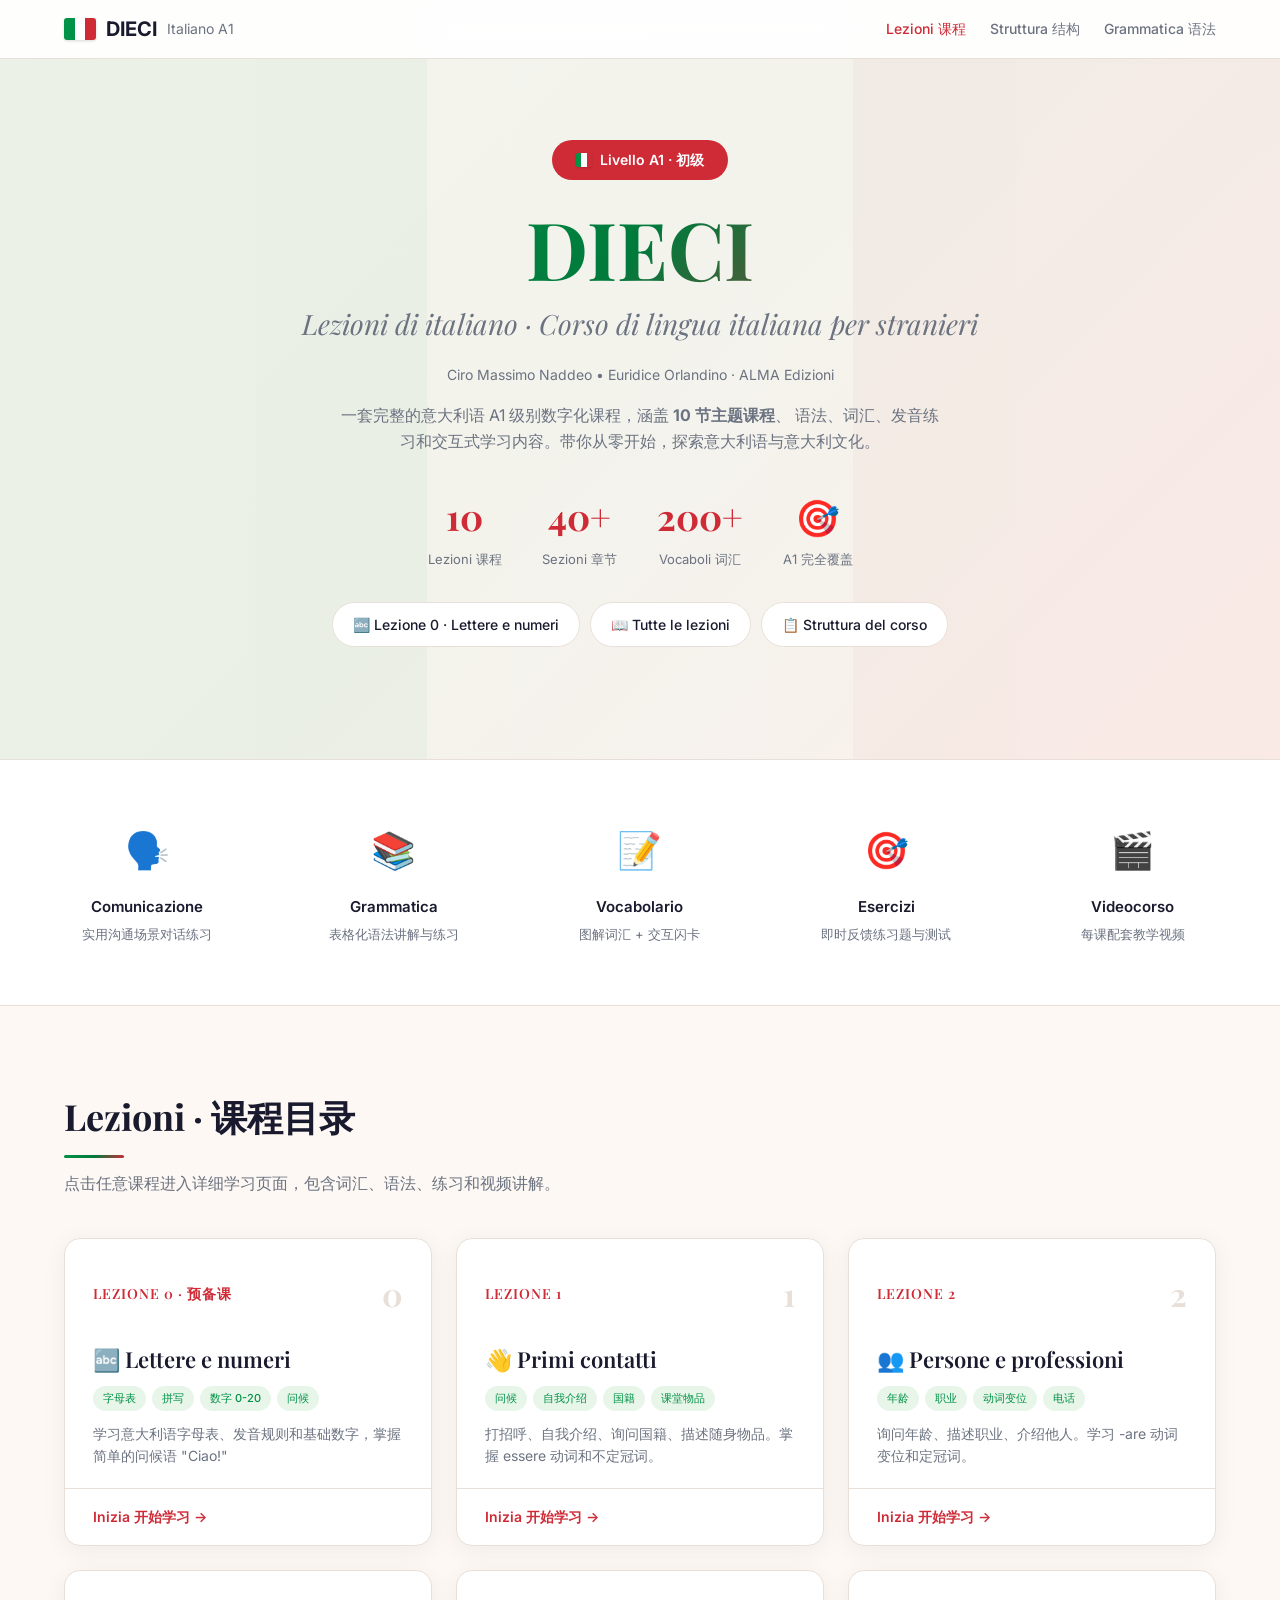
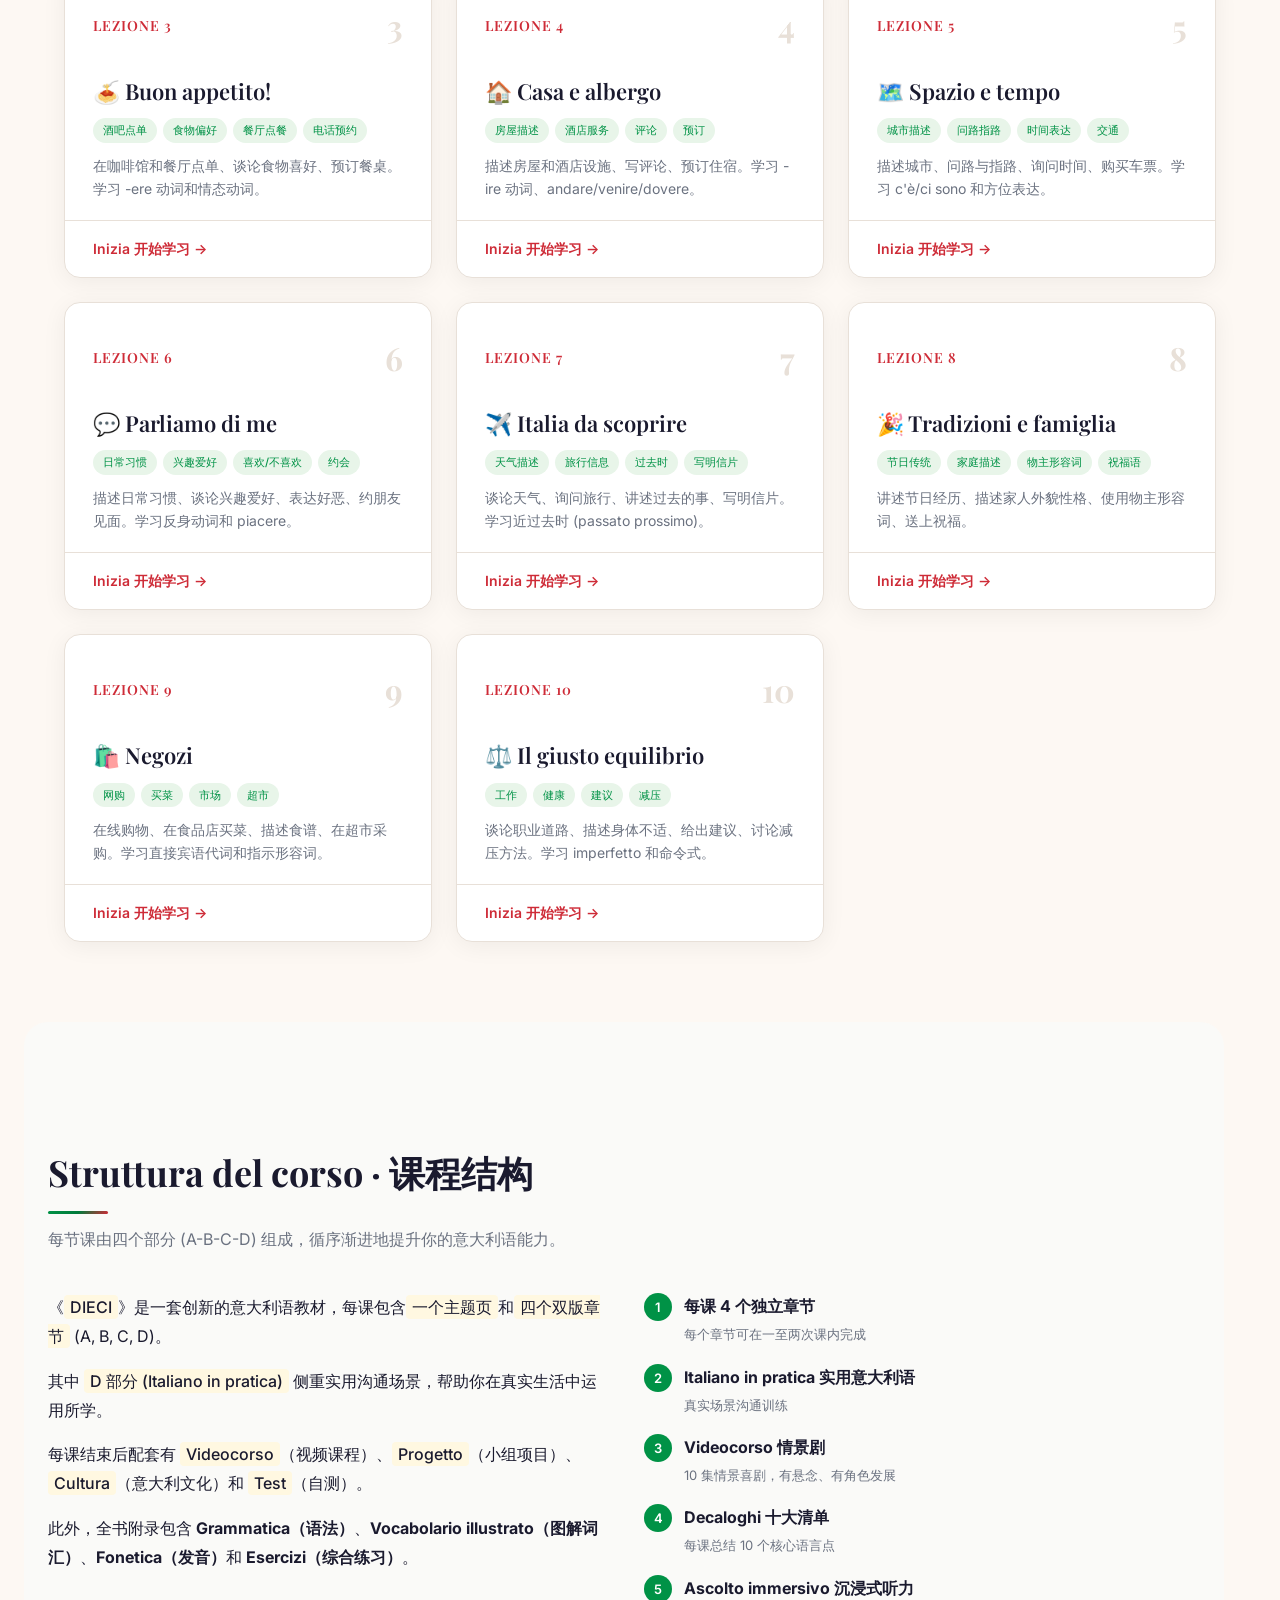
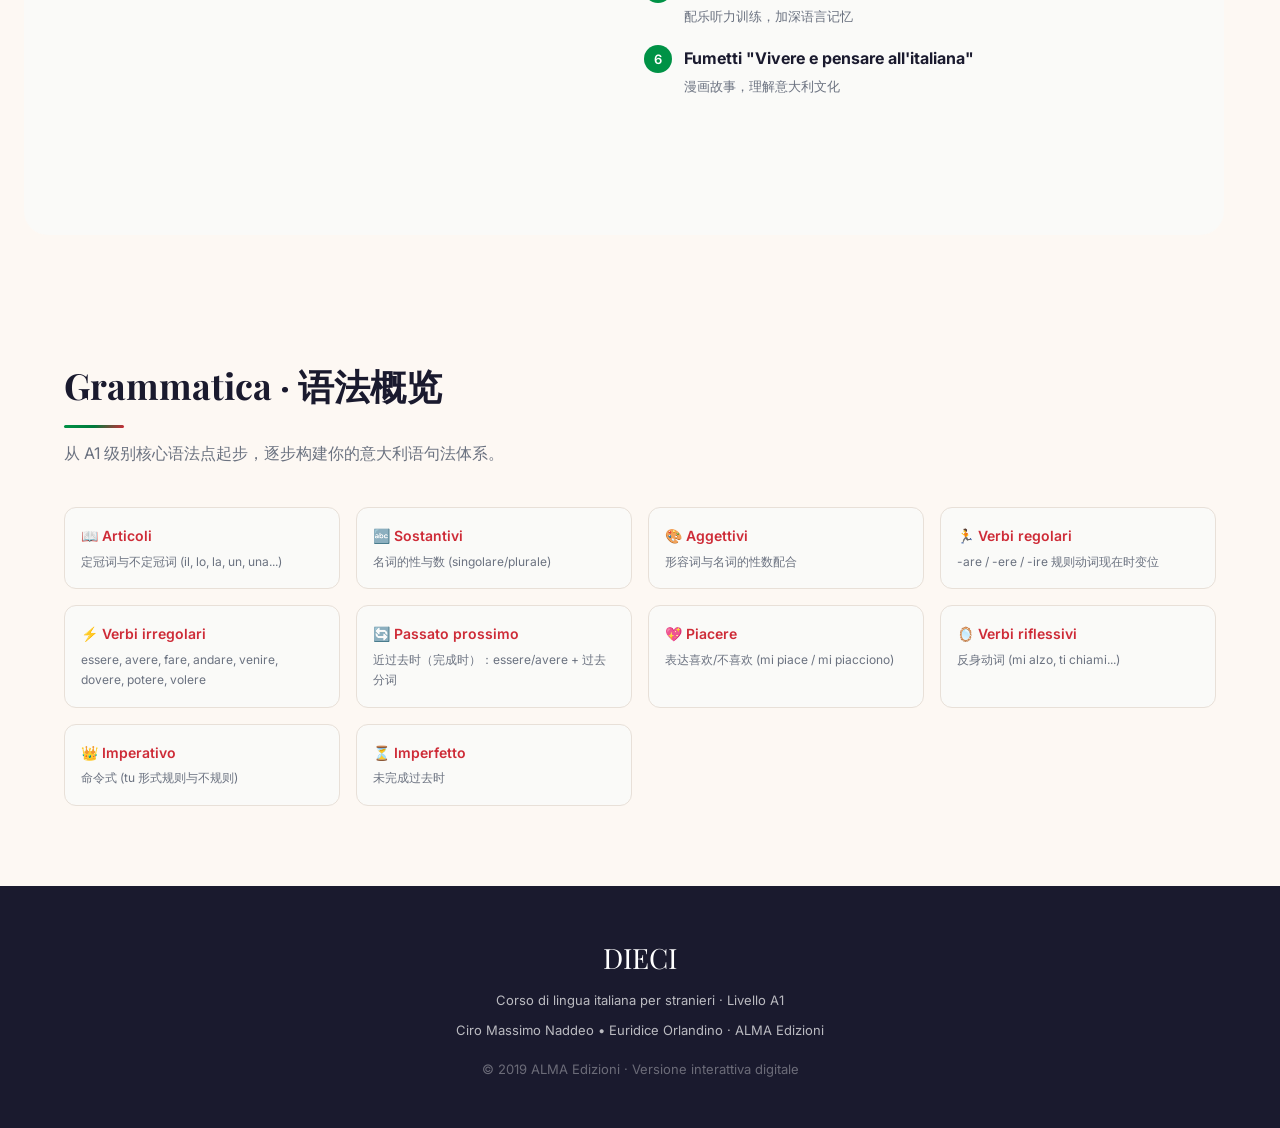
<file: index.html>
<!DOCTYPE html>
<html lang="zh-CN">
<head>
  <meta charset="UTF-8">
  <meta name="viewport" content="width=device-width, initial-scale=1.0">
  <title>DIECI - Corso di italiano A1 | 意大利语课程</title>
  <link rel="stylesheet" href="css/styles.css">
  <script src="audio/audio-data.js"></script>
  <script src="js/audio-player.js"></script>
  <style>
    .hero-flag-bg {
      position: absolute;
      top: 0; left: 0; right: 0; bottom: 0;
      display: flex;
      z-index: 0;
      opacity: 0.03;
    }
    .hero-flag-bg .stripe {
      flex: 1;
    }
    .hero-flag-bg .green { background: var(--italian-green); }
    .hero-flag-bg .white { background: var(--italian-white); }
    .hero-flag-bg .red { background: var(--italian-red); }
    .author-line {
      font-size: 14px;
      color: var(--text-muted);
      margin-bottom: 16px;
    }
    .stats-row {
      display: flex;
      justify-content: center;
      gap: 40px;
      margin: 32px 0;
    }
    .stat-item {
      text-align: center;
    }
    .stat-item .number {
      font-family: var(--font-serif);
      font-size: 36px;
      font-weight: 700;
      color: var(--italian-red);
    }
    .stat-item .label {
      font-size: 13px;
      color: var(--text-muted);
    }
    .quick-links {
      display: flex;
      flex-wrap: wrap;
      gap: 10px;
      justify-content: center;
      margin: 32px 0;
    }
    .quick-link {
      display: inline-flex;
      align-items: center;
      gap: 6px;
      padding: 10px 20px;
      background: white;
      border: 1px solid var(--border-light);
      border-radius: 100px;
      text-decoration: none;
      color: var(--text-dark);
      font-size: 14px;
      font-weight: 500;
      transition: all 0.2s;
    }
    .quick-link:hover {
      border-color: var(--italian-red);
      color: var(--italian-red);
      transform: translateY(-2px);
    }

    /* About the book section */
    .about-grid {
      display: grid;
      grid-template-columns: 1fr 1fr;
      gap: 40px;
      align-items: start;
    }
    .about-text p {
      margin-bottom: 16px;
      line-height: 1.8;
    }
    .about-text .highlight {
      background: var(--accent-gold-light);
      padding: 2px 6px;
      border-radius: 4px;
      font-weight: 500;
    }
    .book-features-list {
      list-style: none;
    }
    .book-features-list li {
      display: flex;
      gap: 12px;
      margin-bottom: 16px;
      align-items: flex-start;
    }
    .book-features-list .num {
      flex-shrink: 0;
      width: 28px;
      height: 28px;
      background: var(--italian-green);
      color: white;
      border-radius: 50%;
      display: flex;
      align-items: center;
      justify-content: center;
      font-size: 13px;
      font-weight: 600;
    }

    /* Grammar Section Preview */
    .grammar-preview-grid {
      display: grid;
      grid-template-columns: repeat(auto-fill, minmax(220px, 1fr));
      gap: 16px;
    }
    .grammar-topic {
      background: var(--bg-light);
      border: 1px solid var(--border-light);
      border-radius: 12px;
      padding: 16px;
      transition: all 0.2s;
      cursor: pointer;
    }
    .grammar-topic:hover {
      border-color: var(--italian-green);
    }
    .grammar-topic h4 {
      font-size: 14px;
      font-weight: 600;
      margin-bottom: 4px;
      color: var(--italian-red);
    }
    .grammar-topic p {
      font-size: 12px;
      color: var(--text-muted);
    }

    @media (max-width: 768px) {
      .about-grid { grid-template-columns: 1fr; }
      .stats-row { gap: 20px; flex-wrap: wrap; }
      .stat-item .number { font-size: 28px; }
    }
  </style>
</head>
<body>
  <div class="scroll-progress" id="scrollProgress"></div>

  <!-- Nav -->
  <nav class="top-nav" id="topNav">
    <div class="nav-inner">
      <a href="index.html" class="nav-logo">
        <div class="flag-icon"></div>
        DIECI <span style="font-weight:400;color:var(--text-muted);font-size:14px;">Italiano A1</span>
      </a>
      <ul class="nav-links">
        <li><a href="#lezioni" class="active">Lezioni 课程</a></li>
        <li><a href="#struttura">Struttura 结构</a></li>
        <li><a href="#grammatica">Grammatica 语法</a></li>
      </ul>
    </div>
  </nav>

  <!-- Hero -->
  <section class="hero">
    <div class="hero-flag-bg">
      <div class="stripe green"></div>
      <div class="stripe white"></div>
      <div class="stripe red"></div>
    </div>
    <div class="hero-content animate-in">
      <div class="level-badge">
        <span class="flag-emoji"></span> Livello A1 · 初级
      </div>
      <h1>DIECI</h1>
      <p class="subtitle">Lezioni di italiano · Corso di lingua italiana per stranieri</p>
      <p class="author-line">Ciro Massimo Naddeo • Euridice Orlandino · ALMA Edizioni</p>
      <p class="tagline">
        一套完整的意大利语 A1 级别数字化课程，涵盖 <strong>10 节主题课程</strong>、
       语法、词汇、发音练习和交互式学习内容。带你从零开始，探索意大利语与意大利文化。
      </p>
      <div class="stats-row">
        <div class="stat-item">
          <div class="number">10</div>
          <div class="label">Lezioni 课程</div>
        </div>
        <div class="stat-item">
          <div class="number">40+</div>
          <div class="label">Sezioni 章节</div>
        </div>
        <div class="stat-item">
          <div class="number">200+</div>
          <div class="label">Vocaboli 词汇</div>
        </div>
        <div class="stat-item">
          <div class="number">🎯</div>
          <div class="label">A1 完全覆盖</div>
        </div>
      </div>
      <div class="quick-links">
        <a href="lezione-0.html" class="quick-link">🔤 Lezione 0 · Lettere e numeri</a>
        <a href="#lezioni" class="quick-link">📖 Tutte le lezioni</a>
        <a href="#struttura" class="quick-link">📋 Struttura del corso</a>
      </div>
    </div>
  </section>

  <!-- Features Strip -->
  <div class="features-strip">
    <div class="features-grid">
      <div class="feature-item">
        <div class="icon">🗣️</div>
        <h4>Comunicazione</h4>
        <p>实用沟通场景对话练习</p>
      </div>
      <div class="feature-item">
        <div class="icon">📚</div>
        <h4>Grammatica</h4>
        <p>表格化语法讲解与练习</p>
      </div>
      <div class="feature-item">
        <div class="icon">📝</div>
        <h4>Vocabolario</h4>
        <p>图解词汇 + 交互闪卡</p>
      </div>
      <div class="feature-item">
        <div class="icon">🎯</div>
        <h4>Esercizi</h4>
        <p>即时反馈练习题与测试</p>
      </div>
      <div class="feature-item">
        <div class="icon">🎬</div>
        <h4>Videocorso</h4>
        <p>每课配套教学视频</p>
      </div>
    </div>
  </div>

  <!-- Lezioni Section -->
  <section class="section" id="lezioni">
    <h2 class="section-title">Lezioni · 课程目录</h2>
    <p class="section-subtitle">点击任意课程进入详细学习页面，包含词汇、语法、练习和视频讲解。</p>
    
    <div class="course-grid">
      <!-- Lezione 0: Lettere e numeri -->
      <div class="lesson-card" onclick="location.href='lezione-0.html'">
        <div class="card-header">
          <span class="lesson-number">Lezione 0 · 预备课</span>
          <span class="lesson-id">0</span>
        </div>
        <div class="card-body">
          <h3>🔤 Lettere e numeri</h3>
          <div class="lesson-goals">
            <span class="goal-tag">字母表</span>
            <span class="goal-tag">拼写</span>
            <span class="goal-tag">数字 0-20</span>
            <span class="goal-tag">问候</span>
          </div>
          <p class="lesson-preview">学习意大利语字母表、发音规则和基础数字，掌握简单的问候语 "Ciao!"</p>
        </div>
        <div class="card-footer">
          <a href="lezione-0.html" class="btn-study">Inizia 开始学习 →</a>
        </div>
      </div>

      <!-- Lezione 1 -->
      <div class="lesson-card" onclick="location.href='lezione-1.html'">
        <div class="card-header">
          <span class="lesson-number">Lezione 1</span>
          <span class="lesson-id">1</span>
        </div>
        <div class="card-body">
          <h3>👋 Primi contatti</h3>
          <div class="lesson-goals">
            <span class="goal-tag">问候</span>
            <span class="goal-tag">自我介绍</span>
            <span class="goal-tag">国籍</span>
            <span class="goal-tag">课堂物品</span>
          </div>
          <p class="lesson-preview">打招呼、自我介绍、询问国籍、描述随身物品。掌握 essere 动词和不定冠词。</p>
        </div>
        <div class="card-footer">
          <a href="lezione-1.html" class="btn-study">Inizia 开始学习 →</a>
        </div>
      </div>

      <!-- Lezione 2 -->
      <div class="lesson-card" onclick="location.href='lezione-2.html'">
        <div class="card-header">
          <span class="lesson-number">Lezione 2</span>
          <span class="lesson-id">2</span>
        </div>
        <div class="card-body">
          <h3>👥 Persone e professioni</h3>
          <div class="lesson-goals">
            <span class="goal-tag">年龄</span>
            <span class="goal-tag">职业</span>
            <span class="goal-tag">动词变位</span>
            <span class="goal-tag">电话</span>
          </div>
          <p class="lesson-preview">询问年龄、描述职业、介绍他人。学习 -are 动词变位和定冠词。</p>
        </div>
        <div class="card-footer">
          <a href="lezione-2.html" class="btn-study">Inizia 开始学习 →</a>
        </div>
      </div>

      <!-- Lezione 3 -->
      <div class="lesson-card" onclick="location.href='lezione-3.html'">
        <div class="card-header">
          <span class="lesson-number">Lezione 3</span>
          <span class="lesson-id">3</span>
        </div>
        <div class="card-body">
          <h3>🍝 Buon appetito!</h3>
          <div class="lesson-goals">
            <span class="goal-tag">酒吧点单</span>
            <span class="goal-tag">食物偏好</span>
            <span class="goal-tag">餐厅点餐</span>
            <span class="goal-tag">电话预约</span>
          </div>
          <p class="lesson-preview">在咖啡馆和餐厅点单、谈论食物喜好、预订餐桌。学习 -ere 动词和情态动词。</p>
        </div>
        <div class="card-footer">
          <a href="lezione-3.html" class="btn-study">Inizia 开始学习 →</a>
        </div>
      </div>

      <!-- Lezione 4 -->
      <div class="lesson-card" onclick="location.href='lezione-4.html'">
        <div class="card-header">
          <span class="lesson-number">Lezione 4</span>
          <span class="lesson-id">4</span>
        </div>
        <div class="card-body">
          <h3>🏠 Casa e albergo</h3>
          <div class="lesson-goals">
            <span class="goal-tag">房屋描述</span>
            <span class="goal-tag">酒店服务</span>
            <span class="goal-tag">评论</span>
            <span class="goal-tag">预订</span>
          </div>
          <p class="lesson-preview">描述房屋和酒店设施、写评论、预订住宿。学习 -ire 动词、andare/venire/dovere。</p>
        </div>
        <div class="card-footer">
          <a href="lezione-4.html" class="btn-study">Inizia 开始学习 →</a>
        </div>
      </div>

      <!-- Lezione 5 -->
      <div class="lesson-card" onclick="location.href='lezione-5.html'">
        <div class="card-header">
          <span class="lesson-number">Lezione 5</span>
          <span class="lesson-id">5</span>
        </div>
        <div class="card-body">
          <h3>🗺️ Spazio e tempo</h3>
          <div class="lesson-goals">
            <span class="goal-tag">城市描述</span>
            <span class="goal-tag">问路指路</span>
            <span class="goal-tag">时间表达</span>
            <span class="goal-tag">交通</span>
          </div>
          <p class="lesson-preview">描述城市、问路与指路、询问时间、购买车票。学习 c'è/ci sono 和方位表达。</p>
        </div>
        <div class="card-footer">
          <a href="lezione-5.html" class="btn-study">Inizia 开始学习 →</a>
        </div>
      </div>

      <!-- Lezione 6 -->
      <div class="lesson-card" onclick="location.href='lezione-6.html'">
        <div class="card-header">
          <span class="lesson-number">Lezione 6</span>
          <span class="lesson-id">6</span>
        </div>
        <div class="card-body">
          <h3>💬 Parliamo di me</h3>
          <div class="lesson-goals">
            <span class="goal-tag">日常习惯</span>
            <span class="goal-tag">兴趣爱好</span>
            <span class="goal-tag">喜欢/不喜欢</span>
            <span class="goal-tag">约会</span>
          </div>
          <p class="lesson-preview">描述日常习惯、谈论兴趣爱好、表达好恶、约朋友见面。学习反身动词和 piacere。</p>
        </div>
        <div class="card-footer">
          <a href="lezione-6.html" class="btn-study">Inizia 开始学习 →</a>
        </div>
      </div>

      <!-- Lezione 7 -->
      <div class="lesson-card" onclick="location.href='lezione-7.html'">
        <div class="card-header">
          <span class="lesson-number">Lezione 7</span>
          <span class="lesson-id">7</span>
        </div>
        <div class="card-body">
          <h3>✈️ Italia da scoprire</h3>
          <div class="lesson-goals">
            <span class="goal-tag">天气描述</span>
            <span class="goal-tag">旅行信息</span>
            <span class="goal-tag">过去时</span>
            <span class="goal-tag">写明信片</span>
          </div>
          <p class="lesson-preview">谈论天气、询问旅行、讲述过去的事、写明信片。学习近过去时 (passato prossimo)。</p>
        </div>
        <div class="card-footer">
          <a href="lezione-7.html" class="btn-study">Inizia 开始学习 →</a>
        </div>
      </div>

      <!-- Lezione 8 -->
      <div class="lesson-card" onclick="location.href='lezione-8.html'">
        <div class="card-header">
          <span class="lesson-number">Lezione 8</span>
          <span class="lesson-id">8</span>
        </div>
        <div class="card-body">
          <h3>🎉 Tradizioni e famiglia</h3>
          <div class="lesson-goals">
            <span class="goal-tag">节日传统</span>
            <span class="goal-tag">家庭描述</span>
            <span class="goal-tag">物主形容词</span>
            <span class="goal-tag">祝福语</span>
          </div>
          <p class="lesson-preview">讲述节日经历、描述家人外貌性格、使用物主形容词、送上祝福。</p>
        </div>
        <div class="card-footer">
          <a href="lezione-8.html" class="btn-study">Inizia 开始学习 →</a>
        </div>
      </div>

      <!-- Lezione 9 -->
      <div class="lesson-card" onclick="location.href='lezione-9.html'">
        <div class="card-header">
          <span class="lesson-number">Lezione 9</span>
          <span class="lesson-id">9</span>
        </div>
        <div class="card-body">
          <h3>🛍️ Negozi</h3>
          <div class="lesson-goals">
            <span class="goal-tag">网购</span>
            <span class="goal-tag">买菜</span>
            <span class="goal-tag">市场</span>
            <span class="goal-tag">超市</span>
          </div>
          <p class="lesson-preview">在线购物、在食品店买菜、描述食谱、在超市采购。学习直接宾语代词和指示形容词。</p>
        </div>
        <div class="card-footer">
          <a href="lezione-9.html" class="btn-study">Inizia 开始学习 →</a>
        </div>
      </div>

      <!-- Lezione 10 -->
      <div class="lesson-card" onclick="location.href='lezione-10.html'">
        <div class="card-header">
          <span class="lesson-number">Lezione 10</span>
          <span class="lesson-id">10</span>
        </div>
        <div class="card-body">
          <h3>⚖️ Il giusto equilibrio</h3>
          <div class="lesson-goals">
            <span class="goal-tag">工作</span>
            <span class="goal-tag">健康</span>
            <span class="goal-tag">建议</span>
            <span class="goal-tag">减压</span>
          </div>
          <p class="lesson-preview">谈论职业道路、描述身体不适、给出建议、讨论减压方法。学习 imperfetto 和命令式。</p>
        </div>
        <div class="card-footer">
          <a href="lezione-10.html" class="btn-study">Inizia 开始学习 →</a>
        </div>
      </div>
    </div>
  </section>

  <!-- Struttura del corso -->
  <section class="section" id="struttura" style="background:var(--bg-light);border-radius:24px;margin:0 24px 40px;">
    <div style="padding:40px 0;">
      <h2 class="section-title">Struttura del corso · 课程结构</h2>
      <p class="section-subtitle">每节课由四个部分 (A-B-C-D) 组成，循序渐进地提升你的意大利语能力。</p>
      <div class="about-grid" style="margin-top:32px;">
        <div class="about-text">
          <p>《<span class="highlight">DIECI</span>》是一套创新的意大利语教材，每课包含<span class="highlight">一个主题页</span>和<span class="highlight">四个双版章节</span> (A, B, C, D)。</p>
          <p>其中 <span class="highlight">D 部分 (Italiano in pratica)</span> 侧重实用沟通场景，帮助你在真实生活中运用所学。</p>
          <p>每课结束后配套有 <span class="highlight">Videocorso</span>（视频课程）、<span class="highlight">Progetto</span>（小组项目）、<span class="highlight">Cultura</span>（意大利文化）和 <span class="highlight">Test</span>（自测）。</p>
          <p>此外，全书附录包含 <strong>Grammatica（语法）</strong>、<strong>Vocabolario illustrato（图解词汇）</strong>、<strong>Fonetica（发音）</strong>和 <strong>Esercizi（综合练习）</strong>。</p>
        </div>
        <div>
          <ul class="book-features-list">
            <li><span class="num">1</span><div><strong>每课 4 个独立章节</strong><br><span style="font-size:13px;color:var(--text-muted);">每个章节可在一至两次课内完成</span></div></li>
            <li><span class="num">2</span><div><strong>Italiano in pratica 实用意大利语</strong><br><span style="font-size:13px;color:var(--text-muted);">真实场景沟通训练</span></div></li>
            <li><span class="num">3</span><div><strong>Videocorso 情景剧</strong><br><span style="font-size:13px;color:var(--text-muted);">10 集情景喜剧，有悬念、有角色发展</span></div></li>
            <li><span class="num">4</span><div><strong>Decaloghi 十大清单</strong><br><span style="font-size:13px;color:var(--text-muted);">每课总结 10 个核心语言点</span></div></li>
            <li><span class="num">5</span><div><strong>Ascolto immersivo 沉浸式听力</strong><br><span style="font-size:13px;color:var(--text-muted);">配乐听力训练，加深语言记忆</span></div></li>
            <li><span class="num">6</span><div><strong>Fumetti "Vivere e pensare all'italiana"</strong><br><span style="font-size:13px;color:var(--text-muted);">漫画故事，理解意大利文化</span></div></li>
          </ul>
        </div>
      </div>
    </div>
  </section>

  <!-- Grammar Preview -->
  <section class="section" id="grammatica">
    <h2 class="section-title">Grammatica · 语法概览</h2>
    <p class="section-subtitle">从 A1 级别核心语法点起步，逐步构建你的意大利语句法体系。</p>
    <div class="grammar-preview-grid">
      <div class="grammar-topic">
        <h4>📖 Articoli</h4>
        <p>定冠词与不定冠词 (il, lo, la, un, una...)</p>
      </div>
      <div class="grammar-topic">
        <h4>🔤 Sostantivi</h4>
        <p>名词的性与数 (singolare/plurale)</p>
      </div>
      <div class="grammar-topic">
        <h4>🎨 Aggettivi</h4>
        <p>形容词与名词的性数配合</p>
      </div>
      <div class="grammar-topic">
        <h4>🏃 Verbi regolari</h4>
        <p>-are / -ere / -ire 规则动词现在时变位</p>
      </div>
      <div class="grammar-topic">
        <h4>⚡ Verbi irregolari</h4>
        <p>essere, avere, fare, andare, venire, dovere, potere, volere</p>
      </div>
      <div class="grammar-topic">
        <h4>🔄 Passato prossimo</h4>
        <p>近过去时（完成时）：essere/avere + 过去分词</p>
      </div>
      <div class="grammar-topic">
        <h4>💖 Piacere</h4>
        <p>表达喜欢/不喜欢 (mi piace / mi piacciono)</p>
      </div>
      <div class="grammar-topic">
        <h4>🪞 Verbi riflessivi</h4>
        <p>反身动词 (mi alzo, ti chiami...)</p>
      </div>
      <div class="grammar-topic">
        <h4>👑 Imperativo</h4>
        <p>命令式 (tu 形式规则与不规则)</p>
      </div>
      <div class="grammar-topic">
        <h4>⏳ Imperfetto</h4>
        <p>未完成过去时</p>
      </div>
    </div>
  </section>

  <!-- Footer -->
  <footer class="site-footer">
    <div class="footer-logo">DIECI</div>
    <p>Corso di lingua italiana per stranieri · Livello A1</p>
    <p style="margin-top:8px;">Ciro Massimo Naddeo • Euridice Orlandino · ALMA Edizioni</p>
    <p style="margin-top:16px;opacity:0.5;">© 2019 ALMA Edizioni · Versione interattiva digitale</p>
  </footer>

  <script>
    // Scroll progress
    window.addEventListener('scroll', () => {
      const scrollTop = document.documentElement.scrollTop;
      const scrollHeight = document.documentElement.scrollHeight - window.innerHeight;
      const progress = (scrollTop / scrollHeight) * 100;
      document.getElementById('scrollProgress').style.width = progress + '%';

      // Nav shadow
      if (scrollTop > 50) {
        document.getElementById('topNav').classList.add('scrolled');
      } else {
        document.getElementById('topNav').classList.remove('scrolled');
      }
    });

    // Animation on scroll
    const observer = new IntersectionObserver((entries) => {
      entries.forEach(entry => {
        if (entry.isIntersecting) {
          entry.target.style.opacity = '1';
          entry.target.style.transform = 'translateY(0)';
        }
      });
    }, { threshold: 0.1 });

    document.querySelectorAll('.lesson-card, .grammar-topic').forEach(el => {
      el.style.opacity = '0';
      el.style.transform = 'translateY(20px)';
      el.style.transition = 'opacity 0.5s ease, transform 0.5s ease';
      observer.observe(el);
    });
  </script>
</body>
</html>
</file>
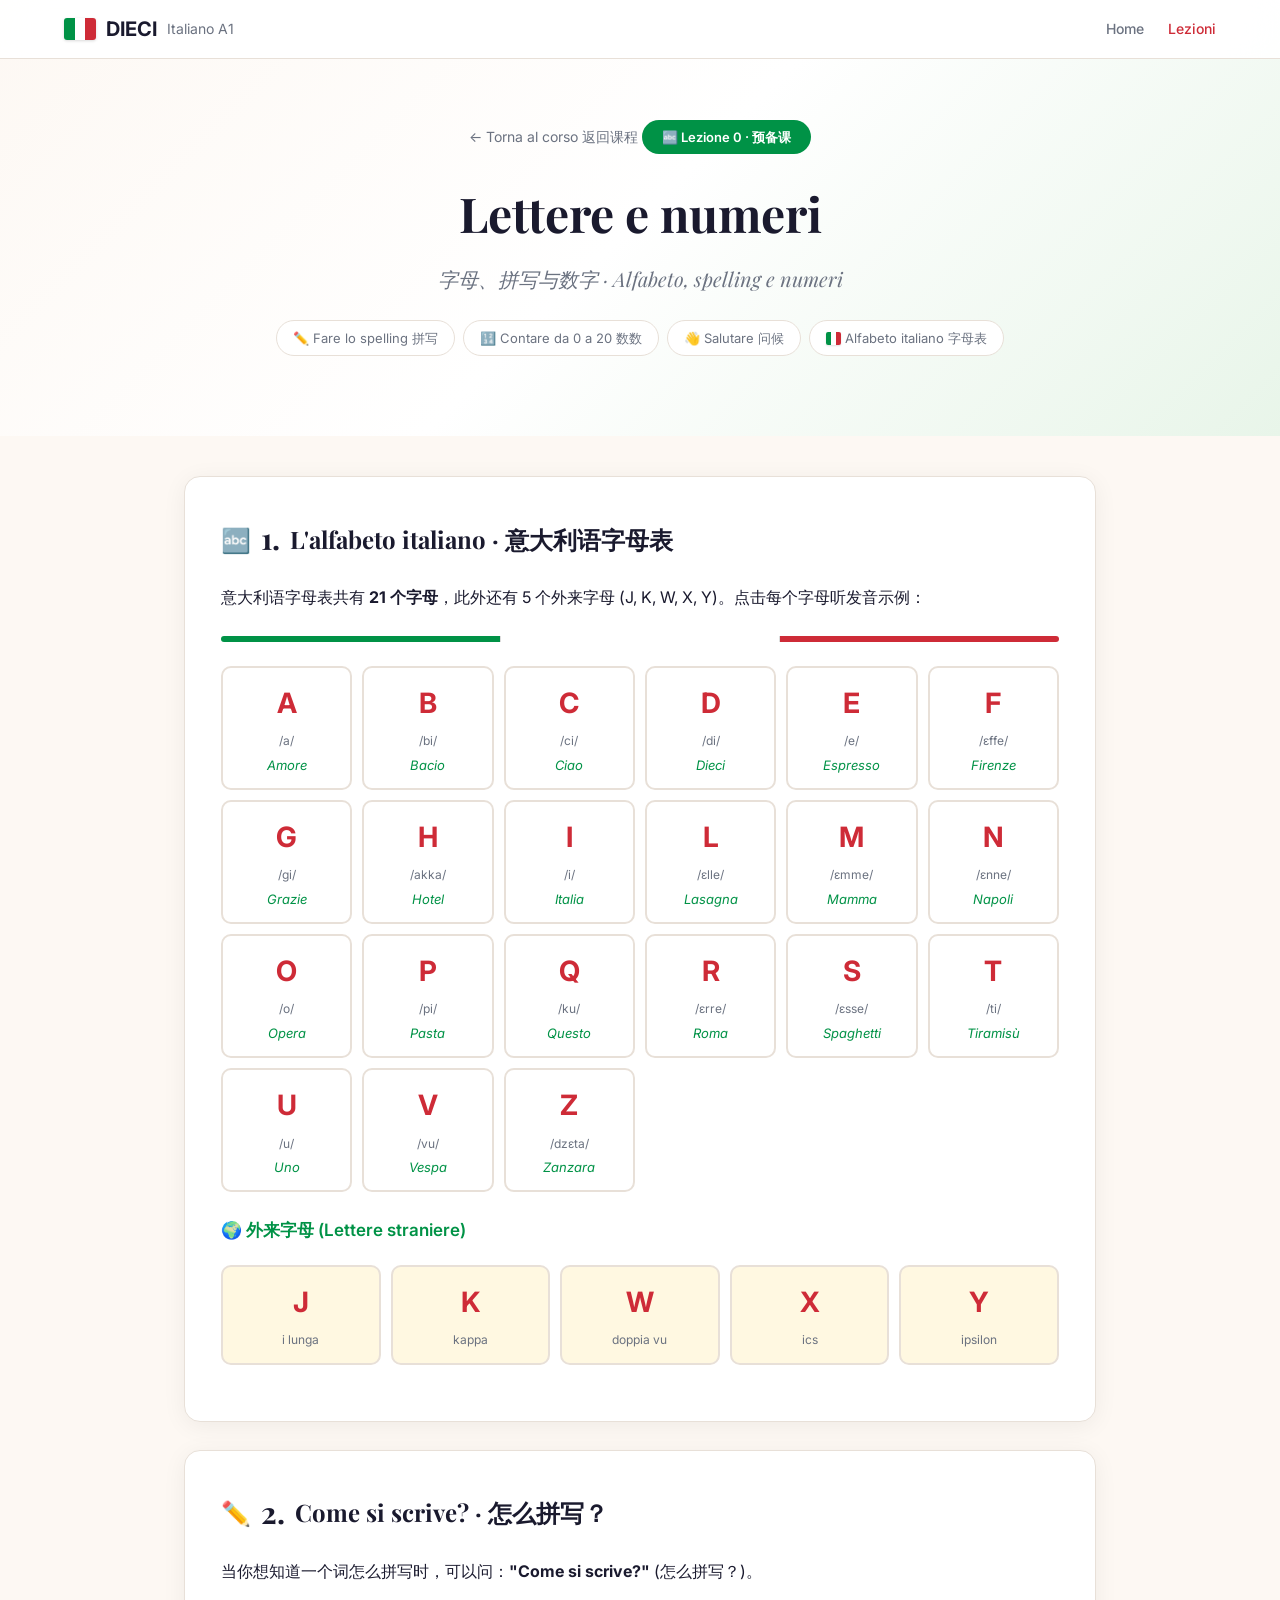
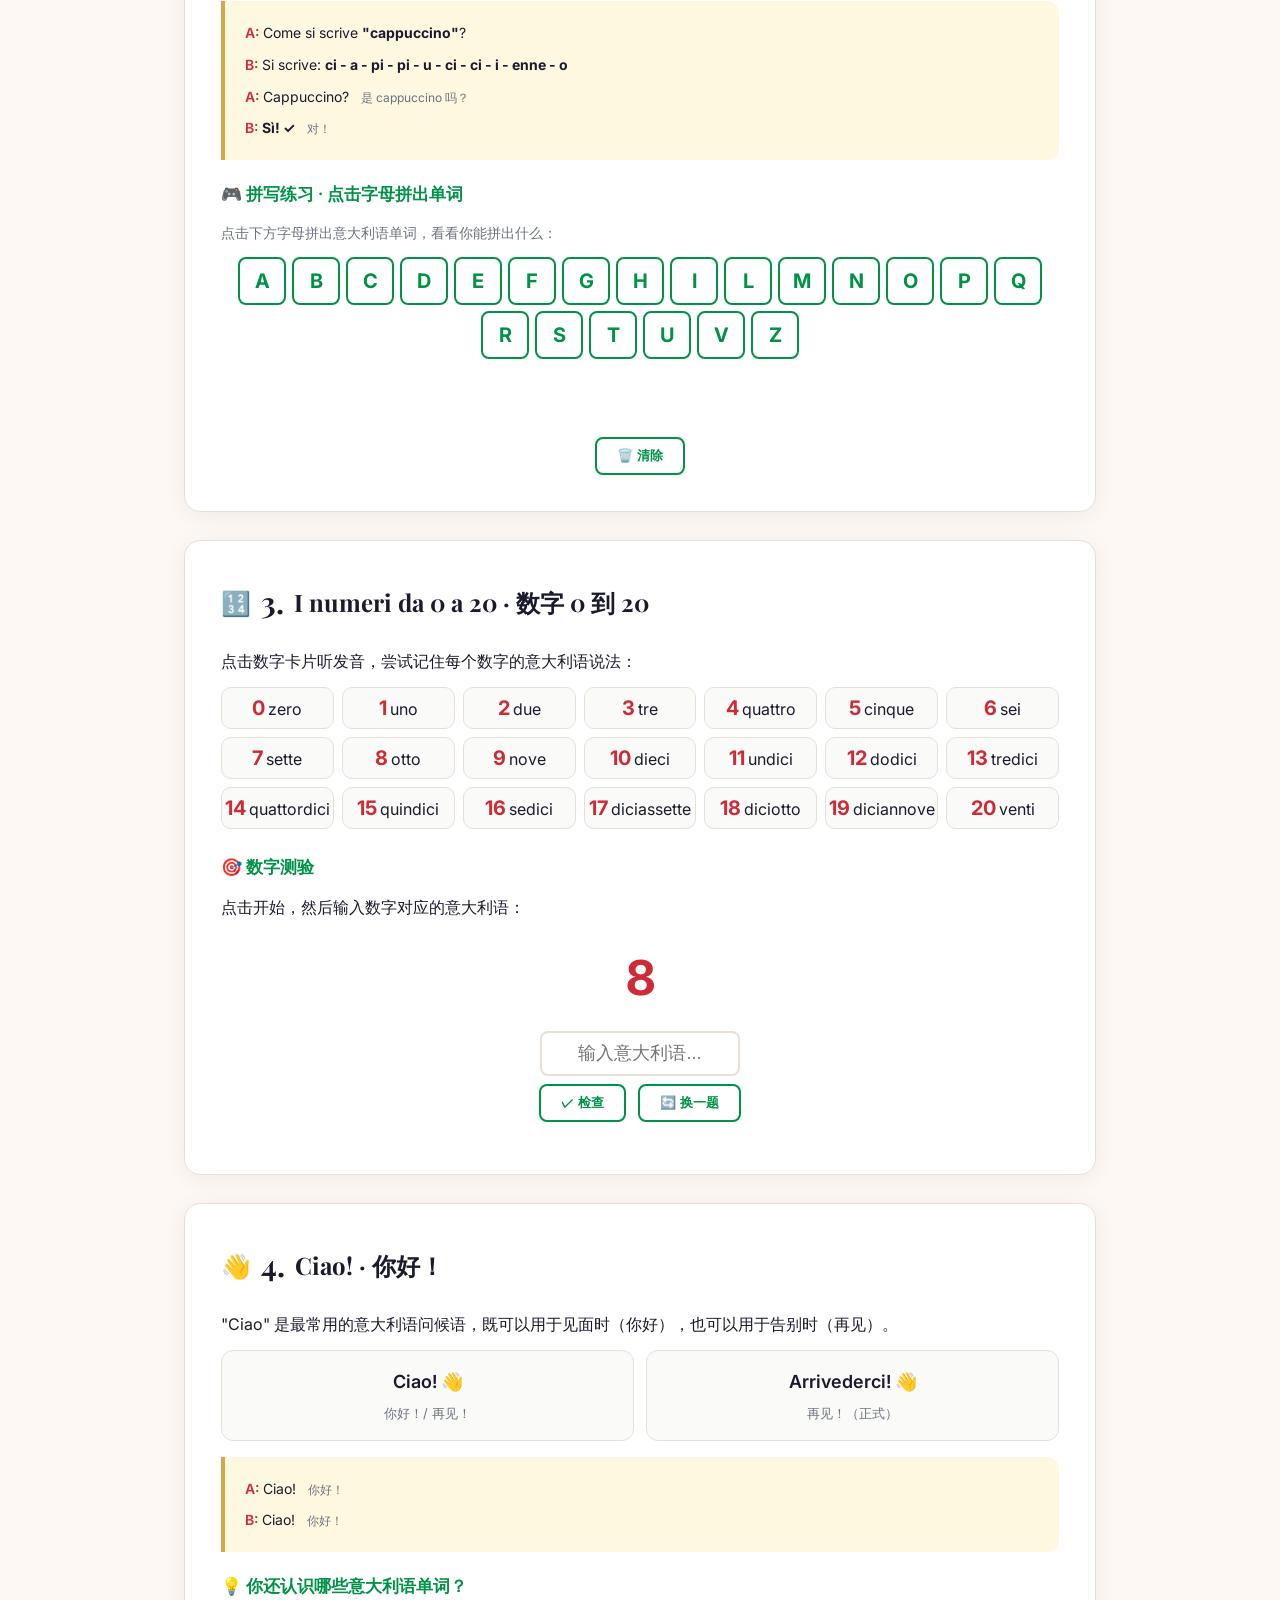
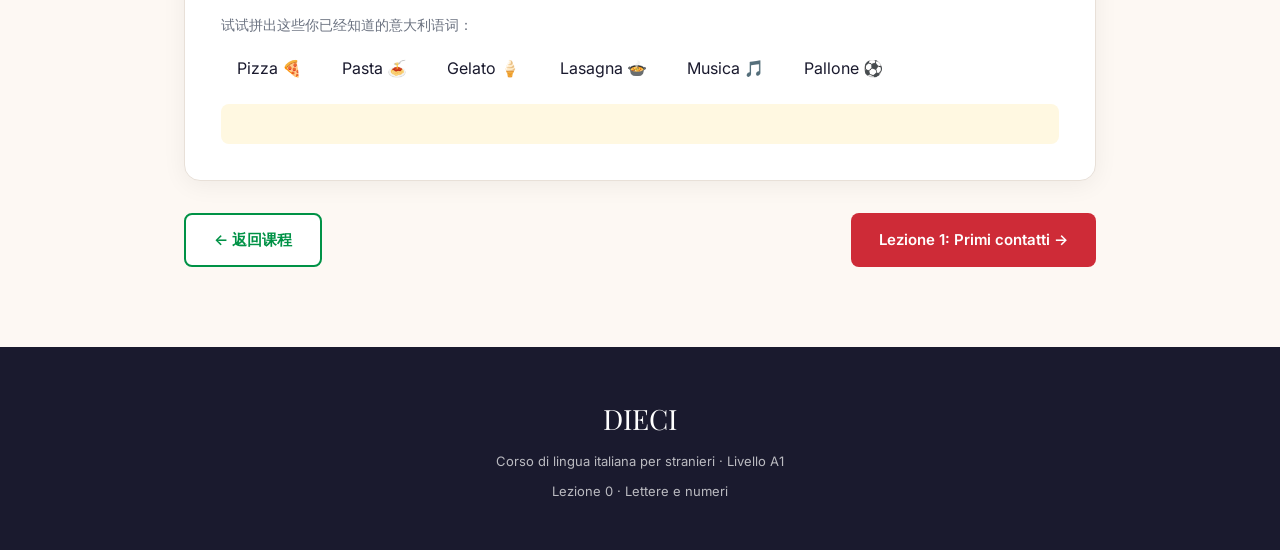
<file: lezione-0.html>
<!DOCTYPE html>
<html lang="zh-CN">
<head>
  <meta charset="UTF-8">
  <meta name="viewport" content="width=device-width, initial-scale=1.0">
  <title>Lezione 0 · Lettere e numeri · DIECI A1</title>
  <link rel="stylesheet" href="css/styles.css">
  <script src="audio/audio-data.js"></script>
  <script src="js/audio-player.js"></script>
  <style>
    .alphabet-grid {
      display: grid;
      grid-template-columns: repeat(auto-fill, minmax(120px, 1fr));
      gap: 10px;
      margin: 20px 0;
    }
    .alphabet-card {
      background: white;
      border: 2px solid var(--border-light);
      border-radius: 10px;
      padding: 12px 8px;
      text-align: center;
      cursor: pointer;
      transition: all 0.3s;
    }
    .alphabet-card:hover {
      border-color: var(--italian-red);
      transform: scale(1.05);
      box-shadow: 0 4px 12px rgba(206,43,55,0.15);
    }
    .alphabet-card .letter {
      font-size: 28px;
      font-weight: 700;
      color: var(--italian-red);
    }
    .alphabet-card .pronounce {
      font-size: 12px;
      color: var(--text-muted);
      margin-top: 4px;
    }
    .alphabet-card .example {
      font-size: 13px;
      color: var(--italian-green);
      margin-top: 2px;
      font-style: italic;
    }

    .number-grid {
      display: grid;
      grid-template-columns: repeat(auto-fill, minmax(100px, 1fr));
      gap: 8px;
    }
    .number-card {
      background: var(--bg-light);
      border: 1px solid var(--border-light);
      border-radius: 10px;
      padding: 8px 6px;
      text-align: center;
      transition: all 0.2s;
      display: inline-flex;
      align-items: baseline;
      justify-content: center;
      gap: 3px;
    }
    .number-card:hover { border-color: var(--italian-gold); }
    .number-card .num { font-size: 20px; font-weight: 700; color: var(--italian-red); line-height: 1.2; }
    .number-card .it { font-size: 16px; color: var(--text-dark); line-height: 1.2; }

    .spelling-game {
      display: flex;
      flex-wrap: wrap;
      gap: 10px;
      justify-content: center;
      margin: 16px 0;
    }
    .spelling-letter {
      width: 48px;
      height: 48px;
      display: flex;
      align-items: center;
      justify-content: center;
      background: white;
      border: 2px solid var(--italian-green);
      border-radius: 8px;
      font-size: 20px;
      font-weight: 700;
      color: var(--italian-green);
      transition: all 0.2s;
    }
    .spelling-letter.revealed {
      background: var(--italian-green);
      color: white;
    }

    .italian-flag-colors {
      display: flex;
      height: 6px;
      border-radius: 3px;
      overflow: hidden;
      margin: 24px 0;
    }
    .italian-flag-colors span {
      flex: 1;
    }
    .italian-flag-colors .green { background: var(--italian-green); }
    .italian-flag-colors .white { background: var(--italian-white); border-left: 1px solid #ddd; border-right: 1px solid #ddd; }
    .italian-flag-colors .red { background: var(--italian-red); }

    /* 章节编号字体 — 数字比大写字母矮，放大以对齐 */
    .lesson-section h2 .section-num {
      font-size: 1.25em;
      vertical-align: baseline;
    }

    /* 对话间距紧凑 */
    .lesson-content .dialog-box .dialog-line {
      gap: 4px;
    }
    .lesson-content .dialog-box .dialog-speaker {
      min-width: auto;
      margin-right: 0;
    }
    .lesson-content .dialog-box .dialog-text {
      margin-left: 0;
    }


  </style>
</head>
<body>
  <div class="scroll-progress" id="scrollProgress"></div>

  <nav class="top-nav" id="topNav">
    <div class="nav-inner">
      <a href="index.html" class="nav-logo">
        <div class="flag-icon"></div>
        DIECI <span style="font-weight:400;color:var(--text-muted);font-size:14px;">Italiano A1</span>
      </a>
      <ul class="nav-links">
        <li><a href="index.html">Home</a></li>
        <li><a href="index.html#lezioni" class="active">Lezioni</a></li>
      </ul>
    </div>
  </nav>

  <!-- Hero -->
  <section class="lesson-hero">
    <a href="index.html" class="back-link">← Torna al corso 返回课程</a>
    <div class="lesson-badge">🔤 Lezione 0 · 预备课</div>
    <h1>Lettere e numeri</h1>
    <p class="subtitle">字母、拼写与数字 · Alfabeto, spelling e numeri</p>
    <div class="lesson-goals-bar">
      <span class="goal">✏️ Fare lo spelling 拼写</span>
      <span class="goal">🔢 Contare da 0 a 20 数数</span>
      <span class="goal">👋 Salutare 问候</span>
      <span class="goal"><span class="flag-emoji"></span> Alfabeto italiano 字母表</span>
    </div>
  </section>

  <div class="lesson-content">
    <!-- Section A: Alfabeto -->
    <div class="lesson-section">
      <h2>🔤 <span class="section-num">1.</span> L'alfabeto italiano · 意大利语字母表</h2>
      <p>意大利语字母表共有 <strong>21 个字母</strong>，此外还有 5 个外来字母 (J, K, W, X, Y)。点击每个字母听发音示例：</p>
      
      <div class="italian-flag-colors">
        <span class="green"></span><span class="white"></span><span class="red"></span>
      </div>

      <div class="alphabet-grid" id="alphabetGrid">
        <div class="alphabet-card" onclick="speak('a')">
          <div class="letter">A</div>
          <div class="pronounce">/a/</div>
          <div class="example">Amore</div>
        </div>
        <div class="alphabet-card" onclick="speak('bi')">
          <div class="letter">B</div>
          <div class="pronounce">/bi/</div>
          <div class="example">Bacio</div>
        </div>
        <div class="alphabet-card" onclick="speak('ci')">
          <div class="letter">C</div>
          <div class="pronounce">/ci/</div>
          <div class="example">Ciao</div>
        </div>
        <div class="alphabet-card" onclick="speak('di')">
          <div class="letter">D</div>
          <div class="pronounce">/di/</div>
          <div class="example">Dieci</div>
        </div>
        <div class="alphabet-card" onclick="speak('e')">
          <div class="letter">E</div>
          <div class="pronounce">/e/</div>
          <div class="example">Espresso</div>
        </div>
        <div class="alphabet-card" onclick="speak('effe')">
          <div class="letter">F</div>
          <div class="pronounce">/ɛffe/</div>
          <div class="example">Firenze</div>
        </div>
        <div class="alphabet-card" onclick="speak('gi')">
          <div class="letter">G</div>
          <div class="pronounce">/gi/</div>
          <div class="example">Grazie</div>
        </div>
        <div class="alphabet-card" onclick="speak('acca')">
          <div class="letter">H</div>
          <div class="pronounce">/akka/</div>
          <div class="example">Hotel</div>
        </div>
        <div class="alphabet-card" onclick="speak('i')">
          <div class="letter">I</div>
          <div class="pronounce">/i/</div>
          <div class="example">Italia</div>
        </div>
        <div class="alphabet-card" onclick="speak('elle')">
          <div class="letter">L</div>
          <div class="pronounce">/ɛlle/</div>
          <div class="example">Lasagna</div>
        </div>
        <div class="alphabet-card" onclick="speak('emme')">
          <div class="letter">M</div>
          <div class="pronounce">/ɛmme/</div>
          <div class="example">Mamma</div>
        </div>
        <div class="alphabet-card" onclick="speak('enne')">
          <div class="letter">N</div>
          <div class="pronounce">/ɛnne/</div>
          <div class="example">Napoli</div>
        </div>
        <div class="alphabet-card" onclick="speak('o')">
          <div class="letter">O</div>
          <div class="pronounce">/o/</div>
          <div class="example">Opera</div>
        </div>
        <div class="alphabet-card" onclick="speak('pi')">
          <div class="letter">P</div>
          <div class="pronounce">/pi/</div>
          <div class="example">Pasta</div>
        </div>
        <div class="alphabet-card" onclick="speak('ku')">
          <div class="letter">Q</div>
          <div class="pronounce">/ku/</div>
          <div class="example">Questo</div>
        </div>
        <div class="alphabet-card" onclick="speak('erre')">
          <div class="letter">R</div>
          <div class="pronounce">/ɛrre/</div>
          <div class="example">Roma</div>
        </div>
        <div class="alphabet-card" onclick="speak('esse')">
          <div class="letter">S</div>
          <div class="pronounce">/ɛsse/</div>
          <div class="example">Spaghetti</div>
        </div>
        <div class="alphabet-card" onclick="speak('ti')">
          <div class="letter">T</div>
          <div class="pronounce">/ti/</div>
          <div class="example">Tiramisù</div>
        </div>
        <div class="alphabet-card" onclick="speak('u')">
          <div class="letter">U</div>
          <div class="pronounce">/u/</div>
          <div class="example">Uno</div>
        </div>
        <div class="alphabet-card" onclick="speak('vu')">
          <div class="letter">V</div>
          <div class="pronounce">/vu/</div>
          <div class="example">Vespa</div>
        </div>
        <div class="alphabet-card" onclick="speak('zeta')">
          <div class="letter">Z</div>
          <div class="pronounce">/dzɛta/</div>
          <div class="example">Zanzara</div>
        </div>
      </div>

      <h3 style="margin-top:24px;">🌍 外来字母 (Lettere straniere)</h3>
      <div class="alphabet-grid" style="grid-template-columns:repeat(5,1fr);">
        <div class="alphabet-card" onclick="speak('i lunga')" style="background:var(--accent-gold-light);">
          <div class="letter">J</div>
          <div class="pronounce">i lunga</div>
        </div>
        <div class="alphabet-card" onclick="speak('kappa')" style="background:var(--accent-gold-light);">
          <div class="letter">K</div>
          <div class="pronounce">kappa</div>
        </div>
        <div class="alphabet-card" onclick="speak('doppia vu')" style="background:var(--accent-gold-light);">
          <div class="letter">W</div>
          <div class="pronounce">doppia vu</div>
        </div>
        <div class="alphabet-card" onclick="speak('ics')" style="background:var(--accent-gold-light);">
          <div class="letter">X</div>
          <div class="pronounce">ics</div>
        </div>
        <div class="alphabet-card" onclick="speak('ipsilon')" style="background:var(--accent-gold-light);">
          <div class="letter">Y</div>
          <div class="pronounce">ipsilon</div>
        </div>
      </div>
    </div>

    <!-- Section B: Spelling -->
    <div class="lesson-section">
      <h2>✏️ <span class="section-num">2.</span> Come si scrive? · 怎么拼写？</h2>
      <p>当你想知道一个词怎么拼写时，可以问：<strong>"Come si scrive?"</strong> (怎么拼写？)。</p>
      
      <div class="dialog-box">
        <div class="dialog-line">
          <span class="dialog-speaker">A:</span>
          <span class="dialog-text">Come si scrive <strong>"cappuccino"</strong>?</span>
        </div>
        <div class="dialog-line">
          <span class="dialog-speaker">B:</span>
          <span class="dialog-text">Si scrive: <strong>ci - a - pi - pi - u - ci - ci - i - enne - o</strong></span>
        </div>
        <div class="dialog-line">
          <span class="dialog-speaker">A:</span>
          <span class="dialog-text">Cappuccino? <span class="cn-trans">是 cappuccino 吗？</span></span>
        </div>
        <div class="dialog-line">
          <span class="dialog-speaker">B:</span>
          <span class="dialog-text"><strong>Sì! ✓</strong> <span class="cn-trans">对！</span></span>
        </div>
      </div>

      <h3 style="margin-top:20px;">🎮 拼写练习 · 点击字母拼出单词</h3>
      <p style="font-size:14px;color:var(--text-muted);margin-bottom:12px;">点击下方字母拼出意大利语单词，看看你能拼出什么：</p>
      
      <div style="display:flex;flex-wrap:wrap;gap:6px;justify-content:center;margin-bottom:16px;" id="spellingLetters">
        <span class="spelling-letter" onclick="addSpellingLetter('A')">A</span>
        <span class="spelling-letter" onclick="addSpellingLetter('B')">B</span>
        <span class="spelling-letter" onclick="addSpellingLetter('C')">C</span>
        <span class="spelling-letter" onclick="addSpellingLetter('D')">D</span>
        <span class="spelling-letter" onclick="addSpellingLetter('E')">E</span>
        <span class="spelling-letter" onclick="addSpellingLetter('F')">F</span>
        <span class="spelling-letter" onclick="addSpellingLetter('G')">G</span>
        <span class="spelling-letter" onclick="addSpellingLetter('H')">H</span>
        <span class="spelling-letter" onclick="addSpellingLetter('I')">I</span>
        <span class="spelling-letter" onclick="addSpellingLetter('L')">L</span>
        <span class="spelling-letter" onclick="addSpellingLetter('M')">M</span>
        <span class="spelling-letter" onclick="addSpellingLetter('N')">N</span>
        <span class="spelling-letter" onclick="addSpellingLetter('O')">O</span>
        <span class="spelling-letter" onclick="addSpellingLetter('P')">P</span>
        <span class="spelling-letter" onclick="addSpellingLetter('Q')">Q</span>
        <span class="spelling-letter" onclick="addSpellingLetter('R')">R</span>
        <span class="spelling-letter" onclick="addSpellingLetter('S')">S</span>
        <span class="spelling-letter" onclick="addSpellingLetter('T')">T</span>
        <span class="spelling-letter" onclick="addSpellingLetter('U')">U</span>
        <span class="spelling-letter" onclick="addSpellingLetter('V')">V</span>
        <span class="spelling-letter" onclick="addSpellingLetter('Z')">Z</span>
      </div>
      <div style="text-align:center;min-height:50px;font-size:24px;font-weight:700;letter-spacing:4px;margin:12px 0;color:var(--italian-red);" id="spellingWord"></div>
      <div style="text-align:center;">
        <button class="btn-secondary" onclick="clearSpelling()" style="padding:8px 20px;font-size:13px;">🗑️ 清除</button>
      </div>
    </div>

    <!-- Section C: Numeri -->
    <div class="lesson-section">
      <h2>🔢 <span class="section-num">3.</span> I numeri da 0 a 20 · 数字 0 到 20</h2>
      <p>点击数字卡片听发音，尝试记住每个数字的意大利语说法：</p>
      
      <div class="number-grid" id="numberGrid">
        <div class="number-card" onclick="speak('zero')">
          <div class="num">0</div>
          <div class="it">zero</div>
        </div>
        <div class="number-card" onclick="speak('uno')">
          <div class="num">1</div>
          <div class="it">uno</div>
        </div>
        <div class="number-card" onclick="speak('due')">
          <div class="num">2</div>
          <div class="it">due</div>
        </div>
        <div class="number-card" onclick="speak('tre')">
          <div class="num">3</div>
          <div class="it">tre</div>
        </div>
        <div class="number-card" onclick="speak('quattro')">
          <div class="num">4</div>
          <div class="it">quattro</div>
        </div>
        <div class="number-card" onclick="speak('cinque')">
          <div class="num">5</div>
          <div class="it">cinque</div>
        </div>
        <div class="number-card" onclick="speak('sei')">
          <div class="num">6</div>
          <div class="it">sei</div>
        </div>
        <div class="number-card" onclick="speak('sette')">
          <div class="num">7</div>
          <div class="it">sette</div>
        </div>
        <div class="number-card" onclick="speak('otto')">
          <div class="num">8</div>
          <div class="it">otto</div>
        </div>
        <div class="number-card" onclick="speak('nove')">
          <div class="num">9</div>
          <div class="it">nove</div>
        </div>
        <div class="number-card" onclick="speak('dieci')">
          <div class="num">10</div>
          <div class="it">dieci</div>
        </div>
        <div class="number-card" onclick="speak('undici')">
          <div class="num">11</div>
          <div class="it">undici</div>
        </div>
        <div class="number-card" onclick="speak('dodici')">
          <div class="num">12</div>
          <div class="it">dodici</div>
        </div>
        <div class="number-card" onclick="speak('tredici')">
          <div class="num">13</div>
          <div class="it">tredici</div>
        </div>
        <div class="number-card" onclick="speak('quattordici')">
          <div class="num">14</div>
          <div class="it">quattordici</div>
        </div>
        <div class="number-card" onclick="speak('quindici')">
          <div class="num">15</div>
          <div class="it">quindici</div>
        </div>
        <div class="number-card" onclick="speak('sedici')">
          <div class="num">16</div>
          <div class="it">sedici</div>
        </div>
        <div class="number-card" onclick="speak('diciassette')">
          <div class="num">17</div>
          <div class="it">diciassette</div>
        </div>
        <div class="number-card" onclick="speak('diciotto')">
          <div class="num">18</div>
          <div class="it">diciotto</div>
        </div>
        <div class="number-card" onclick="speak('diciannove')">
          <div class="num">19</div>
          <div class="it">diciannove</div>
        </div>
        <div class="number-card" onclick="speak('venti')">
          <div class="num">20</div>
          <div class="it">venti</div>
        </div>
      </div>

      <h3 style="margin-top:24px;">🎯 数字测验</h3>
      <p>点击开始，然后输入数字对应的意大利语：</p>
      <div style="text-align:center;margin:16px 0;">
        <div id="numberQuestion" style="font-size:48px;font-weight:700;color:var(--italian-red);margin-bottom:12px;">?</div>
        <input type="text" id="numberAnswer" placeholder="输入意大利语..." style="padding:10px 16px;border:2px solid var(--border-light);border-radius:8px;font-size:18px;text-align:center;width:200px;">
        <div style="margin-top:8px;">
          <button class="btn-secondary" onclick="checkNumber()" style="padding:8px 20px;font-size:13px;">✓ 检查</button>
          <button class="btn-secondary" onclick="newNumber()" style="padding:8px 20px;font-size:13px;margin-left:8px;">🔄 换一题</button>
        </div>
        <div id="numberResult" style="margin-top:8px;font-weight:600;"></div>
      </div>
    </div>

    <!-- Section D: Ciao! -->
    <div class="lesson-section">
      <h2>👋 <span class="section-num">4.</span> Ciao! · 你好！</h2>
      <p>"Ciao" 是最常用的意大利语问候语，既可以用于见面时（你好），也可以用于告别时（再见）。</p>
      
      <div class="vocab-grid" style="grid-template-columns:repeat(2,1fr);">
        <div class="vocab-card" onclick="speak('ciao')">
          <div class="it">Ciao! 👋</div>
          <div class="cn">你好！/ 再见！</div>
        </div>
        <div class="vocab-card" onclick="speak('arrivederci')">
          <div class="it">Arrivederci! 👋</div>
          <div class="cn">再见！（正式）</div>
        </div>
      </div>
      
      <div class="dialog-box" style="margin-top:16px;">
        <div class="dialog-line">
          <span class="dialog-speaker">A:</span>
          <span class="dialog-text">Ciao! <span class="cn-trans">你好！</span></span>
        </div>
        <div class="dialog-line">
          <span class="dialog-speaker">B:</span>
          <span class="dialog-text">Ciao! <span class="cn-trans">你好！</span></span>
        </div>
      </div>

      <h3 style="margin-top:20px;">💡 你还认识哪些意大利语单词？</h3>
      <p style="font-size:14px;color:var(--text-muted);">试试拼出这些你已经知道的意大利语词：</p>
      <div style="display:flex;flex-wrap:wrap;gap:8px;margin-top:12px;">
        <span class="goal-tag" onclick="revealWord('PIZZA')" style="cursor:pointer;font-size:16px;padding:6px 16px;">Pizza 🍕</span>
        <span class="goal-tag" onclick="revealWord('PASTA')" style="cursor:pointer;font-size:16px;padding:6px 16px;">Pasta 🍝</span>
        <span class="goal-tag" onclick="revealWord('GELATO')" style="cursor:pointer;font-size:16px;padding:6px 16px;">Gelato 🍦</span>
        <span class="goal-tag" onclick="revealWord('LASAGNA')" style="cursor:pointer;font-size:16px;padding:6px 16px;">Lasagna 🍲</span>
        <span class="goal-tag" onclick="revealWord('MUSICA')" style="cursor:pointer;font-size:16px;padding:6px 16px;">Musica 🎵</span>
        <span class="goal-tag" onclick="revealWord('PALLONE')" style="cursor:pointer;font-size:16px;padding:6px 16px;">Pallone ⚽</span>
      </div>
      <div id="revealedSpelling" style="margin-top:16px;padding:16px;background:var(--accent-gold-light);border-radius:8px;text-align:center;min-height:40px;font-size:18px;font-weight:600;letter-spacing:2px;"></div>
    </div>

    <!-- Navigation -->
    <div style="display:flex;justify-content:space-between;margin-top:32px;">
      <a href="index.html" class="btn-secondary">← 返回课程</a>
      <a href="lezione-1.html" class="btn-primary">Lezione 1: Primi contatti →</a>
    </div>
  </div>

  <footer class="site-footer">
    <div class="footer-logo">DIECI</div>
    <p>Corso di lingua italiana per stranieri · Livello A1</p>
    <p style="margin-top:8px;">Lezione 0 · Lettere e numeri</p>
  </footer>

  <script>
    // Scroll progress
    window.addEventListener('scroll', () => {
      const st = document.documentElement.scrollTop;
      const sh = document.documentElement.scrollHeight - window.innerHeight;
      document.getElementById('scrollProgress').style.width = (st/sh*100) + '%';
      if (st > 50) document.getElementById('topNav').classList.add('scrolled');
      else document.getElementById('topNav').classList.remove('scrolled');
    });

    // Spelling game
    let spellingWord = '';
    function addSpellingLetter(letter) {
      spellingWord += letter;
      document.getElementById('spellingWord').textContent = spellingWord;
    }
    function clearSpelling() {
      spellingWord = '';
      document.getElementById('spellingWord').textContent = '';
    }

    // Number quiz
    const numberNames = {
      0:'zero',1:'uno',2:'due',3:'tre',4:'quattro',5:'cinque',6:'sei',7:'sette',
      8:'otto',9:'nove',10:'dieci',11:'undici',12:'dodici',13:'tredici',
      14:'quattordici',15:'quindici',16:'sedici',17:'diciassette',
      18:'diciotto',19:'diciannove',20:'venti'
    };
    let currentNumber = null;

    function newNumber() {
      currentNumber = Math.floor(Math.random() * 21);
      document.getElementById('numberQuestion').textContent = currentNumber;
      document.getElementById('numberAnswer').value = '';
      document.getElementById('numberResult').textContent = '';
    }
    function checkNumber() {
      const answer = document.getElementById('numberAnswer').value.trim().toLowerCase();
      const result = document.getElementById('numberResult');
      if (answer === numberNames[currentNumber]) {
        result.innerHTML = '✅ 正确！Bravo/a! 🎉';
        result.style.color = 'var(--italian-green)';
        setTimeout(newNumber, 1500);
      } else {
        result.innerHTML = '❌ 再试试！正确答案是: ' + numberNames[currentNumber];
        result.style.color = 'var(--italian-red)';
      }
    }
    newNumber();

    // Reveal spelling
    function revealWord(word) {
      const letters = word.split('').join(' · ');
      document.getElementById('revealedSpelling').innerHTML = 
        `<span style="color:var(--italian-green)">${word}</span> 的拼写: <span style="color:var(--italian-red)">${letters}</span>`;
      speak(word.toLowerCase());
    }

    // Intersection observer
    document.querySelectorAll('.alphabet-card, .number-card, .lesson-section').forEach((el, i) => {
      el.style.opacity = '0';
      el.style.transform = 'translateY(20px)';
      el.style.transition = `opacity 0.4s ease ${i*0.03}s, transform 0.4s ease ${i*0.03}s`;
      new IntersectionObserver((entries) => {
        entries.forEach(e => {
          if (e.isIntersecting) {
            e.target.style.opacity = '1';
            e.target.style.transform = 'translateY(0)';
          }
        });
      }, {threshold:0.1}).observe(el);
    });
  </script>
</body>
</html>
</file>
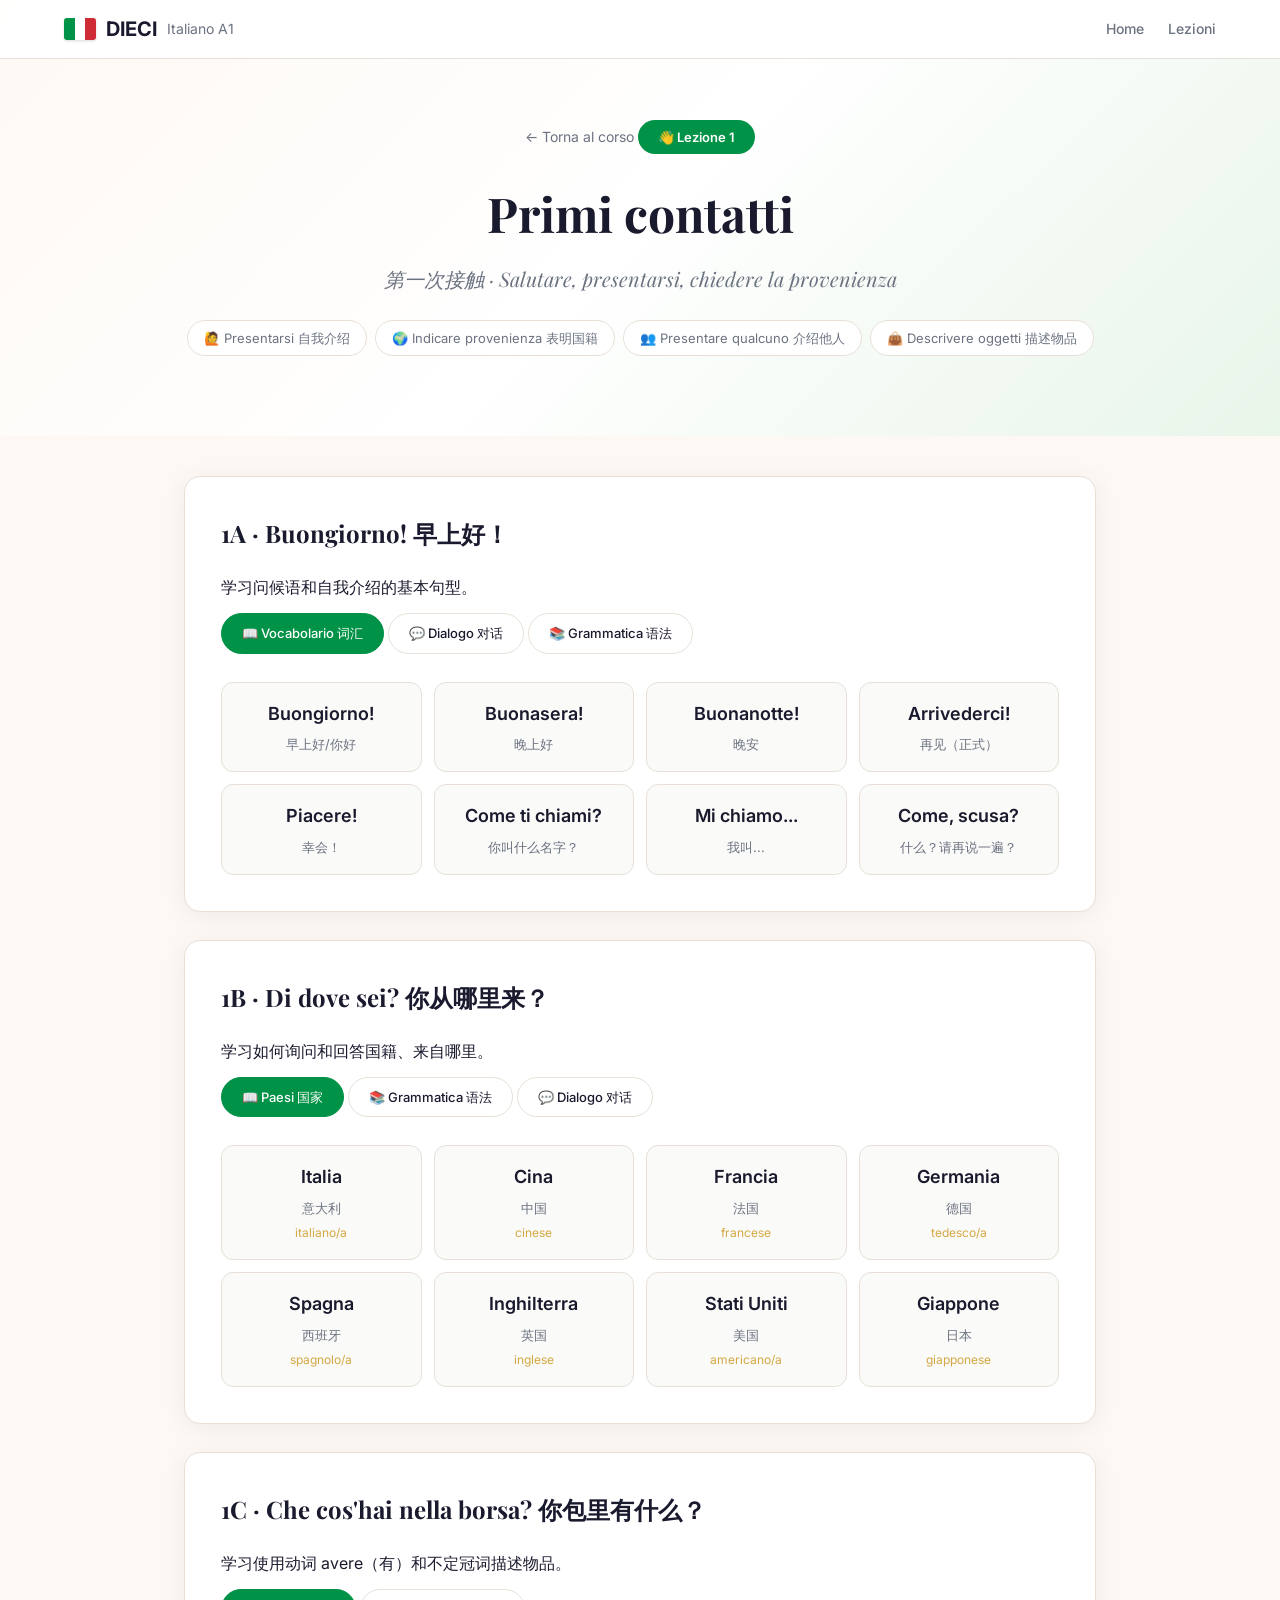
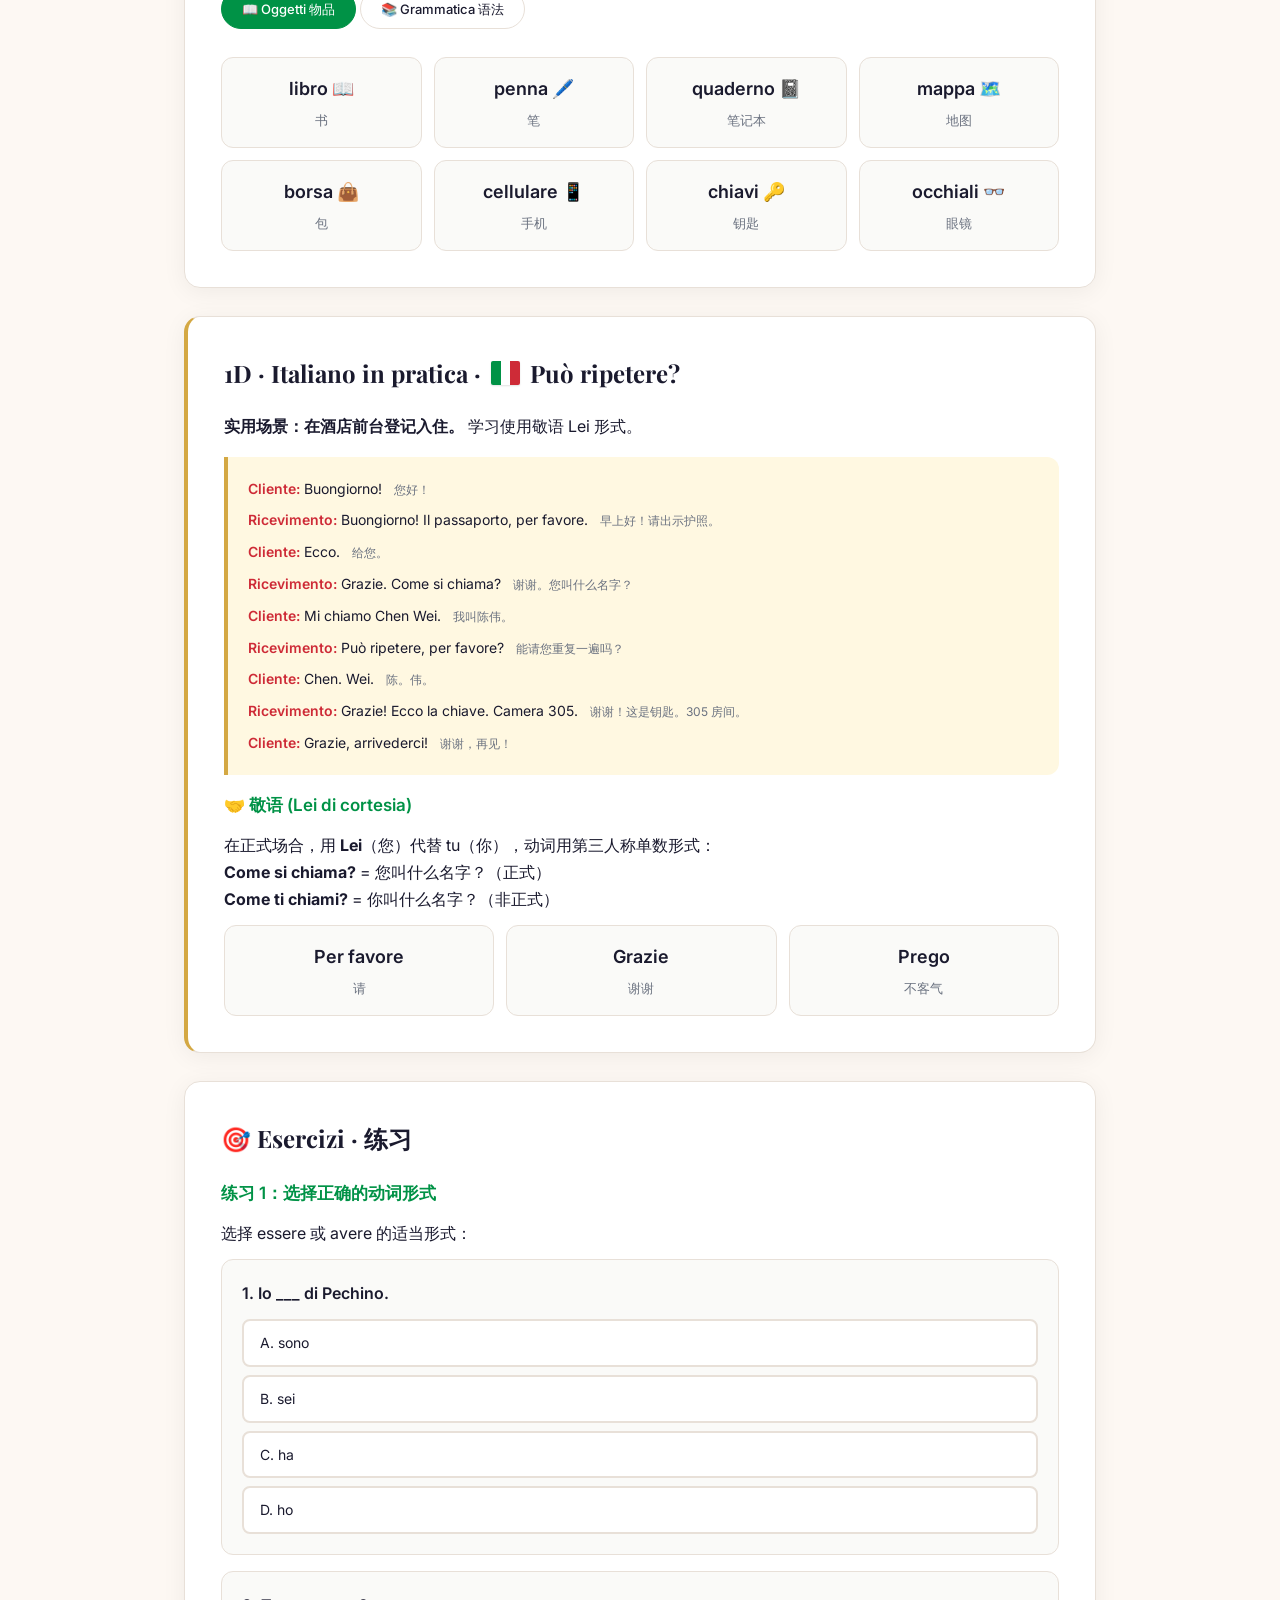
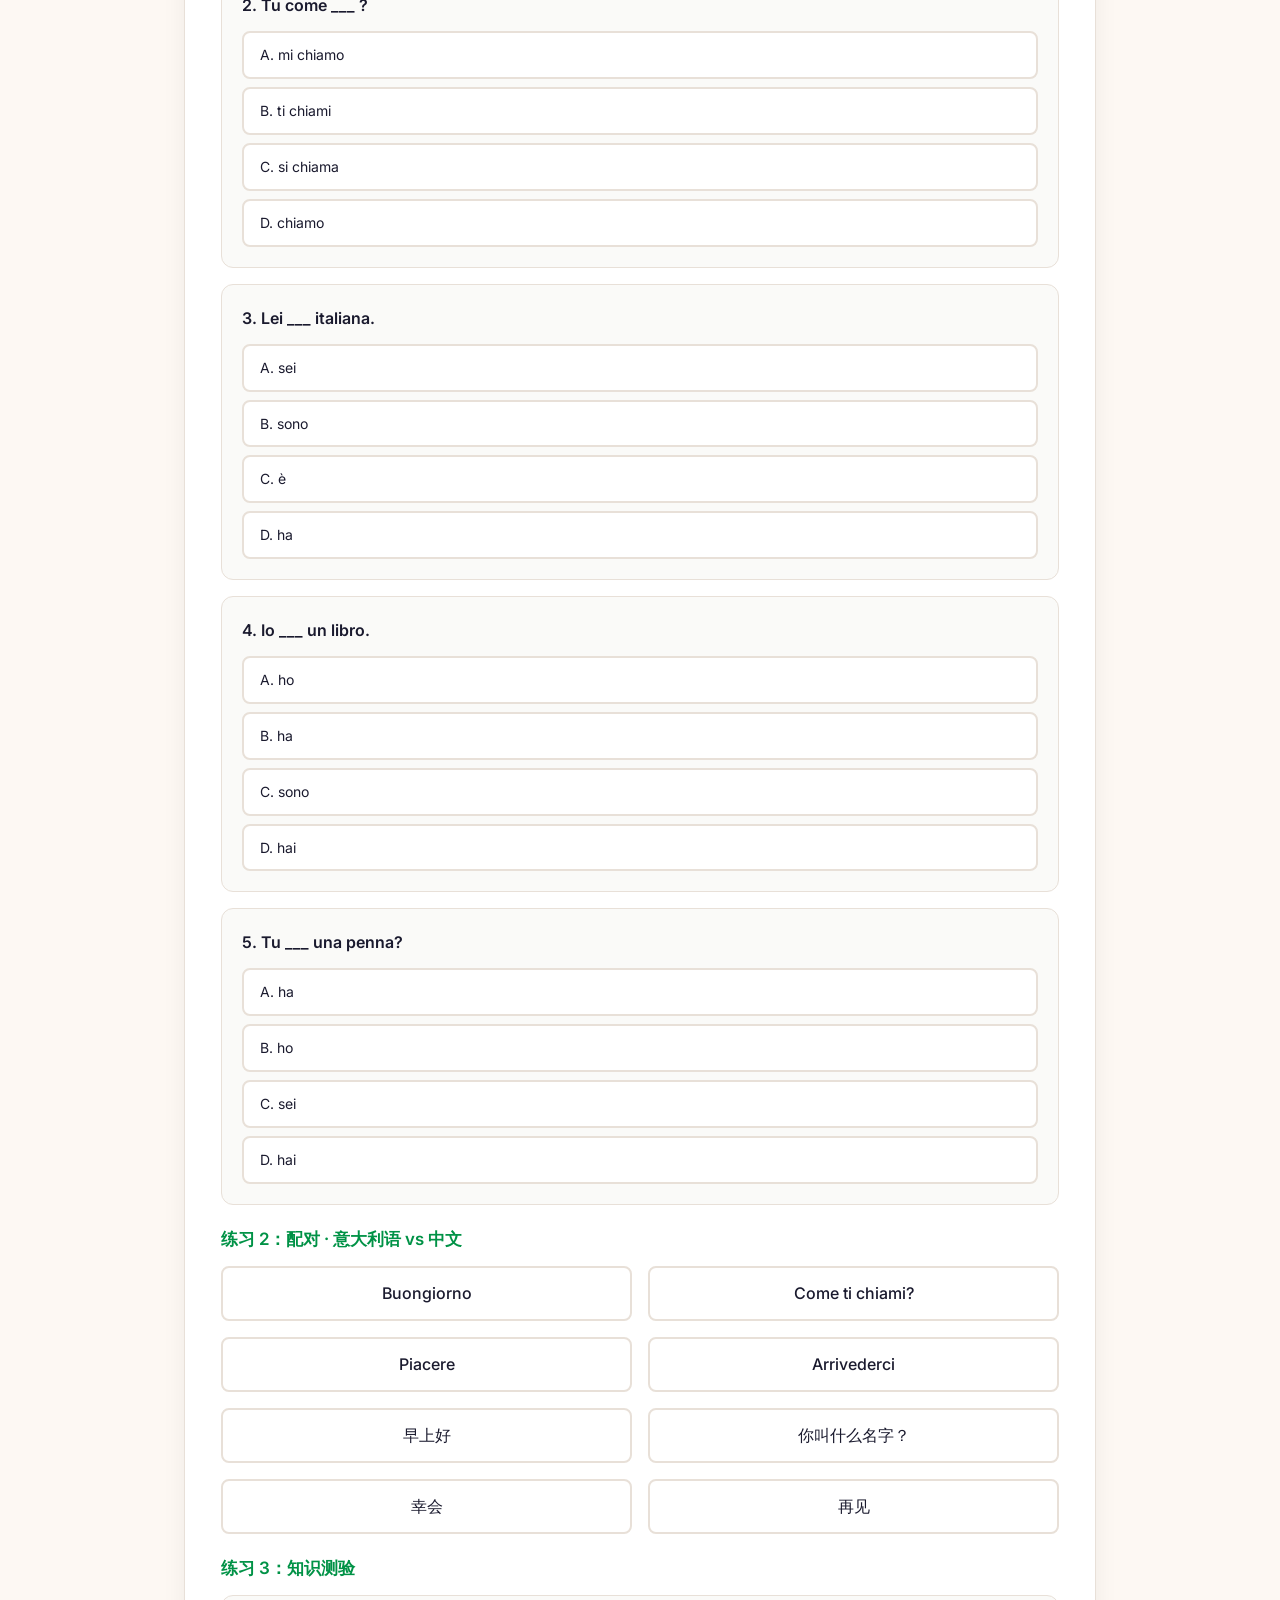
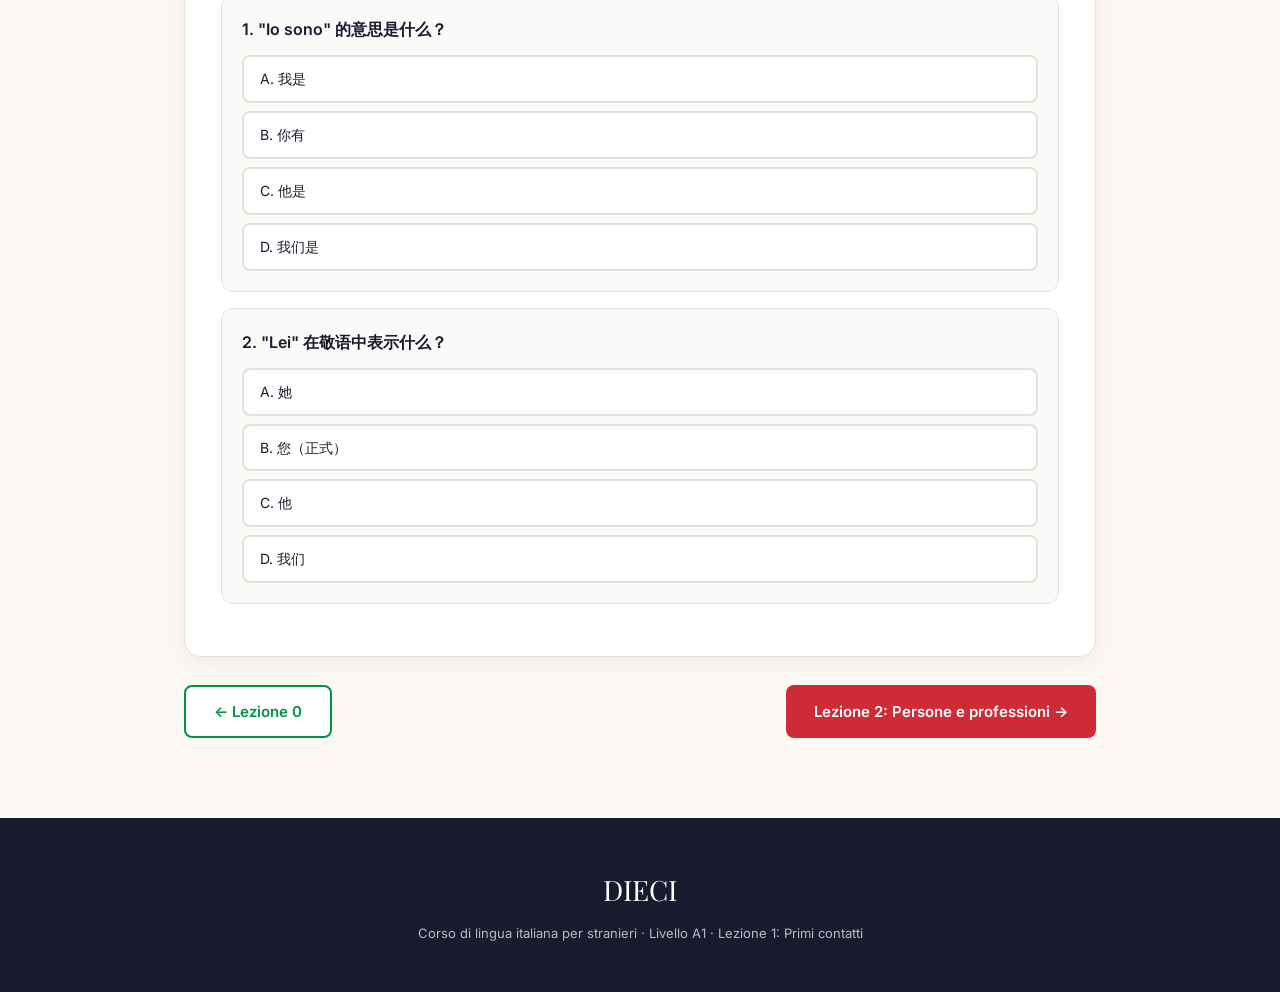
<file: lezione-1.html>
<!DOCTYPE html>
<html lang="zh-CN">
<head>
  <meta charset="UTF-8">
  <meta name="viewport" content="width=device-width, initial-scale=1.0">
  <title>Lezione 1 · Primi contatti · DIECI A1</title>
  <link rel="stylesheet" href="css/styles.css">
  <script src="audio/audio-data.js"></script>
  <script src="js/audio-player.js"></script>
</head>
<body>
  <div class="scroll-progress" id="scrollProgress"></div>
  <nav class="top-nav" id="topNav">
    <div class="nav-inner">
      <a href="index.html" class="nav-logo"><div class="flag-icon"></div>DIECI <span style="font-weight:400;color:var(--text-muted);font-size:14px;">Italiano A1</span></a>
      <ul class="nav-links">
        <li><a href="index.html">Home</a></li>
        <li><a href="index.html#lezioni">Lezioni</a></li>
      </ul>
    </div>
  </nav>

  <section class="lesson-hero">
    <a href="index.html" class="back-link">← Torna al corso</a>
    <div class="lesson-badge">👋 Lezione 1</div>
    <h1>Primi contatti</h1>
    <p class="subtitle">第一次接触 · Salutare, presentarsi, chiedere la provenienza</p>
    <div class="lesson-goals-bar">
      <span class="goal">🙋 Presentarsi 自我介绍</span>
      <span class="goal">🌍 Indicare provenienza 表明国籍</span>
      <span class="goal">👥 Presentare qualcuno 介绍他人</span>
      <span class="goal">👜 Descrivere oggetti 描述物品</span>
    </div>
  </section>

  <div class="lesson-content">
    <!-- 1A: Buongiorno! -->
    <div class="lesson-section">
      <h2>1A · Buongiorno! 早上好！</h2>
      <p>学习问候语和自我介绍的基本句型。</p>

      <div class="section-tabs">
        <span class="section-tab active" onclick="showVocab(this,'vocab1a')">📖 Vocabolario 词汇</span>
        <span class="section-tab" onclick="showVocab(this,'dialog1a')">💬 Dialogo 对话</span>
        <span class="section-tab" onclick="showVocab(this,'grammar1a')">📚 Grammatica 语法</span>
      </div>

      <div id="vocab1a">
        <div class="vocab-grid">
          <div class="vocab-card" onclick="speak('buongiorno')"><div class="it">Buongiorno!</div><div class="cn">早上好/你好</div></div>
          <div class="vocab-card" onclick="speak('buonasera')"><div class="it">Buonasera!</div><div class="cn">晚上好</div></div>
          <div class="vocab-card" onclick="speak('buonanotte')"><div class="it">Buonanotte!</div><div class="cn">晚安</div></div>
          <div class="vocab-card" onclick="speak('arrivederci')"><div class="it">Arrivederci!</div><div class="cn">再见（正式）</div></div>
          <div class="vocab-card" onclick="speak('piacere')"><div class="it">Piacere!</div><div class="cn">幸会！</div></div>
          <div class="vocab-card" onclick="speak('come ti chiami')"><div class="it">Come ti chiami?</div><div class="cn">你叫什么名字？</div></div>
          <div class="vocab-card" onclick="speak('mi chiamo')"><div class="it">Mi chiamo...</div><div class="cn">我叫...</div></div>
          <div class="vocab-card" onclick="speak('come scusa')"><div class="it">Come, scusa?</div><div class="cn">什么？请再说一遍？</div></div>
        </div>
      </div>

      <div id="dialog1a" style="display:none;">
        <div class="dialog-box">
          <div class="dialog-line"><span class="dialog-speaker">Marco:</span><span class="dialog-text">Buongiorno! <span class="cn-trans">你好！</span></span></div>
          <div class="dialog-line"><span class="dialog-speaker">Lucia:</span><span class="dialog-text">Buongiorno! <span class="cn-trans">你好！</span></span></div>
          <div class="dialog-line"><span class="dialog-speaker">Marco:</span><span class="dialog-text">Come ti chiami? <span class="cn-trans">你叫什么名字？</span></span></div>
          <div class="dialog-line"><span class="dialog-speaker">Lucia:</span><span class="dialog-text">Mi chiamo Lucia. E tu? <span class="cn-trans">我叫 Lucia。你呢？</span></span></div>
          <div class="dialog-line"><span class="dialog-speaker">Marco:</span><span class="dialog-text">Io mi chiamo Marco. Piacere! <span class="cn-trans">我叫 Marco。幸会！</span></span></div>
          <div class="dialog-line"><span class="dialog-speaker">Lucia:</span><span class="dialog-text">Piacere! <span class="cn-trans">幸会！</span></span></div>
        </div>
      </div>

      <div id="grammar1a" style="display:none;">
        <h3>主格代词 (Pronomi soggetto)</h3>
        <table class="grammar-table">
          <tr><th>Italiano</th><th>中文</th></tr>
          <tr><td class="highlight-it">Io</td><td class="highlight-cn">我</td></tr>
          <tr><td class="highlight-it">Tu</td><td class="highlight-cn">你</td></tr>
          <tr><td class="highlight-it">Lui / Lei</td><td class="highlight-cn">他 / 她</td></tr>
        </table>
        <h3>疑问词 Come</h3>
        <p>Come 意思是"怎么/如何"：<br>
        <strong>Come ti chiami?</strong> = 你叫什么名字？<br>
        <strong>Come stai?</strong> = 你好吗？（Lezione 3 学习）</p>
        <p><strong>注意：</strong> E (和) 是连接词，读作 /e/。</p>
      </div>
    </div>

    <!-- 1B: Di dove sei? -->
    <div class="lesson-section">
      <h2>1B · Di dove sei? 你从哪里来？</h2>
      <p>学习如何询问和回答国籍、来自哪里。</p>

      <div class="section-tabs">
        <span class="section-tab active" onclick="showVocab(this,'vocab1b')">📖 Paesi 国家</span>
        <span class="section-tab" onclick="showVocab(this,'grammar1b')">📚 Grammatica 语法</span>
        <span class="section-tab" onclick="showVocab(this,'dialog1b')">💬 Dialogo 对话</span>
      </div>

      <div id="vocab1b">
        <div class="vocab-grid">
          <div class="vocab-card" onclick="speak('italia')"><div class="it">Italia</div><div class="cn">意大利</div><div class="ipa">italiano/a</div></div>
          <div class="vocab-card" onclick="speak('cina')"><div class="it">Cina</div><div class="cn">中国</div><div class="ipa">cinese</div></div>
          <div class="vocab-card" onclick="speak('francia')"><div class="it">Francia</div><div class="cn">法国</div><div class="ipa">francese</div></div>
          <div class="vocab-card" onclick="speak('germania')"><div class="it">Germania</div><div class="cn">德国</div><div class="ipa">tedesco/a</div></div>
          <div class="vocab-card" onclick="speak('spagna')"><div class="it">Spagna</div><div class="cn">西班牙</div><div class="ipa">spagnolo/a</div></div>
          <div class="vocab-card" onclick="speak('inghilterra')"><div class="it">Inghilterra</div><div class="cn">英国</div><div class="ipa">inglese</div></div>
          <div class="vocab-card" onclick="speak('stati uniti')"><div class="it">Stati Uniti</div><div class="cn">美国</div><div class="ipa">americano/a</div></div>
          <div class="vocab-card" onclick="speak('giappone')"><div class="it">Giappone</div><div class="cn">日本</div><div class="ipa">giapponese</div></div>
        </div>
      </div>

      <div id="grammar1b" style="display:none;">
        <h3>动词 essere —— 现在时（单数）</h3>
        <table class="grammar-table">
          <tr><th>Persona 人称</th><th>Essere 是</th></tr>
          <tr><td>Io</td><td class="highlight-it">sono</td></tr>
          <tr><td>Tu</td><td class="highlight-it">sei</td></tr>
          <tr><td>Lui / Lei</td><td class="highlight-it">è</td></tr>
        </table>
        <h3>介词 di 和否定</h3>
        <p><strong>Di dove sei?</strong> = 你从哪里来？ → <strong>Sono di...</strong> = 我来自...<br>
        <strong>Sei di Roma?</strong> = 你来自罗马吗？<br>
        <strong>No, non sono di Roma.</strong> = 不，我不是罗马的。<br>
        <span style="color:var(--italian-red);">否定词 non 放在动词前面。</span></p>
        <h3>形容词单数形式</h3>
        <p>表示国籍的形容词：<br>
        <strong>italiano / italiana</strong> → Marco è <span class="fill-blank">italiano</span>. Lucia è <span class="fill-blank">italiana</span>.<br>
        注意形容词需要根据性别变化：-o 结尾为阳性，-a 结尾为阴性。</p>
      </div>

      <div id="dialog1b" style="display:none;">
        <div class="dialog-box">
          <div class="dialog-line"><span class="dialog-speaker">A:</span><span class="dialog-text">Ciao! Di dove sei? <span class="cn-trans">嗨！你从哪里来？</span></span></div>
          <div class="dialog-line"><span class="dialog-speaker">B:</span><span class="dialog-text">Sono di Pechino. Sono cinese. E tu? <span class="cn-trans">我来自北京。我是中国人。你呢？</span></span></div>
          <div class="dialog-line"><span class="dialog-speaker">A:</span><span class="dialog-text">Io sono di Roma. Sono italiano. <span class="cn-trans">我来自罗马。我是意大利人。</span></span></div>
          <div class="dialog-line"><span class="dialog-speaker">B:</span><span class="dialog-text">Piacere! <span class="cn-trans">幸会！</span></span></div>
        </div>
      </div>
    </div>

    <!-- 1C: Che cos'hai nella borsa? -->
    <div class="lesson-section">
      <h2>1C · Che cos'hai nella borsa? 你包里有什么？</h2>
      <p>学习使用动词 avere（有）和不定冠词描述物品。</p>

      <div class="section-tabs">
        <span class="section-tab active" onclick="showVocab(this,'vocab1c')">📖 Oggetti 物品</span>
        <span class="section-tab" onclick="showVocab(this,'grammar1c')">📚 Grammatica 语法</span>
      </div>

      <div id="vocab1c">
        <div class="vocab-grid">
          <div class="vocab-card" onclick="speak('libro')"><div class="it">libro 📖</div><div class="cn">书</div></div>
          <div class="vocab-card" onclick="speak('penna')"><div class="it">penna 🖊️</div><div class="cn">笔</div></div>
          <div class="vocab-card" onclick="speak('quaderno')"><div class="it">quaderno 📓</div><div class="cn">笔记本</div></div>
          <div class="vocab-card" onclick="speak('mappa')"><div class="it">mappa 🗺️</div><div class="cn">地图</div></div>
          <div class="vocab-card" onclick="speak('borsa')"><div class="it">borsa 👜</div><div class="cn">包</div></div>
          <div class="vocab-card" onclick="speak('cellulare')"><div class="it">cellulare 📱</div><div class="cn">手机</div></div>
          <div class="vocab-card" onclick="speak('chiavi')"><div class="it">chiavi 🔑</div><div class="cn">钥匙</div></div>
          <div class="vocab-card" onclick="speak('occhiali')"><div class="it">occhiali 👓</div><div class="cn">眼镜</div></div>
        </div>
      </div>

      <div id="grammar1c" style="display:none;">
        <h3>动词 avere —— 现在时（单数）</h3>
        <table class="grammar-table">
          <tr><th>Persona 人称</th><th>Avere 有</th></tr>
          <tr><td>Io</td><td class="highlight-it">ho</td></tr>
          <tr><td>Tu</td><td class="highlight-it">hai</td></tr>
          <tr><td>Lui / Lei</td><td class="highlight-it">ha</td></tr>
        </table>
        <h3>不定冠词 (Articoli indeterminativi)</h3>
        <table class="grammar-table">
          <tr><th>Genere 性</th><th>Articolo 冠词</th><th>Esempio 例子</th></tr>
          <tr><td>Maschile 阳性</td><td class="highlight-it">un</td><td>un libro, un quaderno</td></tr>
          <tr><td>Femminile 阴性</td><td class="highlight-it">una</td><td>una penna, una borsa</td></tr>
        </table>
        <p><strong>注意：</strong>意大利语名词有性别！一般 -o 结尾为阳性 (maschile)，-a 结尾为阴性 (femminile)。</p>
      </div>
    </div>

    <!-- 1D: Italiano in pratica -->
    <div class="lesson-section" style="border-left:4px solid var(--italian-gold);">
      <h2>1D · Italiano in pratica · <span class="flag-emoji"></span> Può ripetere?</h2>
      <p><strong>实用场景：在酒店前台登记入住。</strong> 学习使用敬语 Lei 形式。</p>

      <div class="dialog-box">
        <div class="dialog-line"><span class="dialog-speaker">Cliente:</span><span class="dialog-text">Buongiorno! <span class="cn-trans">您好！</span></span></div>
        <div class="dialog-line"><span class="dialog-speaker">Ricevimento:</span><span class="dialog-text">Buongiorno! Il passaporto, per favore. <span class="cn-trans">早上好！请出示护照。</span></span></div>
        <div class="dialog-line"><span class="dialog-speaker">Cliente:</span><span class="dialog-text">Ecco. <span class="cn-trans">给您。</span></span></div>
        <div class="dialog-line"><span class="dialog-speaker">Ricevimento:</span><span class="dialog-text">Grazie. Come si chiama? <span class="cn-trans">谢谢。您叫什么名字？</span></span></div>
        <div class="dialog-line"><span class="dialog-speaker">Cliente:</span><span class="dialog-text">Mi chiamo Chen Wei. <span class="cn-trans">我叫陈伟。</span></span></div>
        <div class="dialog-line"><span class="dialog-speaker">Ricevimento:</span><span class="dialog-text">Può ripetere, per favore? <span class="cn-trans">能请您重复一遍吗？</span></span></div>
        <div class="dialog-line"><span class="dialog-speaker">Cliente:</span><span class="dialog-text">Chen. Wei. <span class="cn-trans">陈。伟。</span></span></div>
        <div class="dialog-line"><span class="dialog-speaker">Ricevimento:</span><span class="dialog-text">Grazie! Ecco la chiave. Camera 305. <span class="cn-trans">谢谢！这是钥匙。305 房间。</span></span></div>
        <div class="dialog-line"><span class="dialog-speaker">Cliente:</span><span class="dialog-text">Grazie, arrivederci! <span class="cn-trans">谢谢，再见！</span></span></div>
      </div>

      <h3>🤝 敬语 (Lei di cortesia)</h3>
      <p>在正式场合，用 <strong>Lei</strong>（您）代替 tu（你），动词用第三人称单数形式：<br>
      <strong>Come si chiama?</strong> = 您叫什么名字？（正式）<br>
      <strong>Come ti chiami?</strong> = 你叫什么名字？（非正式）</p>
      <div class="vocab-grid" style="grid-template-columns:repeat(3,1fr);">
        <div class="vocab-card" onclick="speak('per favore')"><div class="it">Per favore</div><div class="cn">请</div></div>
        <div class="vocab-card" onclick="speak('grazie')"><div class="it">Grazie</div><div class="cn">谢谢</div></div>
        <div class="vocab-card" onclick="speak('prego')"><div class="it">Prego</div><div class="cn">不客气</div></div>
      </div>
    </div>

    <!-- Exercises -->
    <div class="lesson-section">
      <h2>🎯 Esercizi · 练习</h2>
      
      <h3>练习 1：选择正确的动词形式</h3>
      <p>选择 essere 或 avere 的适当形式：</p>
      <div class="quiz-question">
        <div class="q-text">1. Io ___ di Pechino.</div>
        <div class="quiz-options">
          <div class="quiz-option" onclick="checkQuiz(this,true)">A. sono</div>
          <div class="quiz-option" onclick="checkQuiz(this,false)">B. sei</div>
          <div class="quiz-option" onclick="checkQuiz(this,false)">C. ha</div>
          <div class="quiz-option" onclick="checkQuiz(this,false)">D. ho</div>
        </div>
      </div>
      <div class="quiz-question">
        <div class="q-text">2. Tu come ___ ?</div>
        <div class="quiz-options">
          <div class="quiz-option" onclick="checkQuiz(this,false)">A. mi chiamo</div>
          <div class="quiz-option" onclick="checkQuiz(this,true)">B. ti chiami</div>
          <div class="quiz-option" onclick="checkQuiz(this,false)">C. si chiama</div>
          <div class="quiz-option" onclick="checkQuiz(this,false)">D. chiamo</div>
        </div>
      </div>
      <div class="quiz-question">
        <div class="q-text">3. Lei ___ italiana.</div>
        <div class="quiz-options">
          <div class="quiz-option" onclick="checkQuiz(this,false)">A. sei</div>
          <div class="quiz-option" onclick="checkQuiz(this,false)">B. sono</div>
          <div class="quiz-option" onclick="checkQuiz(this,true)">C. è</div>
          <div class="quiz-option" onclick="checkQuiz(this,false)">D. ha</div>
        </div>
      </div>
      <div class="quiz-question">
        <div class="q-text">4. Io ___ un libro.</div>
        <div class="quiz-options">
          <div class="quiz-option" onclick="checkQuiz(this,true)">A. ho</div>
          <div class="quiz-option" onclick="checkQuiz(this,false)">B. ha</div>
          <div class="quiz-option" onclick="checkQuiz(this,false)">C. sono</div>
          <div class="quiz-option" onclick="checkQuiz(this,false)">D. hai</div>
        </div>
      </div>
      <div class="quiz-question">
        <div class="q-text">5. Tu ___ una penna?</div>
        <div class="quiz-options">
          <div class="quiz-option" onclick="checkQuiz(this,false)">A. ha</div>
          <div class="quiz-option" onclick="checkQuiz(this,false)">B. ho</div>
          <div class="quiz-option" onclick="checkQuiz(this,false)">C. sei</div>
          <div class="quiz-option" onclick="checkQuiz(this,true)">D. hai</div>
        </div>
      </div>

      <h3 style="margin-top:20px;">练习 2：配对 · 意大利语 vs 中文</h3>
      <div class="match-pairs" id="matchGame">
        <div class="match-item" data-pair="1" onclick="selectMatch(this)">Buongiorno</div>
        <div class="match-item" data-pair="2" onclick="selectMatch(this)">Come ti chiami?</div>
        <div class="match-item" data-pair="3" onclick="selectMatch(this)">Piacere</div>
        <div class="match-item" data-pair="4" onclick="selectMatch(this)">Arrivederci</div>
        <div class="match-item" data-pair="1" onclick="selectMatch(this)">早上好</div>
        <div class="match-item" data-pair="2" onclick="selectMatch(this)">你叫什么名字？</div>
        <div class="match-item" data-pair="3" onclick="selectMatch(this)">幸会</div>
        <div class="match-item" data-pair="4" onclick="selectMatch(this)">再见</div>
      </div>
      <div id="matchResult" style="margin-top:12px;font-weight:600;text-align:center;"></div>

      <h3 style="margin-top:20px;">练习 3：知识测验</h3>
      <div class="quiz-question">
        <div class="q-text">1. "Io sono" 的意思是什么？</div>
        <div class="quiz-options">
          <div class="quiz-option" onclick="checkQuiz(this,true)">A. 我是</div>
          <div class="quiz-option" onclick="checkQuiz(this,false)">B. 你有</div>
          <div class="quiz-option" onclick="checkQuiz(this,false)">C. 他是</div>
          <div class="quiz-option" onclick="checkQuiz(this,false)">D. 我们是</div>
        </div>
      </div>
      <div class="quiz-question">
        <div class="q-text">2. "Lei" 在敬语中表示什么？</div>
        <div class="quiz-options">
          <div class="quiz-option" onclick="checkQuiz(this,false)">A. 她</div>
          <div class="quiz-option" onclick="checkQuiz(this,true)">B. 您（正式）</div>
          <div class="quiz-option" onclick="checkQuiz(this,false)">C. 他</div>
          <div class="quiz-option" onclick="checkQuiz(this,false)">D. 我们</div>
        </div>
      </div>
    </div>

    <!-- Navigation -->
    <div style="display:flex;justify-content:space-between;flex-wrap:wrap;gap:12px;">
      <a href="lezione-0.html" class="btn-secondary">← Lezione 0</a>
      <a href="lezione-2.html" class="btn-primary">Lezione 2: Persone e professioni →</a>
    </div>
  </div>

  <footer class="site-footer">
    <div class="footer-logo">DIECI</div>
    <p>Corso di lingua italiana per stranieri · Livello A1 · Lezione 1: Primi contatti</p>
  </footer>

  <script>
    window.addEventListener('scroll', () => {
      const st = document.documentElement.scrollTop;
      const sh = document.documentElement.scrollHeight - window.innerHeight;
      document.getElementById('scrollProgress').style.width = (st/sh*100) + '%';
      document.getElementById('topNav').classList.toggle('scrolled', st > 50);
    });

    function showVocab(el, id) {
      const parent = el.closest('.lesson-section');
      parent.querySelectorAll('.section-tab').forEach(t => t.classList.remove('active'));
      el.classList.add('active');
      parent.querySelectorAll('[id^="vocab"],[id^="dialog"],[id^="grammar"]').forEach(d => d.style.display = 'none');
      document.getElementById(id).style.display = 'block';
    }

    let selectedMatch = null;
    let matchedCount = 0;
    function selectMatch(el) {
      if (el.classList.contains('matched')) return;
      if (selectedMatch === null) {
        el.classList.add('selected');
        selectedMatch = el;
      } else {
        if (selectedMatch.dataset.pair === el.dataset.pair && selectedMatch !== el) {
          selectedMatch.classList.remove('selected');
          selectedMatch.classList.add('matched');
          el.classList.add('matched');
          matchedCount++;
          document.getElementById('matchResult').textContent = `✅ 已配对 ${matchedCount}/4！`;
          if (matchedCount === 4) {
            document.getElementById('matchResult').innerHTML = '🎉 全部配对成功！Bravi!';
          }
        } else {
          selectedMatch.classList.remove('selected');
        }
        selectedMatch = null;
      }
    }

    function checkQuiz(el, correct) {
      const parent = el.closest('.quiz-question');
      parent.querySelectorAll('.quiz-option').forEach(o => {
        o.style.pointerEvents = 'none';
      });
      if (correct) {
        el.classList.add('correct');
        el.insertAdjacentHTML('afterend', '<div class="quiz-result" style="color:var(--italian-green);">✅ 正确！Bravo/a!</div>');
      } else {
        el.classList.add('wrong');
        el.insertAdjacentHTML('afterend', '<div class="quiz-result" style="color:var(--italian-red);">❌ 再想想！</div>');
      }
    }
  </script>
</body>
</html>
</file>
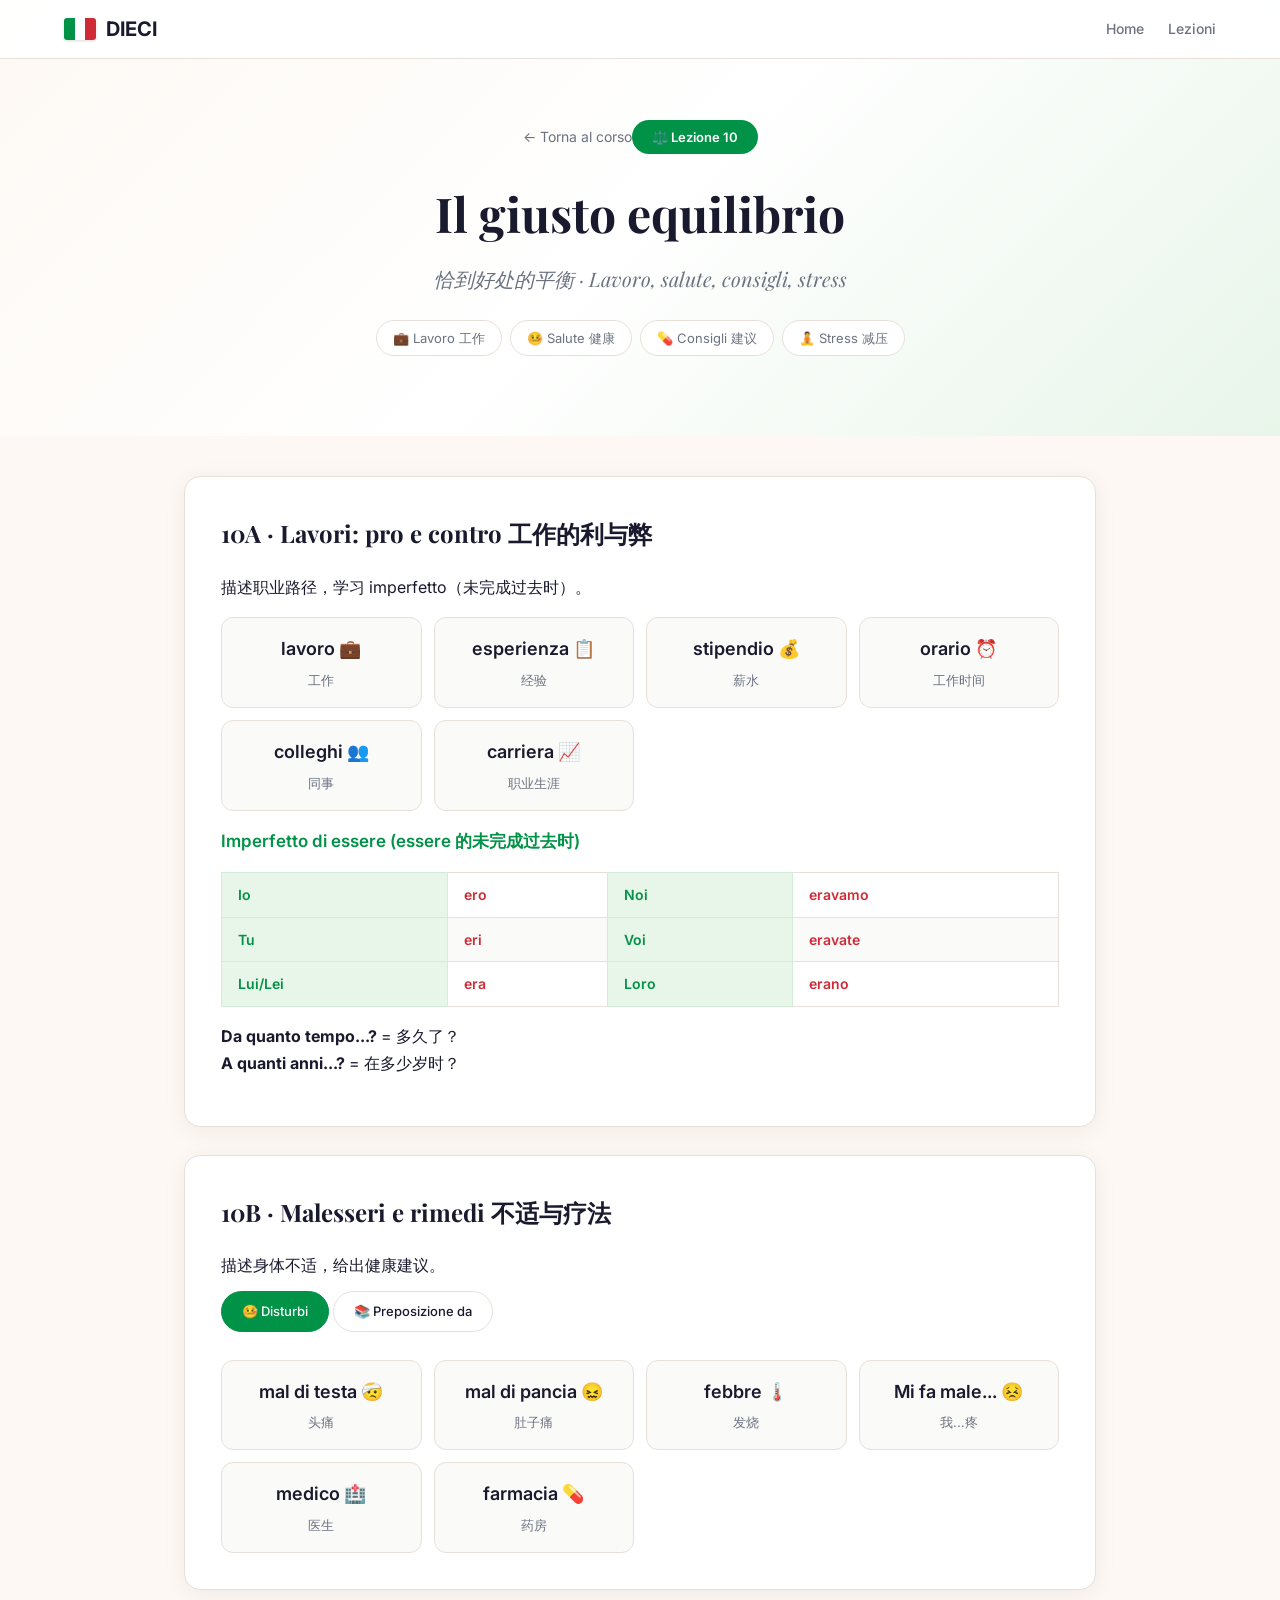
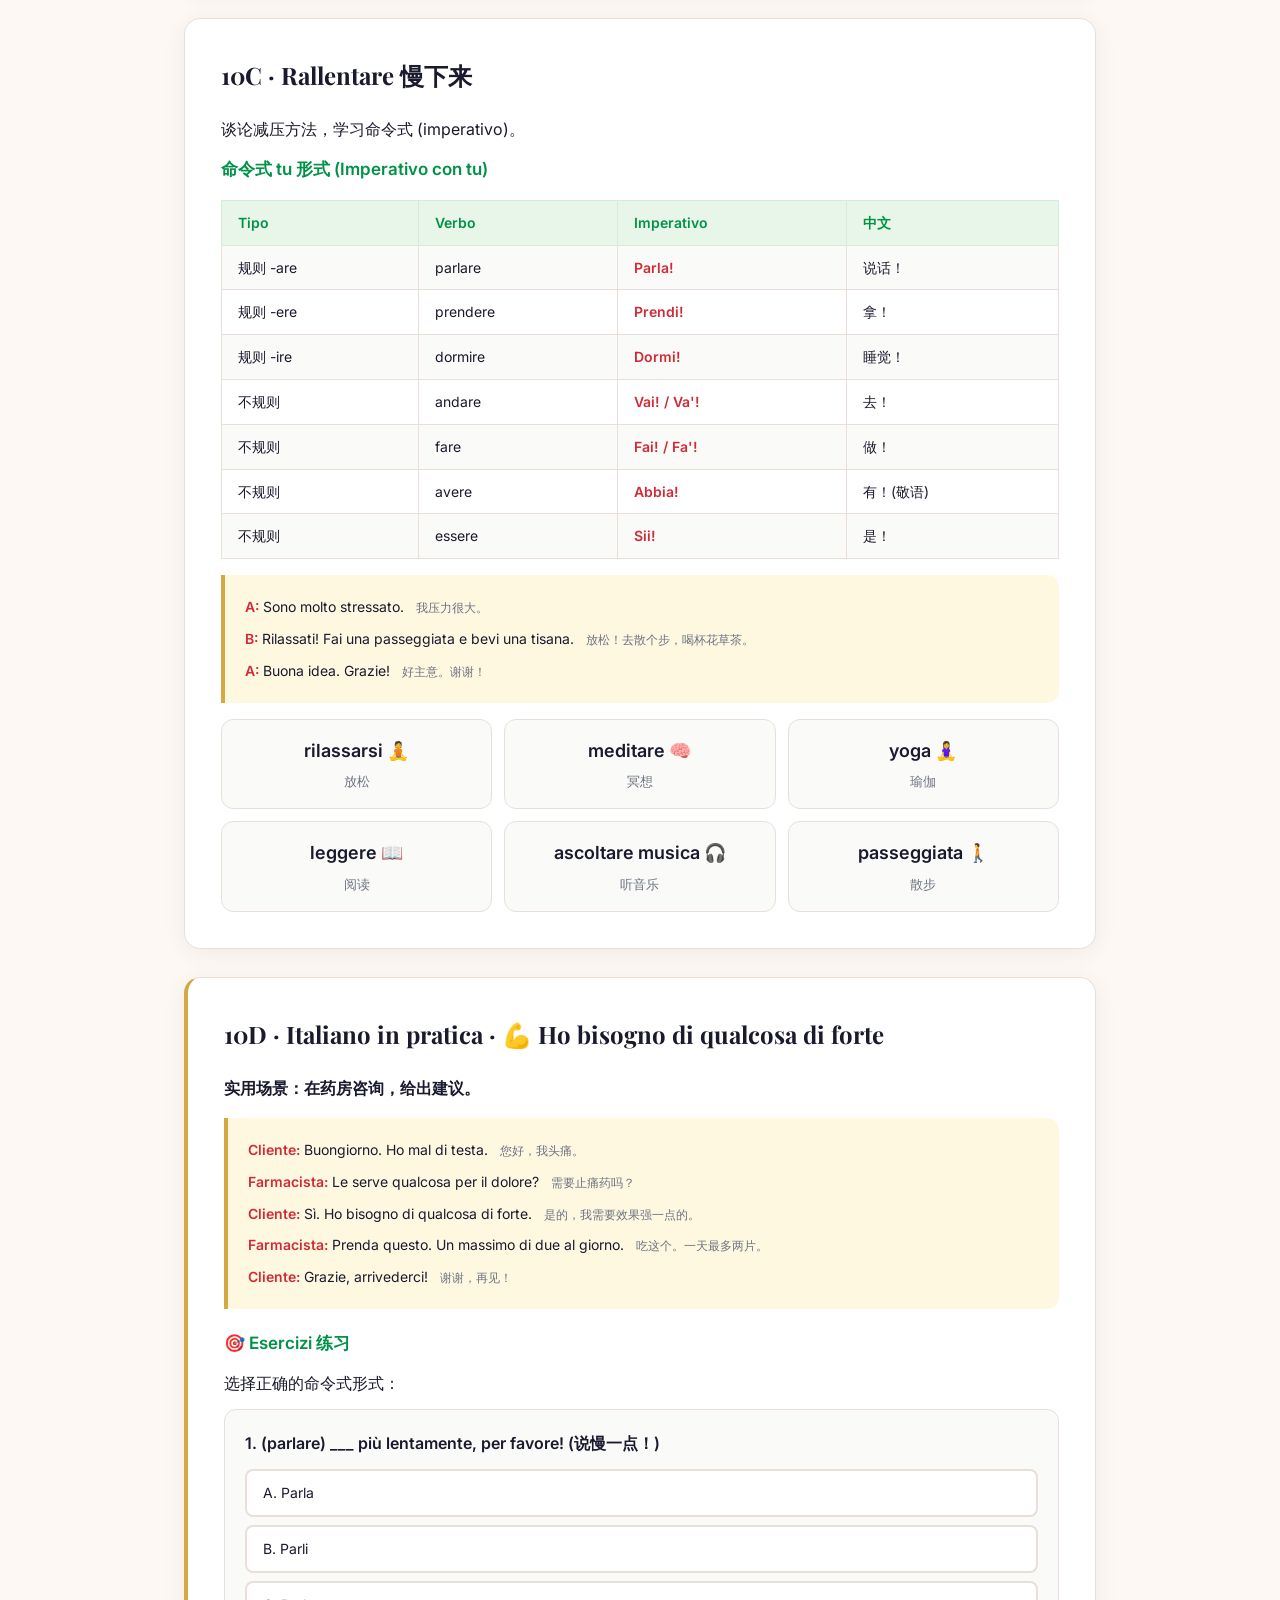
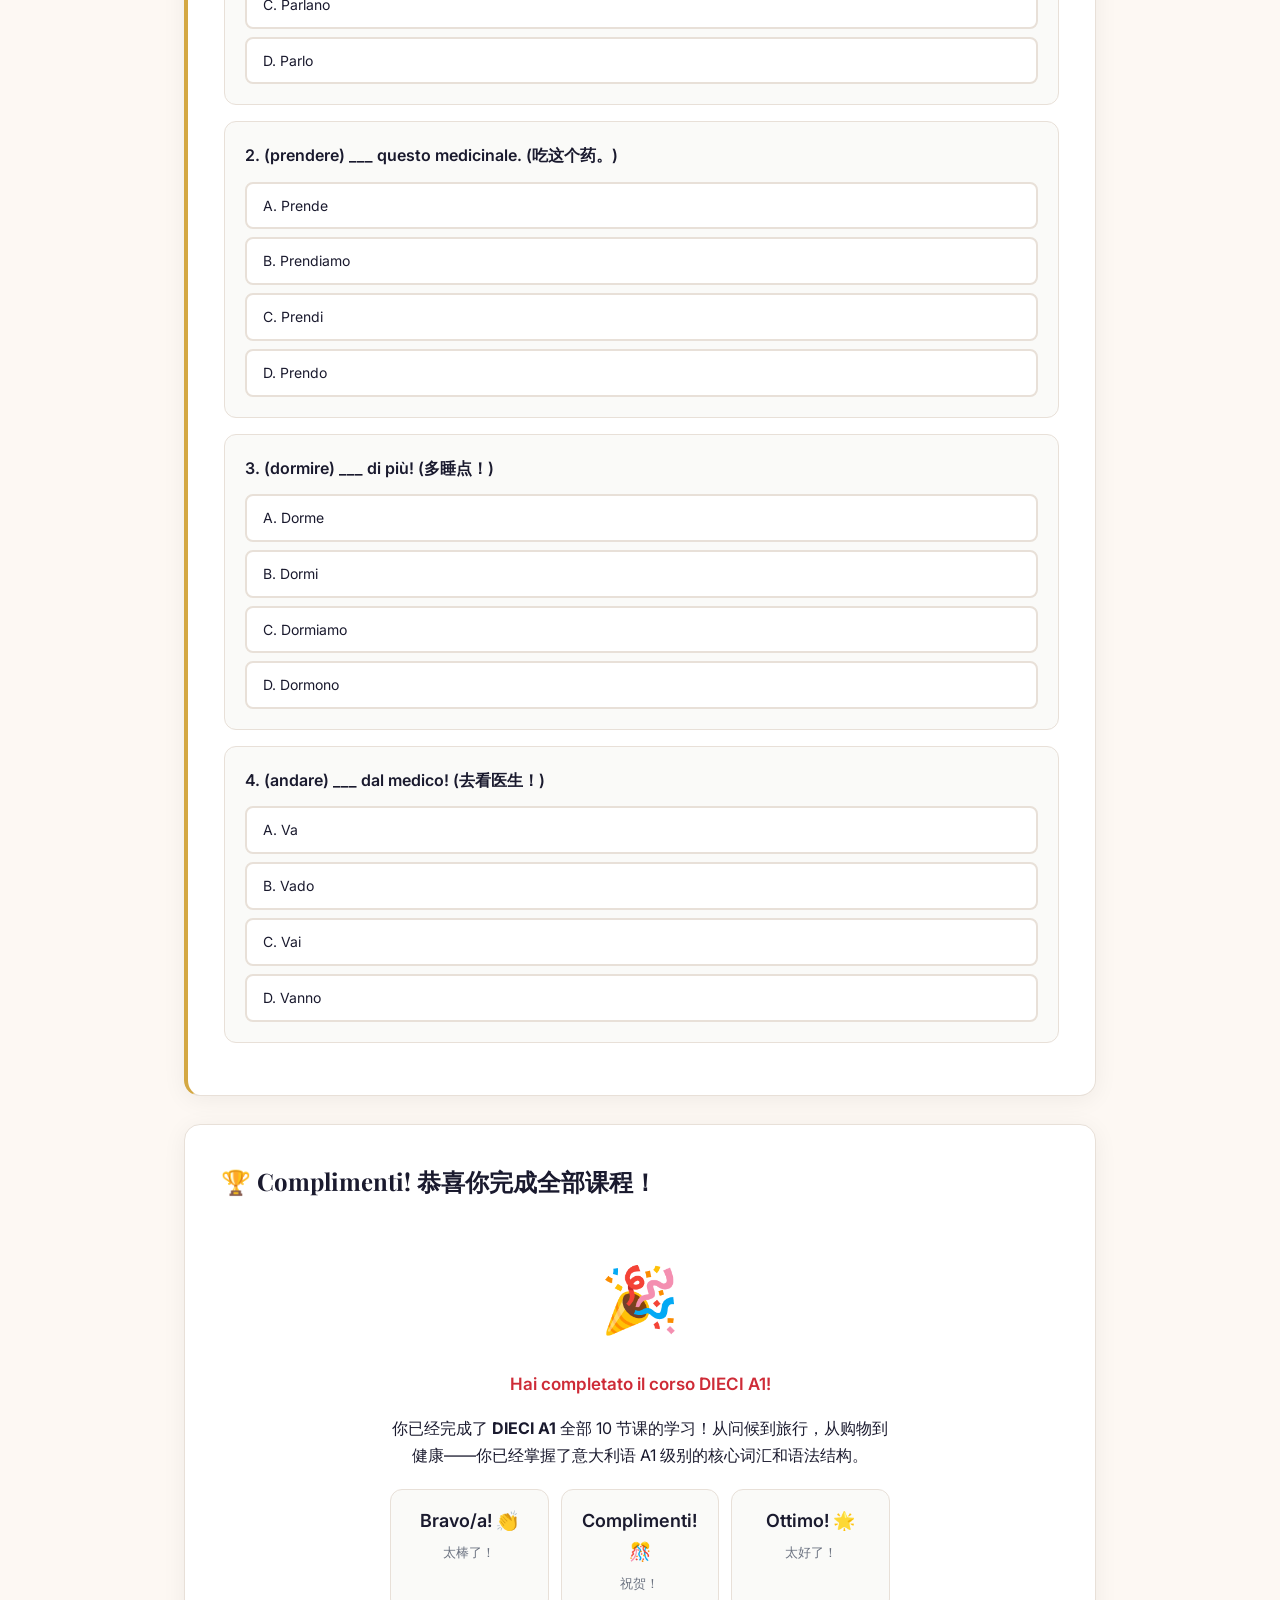
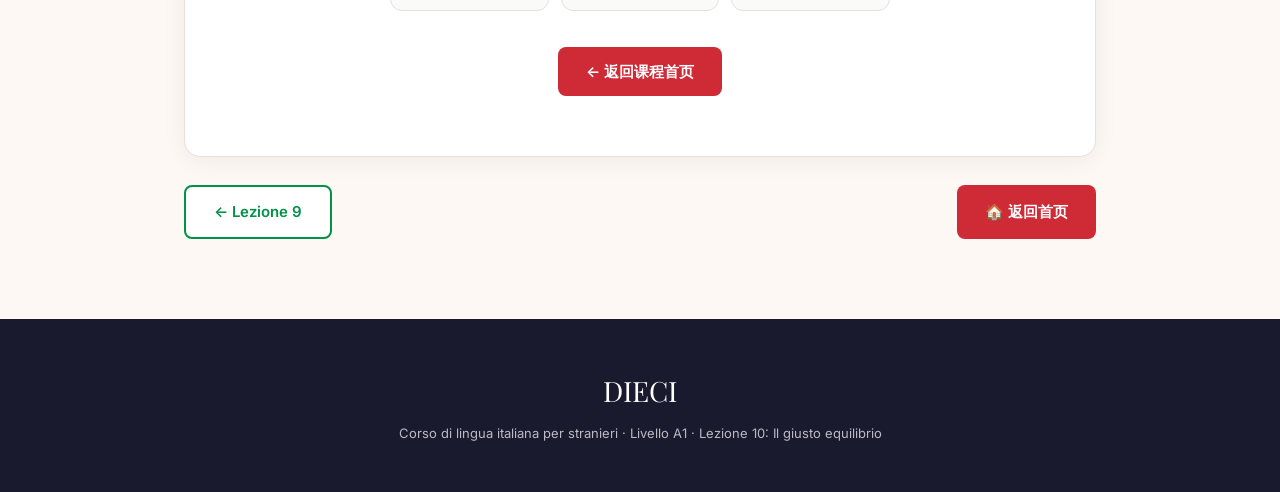
<file: lezione-10.html>
<!DOCTYPE html>
<html lang="zh-CN">
<head><meta charset="UTF-8"><meta name="viewport" content="width=device-width, initial-scale=1.0"><title>Lezione 10 · Il giusto equilibrio · DIECI A1</title><link rel="stylesheet" href="css/styles.css"><script src="audio/audio-data.js"></script><script src="js/audio-player.js"></script></head>
<body>
<div class="scroll-progress" id="scrollProgress"></div>
<nav class="top-nav" id="topNav"><div class="nav-inner"><a href="index.html" class="nav-logo"><div class="flag-icon"></div>DIECI</a><ul class="nav-links"><li><a href="index.html">Home</a></li><li><a href="index.html#lezioni">Lezioni</a></li></ul></div></nav>
<section class="lesson-hero"><a href="index.html" class="back-link">← Torna al corso</a><div class="lesson-badge">⚖️ Lezione 10</div><h1>Il giusto equilibrio</h1><p class="subtitle">恰到好处的平衡 · Lavoro, salute, consigli, stress</p><div class="lesson-goals-bar"><span class="goal">💼 Lavoro 工作</span><span class="goal">🤒 Salute 健康</span><span class="goal">💊 Consigli 建议</span><span class="goal">🧘 Stress 减压</span></div></section>
<div class="lesson-content">
  <div class="lesson-section">
    <h2>10A · Lavori: pro e contro 工作的利与弊</h2>
    <p>描述职业路径，学习 imperfetto（未完成过去时）。</p>
    <div class="vocab-grid" style="margin:16px 0;">
      <div class="vocab-card"><div class="it">lavoro 💼</div><div class="cn">工作</div></div>
      <div class="vocab-card"><div class="it">esperienza 📋</div><div class="cn">经验</div></div>
      <div class="vocab-card"><div class="it">stipendio 💰</div><div class="cn">薪水</div></div>
      <div class="vocab-card"><div class="it">orario ⏰</div><div class="cn">工作时间</div></div>
      <div class="vocab-card"><div class="it">colleghi 👥</div><div class="cn">同事</div></div>
      <div class="vocab-card"><div class="it">carriera 📈</div><div class="cn">职业生涯</div></div>
    </div>
    <h3>Imperfetto di essere (essere 的未完成过去时)</h3>
    <table class="grammar-table">
      <tr><th>Io</th><td class="highlight-it">ero</td><th>Noi</th><td class="highlight-it">eravamo</td></tr>
      <tr><th>Tu</th><td class="highlight-it">eri</td><th>Voi</th><td class="highlight-it">eravate</td></tr>
      <tr><th>Lui/Lei</th><td class="highlight-it">era</td><th>Loro</th><td class="highlight-it">erano</td></tr>
    </table>
    <p><strong>Da quanto tempo...?</strong> = 多久了？<br>
    <strong>A quanti anni...?</strong> = 在多少岁时？</p>
  </div>

  <div class="lesson-section">
    <h2>10B · Malesseri e rimedi 不适与疗法</h2>
    <p>描述身体不适，给出健康建议。</p>
    <div class="section-tabs">
      <span class="section-tab active" onclick="sT10(this,'v10b')">🤒 Disturbi</span>
      <span class="section-tab" onclick="sT10(this,'g10b')">📚 Preposizione da</span>
    </div>
    <div id="v10b">
      <div class="vocab-grid">
        <div class="vocab-card" onclick="speak('ho mal di testa')"><div class="it">mal di testa 🤕</div><div class="cn">头痛</div></div>
        <div class="vocab-card" onclick="speak('ho mal di pancia')"><div class="it">mal di pancia 😖</div><div class="cn">肚子痛</div></div>
        <div class="vocab-card" onclick="speak('ho febbre')"><div class="it">febbre 🌡️</div><div class="cn">发烧</div></div>
        <div class="vocab-card" onclick="speak('mi fa male la schiena')"><div class="it">Mi fa male... 😣</div><div class="cn">我...疼</div></div>
        <div class="vocab-card" onclick="speak('medico')"><div class="it">medico 🏥</div><div class="cn">医生</div></div>
        <div class="vocab-card" onclick="speak('farmacia')"><div class="it">farmacia 💊</div><div class="cn">药房</div></div>
      </div>
    </div>
    <div id="g10b" style="display:none;">
      <h3>介词 da 表示地点</h3>
      <p><strong>da + 人</strong> = 去某人那里/在某人的地方<br>
      <em>Vado dal medico.</em> = 我去看医生。<br>
      <em>Sono dal parrucchiere.</em> = 我在理发店。</p>
      <p><strong>Mi fa male... / Ho mal di...</strong><br>
      <em>Mi fa male la testa.</em> = 我头痛。<br>
      <em>Ho mal di testa.</em> = 我头痛。</p>
    </div>
  </div>

  <div class="lesson-section">
    <h2>10C · Rallentare 慢下来</h2>
    <p>谈论减压方法，学习命令式 (imperativo)。</p>
    
    <h3>命令式 tu 形式 (Imperativo con tu)</h3>
    <table class="grammar-table">
      <tr><th>Tipo</th><th>Verbo</th><th>Imperativo</th><th>中文</th></tr>
      <tr><td>规则 -are</td><td>parlare</td><td class="highlight-it">Parla!</td><td>说话！</td></tr>
      <tr><td>规则 -ere</td><td>prendere</td><td class="highlight-it">Prendi!</td><td>拿！</td></tr>
      <tr><td>规则 -ire</td><td>dormire</td><td class="highlight-it">Dormi!</td><td>睡觉！</td></tr>
      <tr><td>不规则</td><td>andare</td><td class="highlight-it">Vai! / Va'!</td><td>去！</td></tr>
      <tr><td>不规则</td><td>fare</td><td class="highlight-it">Fai! / Fa'!</td><td>做！</td></tr>
      <tr><td>不规则</td><td>avere</td><td class="highlight-it">Abbia!</td><td>有！(敬语)</td></tr>
      <tr><td>不规则</td><td>essere</td><td class="highlight-it">Sii!</td><td>是！</td></tr>
    </table>

    <div class="dialog-box" style="margin:16px 0;">
      <div class="dialog-line"><span class="dialog-speaker">A:</span><span class="dialog-text">Sono molto stressato. <span class="cn-trans">我压力很大。</span></span></div>
      <div class="dialog-line"><span class="dialog-speaker">B:</span><span class="dialog-text">Rilassati! Fai una passeggiata e bevi una tisana. <span class="cn-trans">放松！去散个步，喝杯花草茶。</span></span></div>
      <div class="dialog-line"><span class="dialog-speaker">A:</span><span class="dialog-text">Buona idea. Grazie! <span class="cn-trans">好主意。谢谢！</span></span></div>
    </div>

    <div class="vocab-grid" style="grid-template-columns:repeat(3,1fr);margin-top:16px;">
      <div class="vocab-card" onclick="speak('rilassati')"><div class="it">rilassarsi 🧘</div><div class="cn">放松</div></div>
      <div class="vocab-card" onclick="speak('meditare')"><div class="it">meditare 🧠</div><div class="cn">冥想</div></div>
      <div class="vocab-card" onclick="speak('yoga')"><div class="it">yoga 🧘‍♀️</div><div class="cn">瑜伽</div></div>
      <div class="vocab-card" onclick="speak('leggere')"><div class="it">leggere 📖</div><div class="cn">阅读</div></div>
      <div class="vocab-card" onclick="speak('musica')"><div class="it">ascoltare musica 🎧</div><div class="cn">听音乐</div></div>
      <div class="vocab-card" onclick="speak('passeggiata')"><div class="it">passeggiata 🚶</div><div class="cn">散步</div></div>
    </div>
  </div>

  <div class="lesson-section" style="border-left:4px solid var(--italian-gold);">
    <h2>10D · Italiano in pratica · 💪 Ho bisogno di qualcosa di forte</h2>
    <p><strong>实用场景：在药房咨询，给出建议。</strong></p>
    <div class="dialog-box">
      <div class="dialog-line"><span class="dialog-speaker">Cliente:</span><span class="dialog-text">Buongiorno. Ho mal di testa. <span class="cn-trans">您好，我头痛。</span></span></div>
      <div class="dialog-line"><span class="dialog-speaker">Farmacista:</span><span class="dialog-text">Le serve qualcosa per il dolore? <span class="cn-trans">需要止痛药吗？</span></span></div>
      <div class="dialog-line"><span class="dialog-speaker">Cliente:</span><span class="dialog-text">Sì. Ho bisogno di qualcosa di forte. <span class="cn-trans">是的，我需要效果强一点的。</span></span></div>
      <div class="dialog-line"><span class="dialog-speaker">Farmacista:</span><span class="dialog-text">Prenda questo. Un massimo di due al giorno. <span class="cn-trans">吃这个。一天最多两片。</span></span></div>
      <div class="dialog-line"><span class="dialog-speaker">Cliente:</span><span class="dialog-text">Grazie, arrivederci! <span class="cn-trans">谢谢，再见！</span></span></div>
    </div>

    <h3 style="margin-top:20px;">🎯 Esercizi 练习</h3>
    <p>选择正确的命令式形式：</p>
    <div class="quiz-question">
      <div class="q-text">1. (parlare) ___ più lentamente, per favore! (说慢一点！)</div>
      <div class="quiz-options">
        <div class="quiz-option" onclick="checkQuiz10(this,true)">A. Parla</div>
        <div class="quiz-option" onclick="checkQuiz10(this,false)">B. Parli</div>
        <div class="quiz-option" onclick="checkQuiz10(this,false)">C. Parlano</div>
        <div class="quiz-option" onclick="checkQuiz10(this,false)">D. Parlo</div>
      </div>
    </div>
    <div class="quiz-question">
      <div class="q-text">2. (prendere) ___ questo medicinale. (吃这个药。)</div>
      <div class="quiz-options">
        <div class="quiz-option" onclick="checkQuiz10(this,false)">A. Prende</div>
        <div class="quiz-option" onclick="checkQuiz10(this,false)">B. Prendiamo</div>
        <div class="quiz-option" onclick="checkQuiz10(this,true)">C. Prendi</div>
        <div class="quiz-option" onclick="checkQuiz10(this,false)">D. Prendo</div>
      </div>
    </div>
    <div class="quiz-question">
      <div class="q-text">3. (dormire) ___ di più! (多睡点！)</div>
      <div class="quiz-options">
        <div class="quiz-option" onclick="checkQuiz10(this,false)">A. Dorme</div>
        <div class="quiz-option" onclick="checkQuiz10(this,true)">B. Dormi</div>
        <div class="quiz-option" onclick="checkQuiz10(this,false)">C. Dormiamo</div>
        <div class="quiz-option" onclick="checkQuiz10(this,false)">D. Dormono</div>
      </div>
    </div>
    <div class="quiz-question">
      <div class="q-text">4. (andare) ___ dal medico! (去看医生！)</div>
      <div class="quiz-options">
        <div class="quiz-option" onclick="checkQuiz10(this,false)">A. Va</div>
        <div class="quiz-option" onclick="checkQuiz10(this,false)">B. Vado</div>
        <div class="quiz-option" onclick="checkQuiz10(this,true)">C. Vai</div>
        <div class="quiz-option" onclick="checkQuiz10(this,false)">D. Vanno</div>
      </div>
    </div>
  </div>

  <div class="lesson-section">
    <h2>🏆 Complimenti! 恭喜你完成全部课程！</h2>
    <div style="text-align:center;padding:24px;">
      <div style="font-size:64px;margin-bottom:16px;">🎉</div>
      <h3 style="color:var(--italian-red);">Hai completato il corso DIECI A1!</h3>
      <p style="max-width:500px;margin:16px auto;">你已经完成了 <strong>DIECI A1</strong> 全部 10 节课的学习！从问候到旅行，从购物到健康——你已经掌握了意大利语 A1 级别的核心词汇和语法结构。</p>
      <div class="vocab-grid" style="grid-template-columns:repeat(3,1fr);max-width:500px;margin:20px auto;">
        <div class="vocab-card" onclick="speak('bravo')"><div class="it">Bravo/a! 👏</div><div class="cn">太棒了！</div></div>
        <div class="vocab-card" onclick="speak('complimenti')"><div class="it">Complimenti! 🎊</div><div class="cn">祝贺！</div></div>
        <div class="vocab-card" onclick="speak('ottimo')"><div class="it">Ottimo! 🌟</div><div class="cn">太好了！</div></div>
      </div>
      <a href="index.html" class="btn-primary" style="margin-top:16px;">← 返回课程首页</a>
    </div>
  </div>

  <div style="display:flex;justify-content:space-between;flex-wrap:wrap;gap:12px;">
    <a href="lezione-9.html" class="btn-secondary">← Lezione 9</a>
    <a href="index.html" class="btn-primary">🏠 返回首页</a>
  </div>
</div>
<footer class="site-footer"><div class="footer-logo">DIECI</div><p>Corso di lingua italiana per stranieri · Livello A1 · Lezione 10: Il giusto equilibrio</p></footer>
<script>
window.addEventListener('scroll',()=>{const st=document.documentElement.scrollTop;document.getElementById('scrollProgress').style.width=(st/(document.documentElement.scrollHeight-window.innerHeight)*100)+'%';document.getElementById('topNav').classList.toggle('scrolled',st>50);});

function sT10(el,id){const p=el.closest('.lesson-section');p.querySelectorAll('.section-tab').forEach(t=>t.classList.remove('active'));el.classList.add('active');p.querySelectorAll('[id^="v"],[id^="g"]').forEach(d=>{if(d.id)d.style.display='none';});document.getElementById(id).style.display='block';}
function checkQuiz10(el,c){const p=el.closest('.quiz-question');p.querySelectorAll('.quiz-option').forEach(o=>o.style.pointerEvents='none');if(c){el.classList.add('correct');el.insertAdjacentHTML('afterend','<div class="quiz-result" style="color:var(--italian-green);">✅ 正确！Bravo/a!</div>');}else{el.classList.add('wrong');el.insertAdjacentHTML('afterend','<div class="quiz-result" style="color:var(--italian-red);">❌ 再想想！</div>');}}
</script>
</body>
</html>
</file>
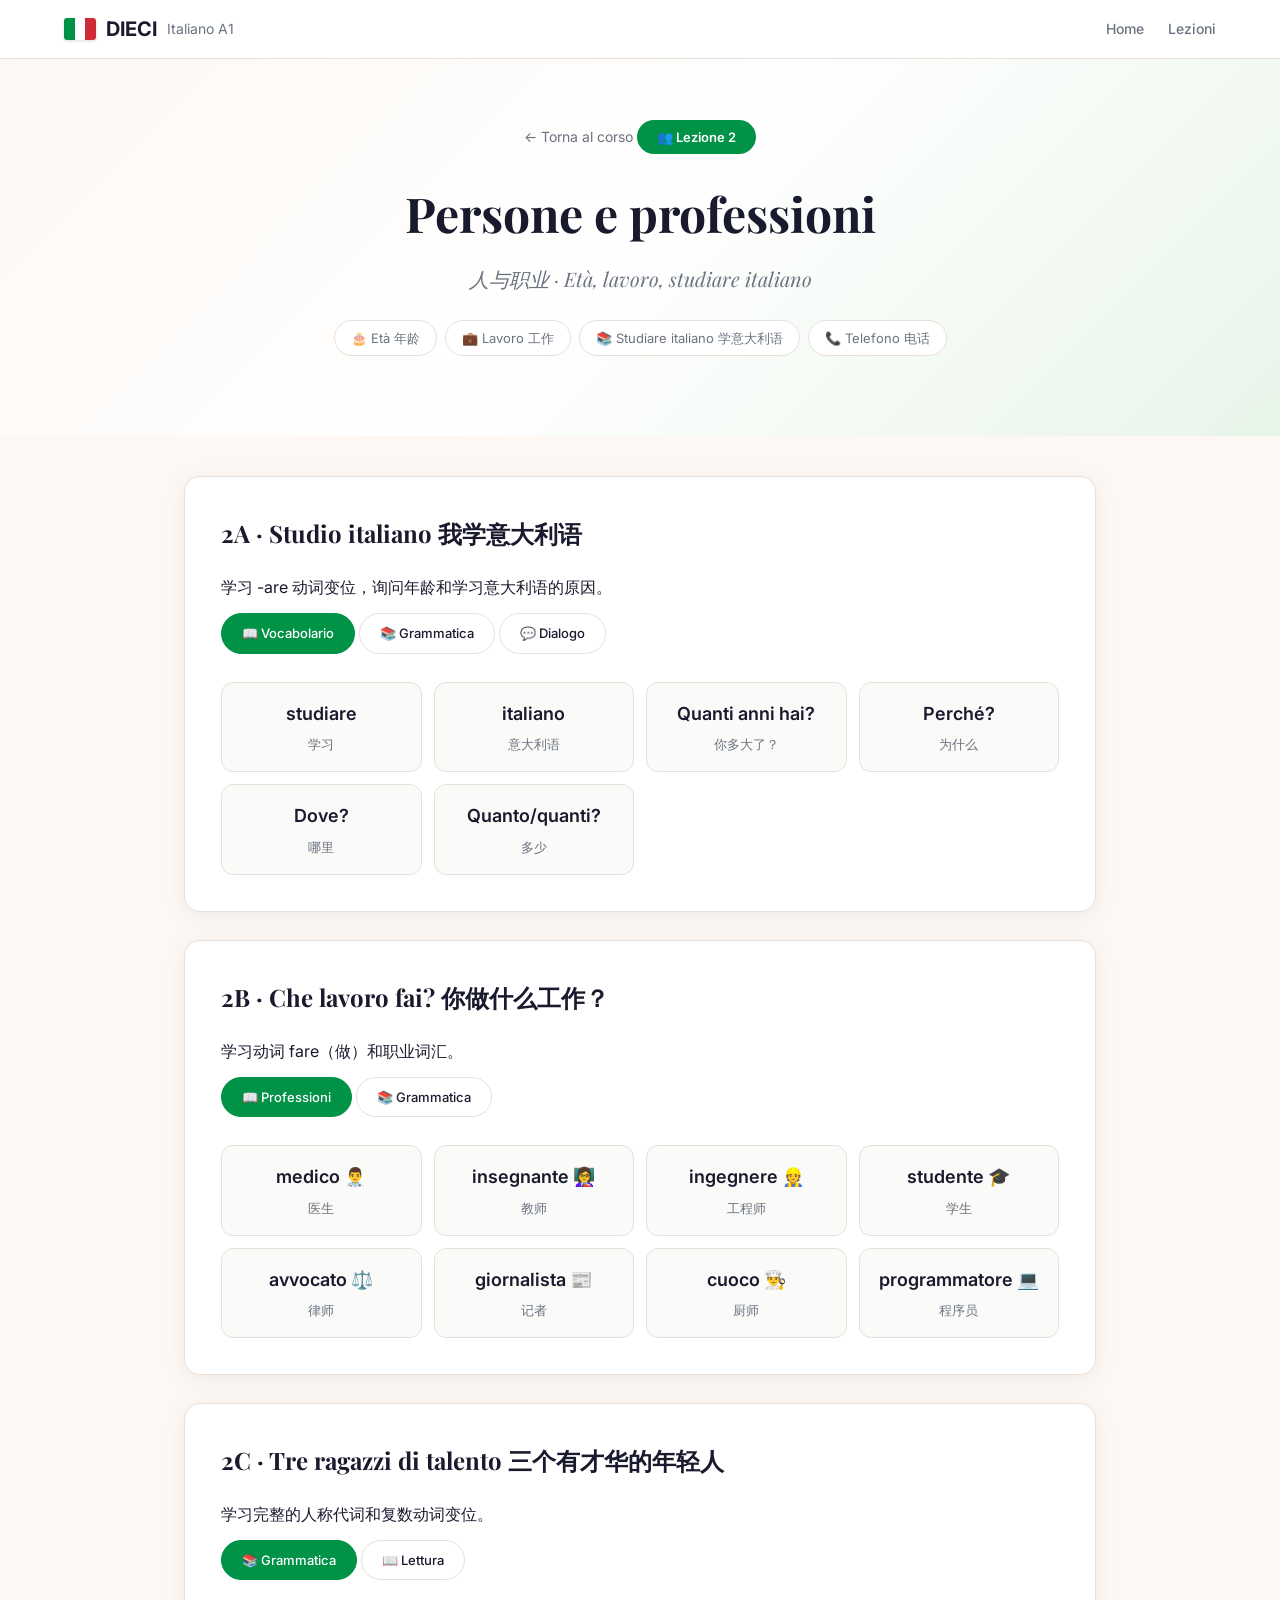
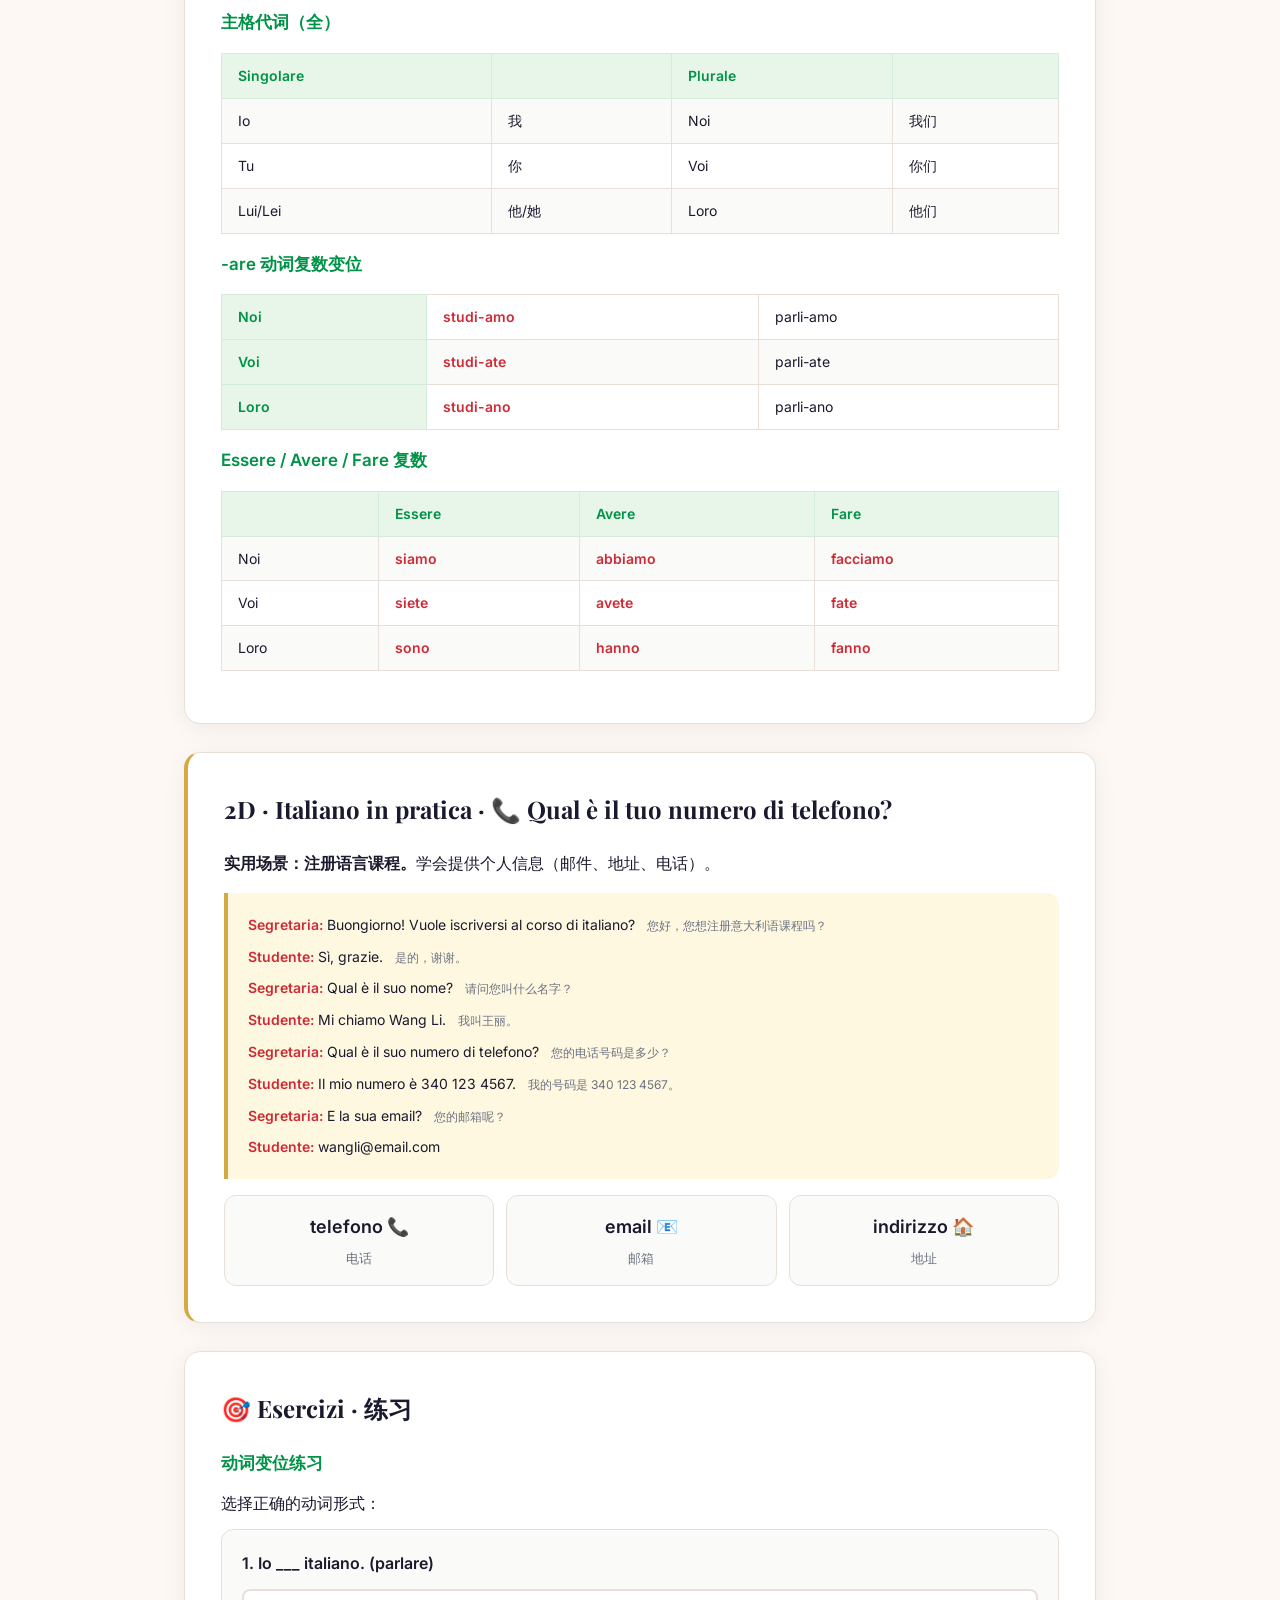
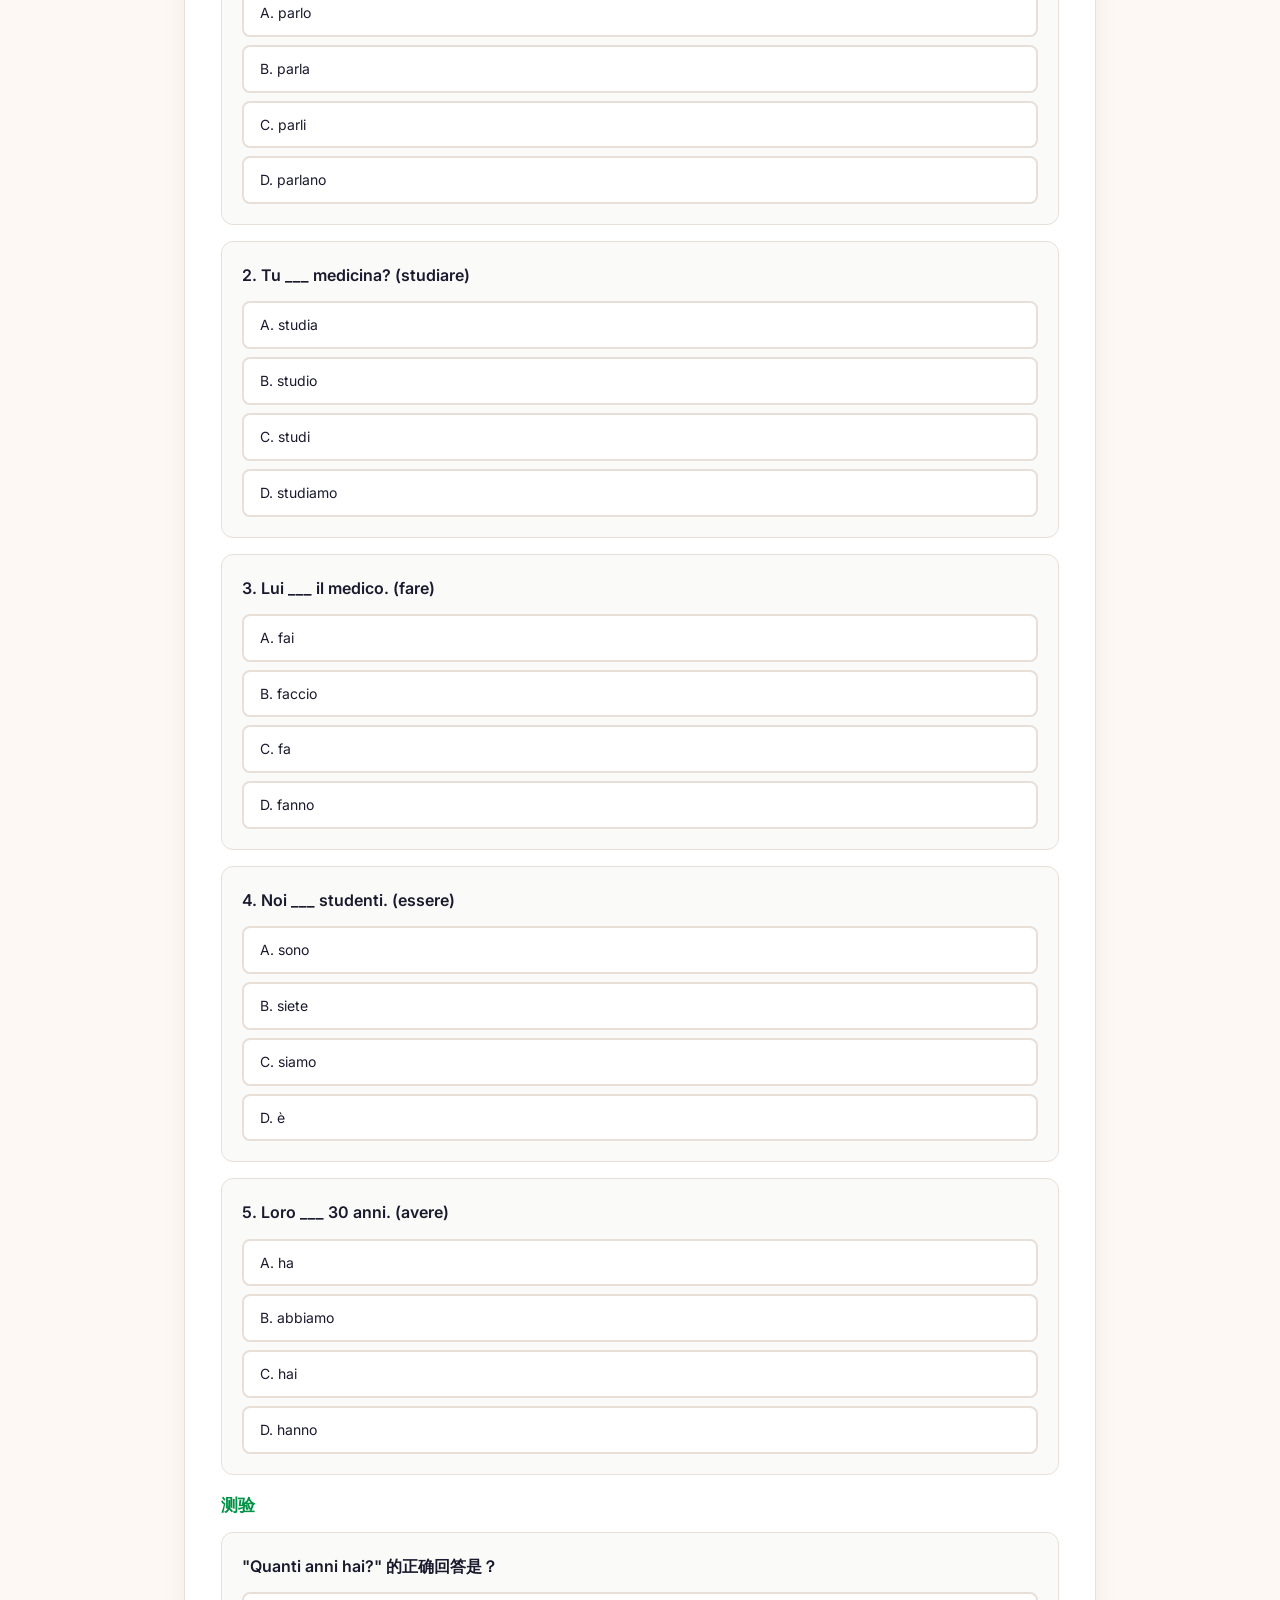
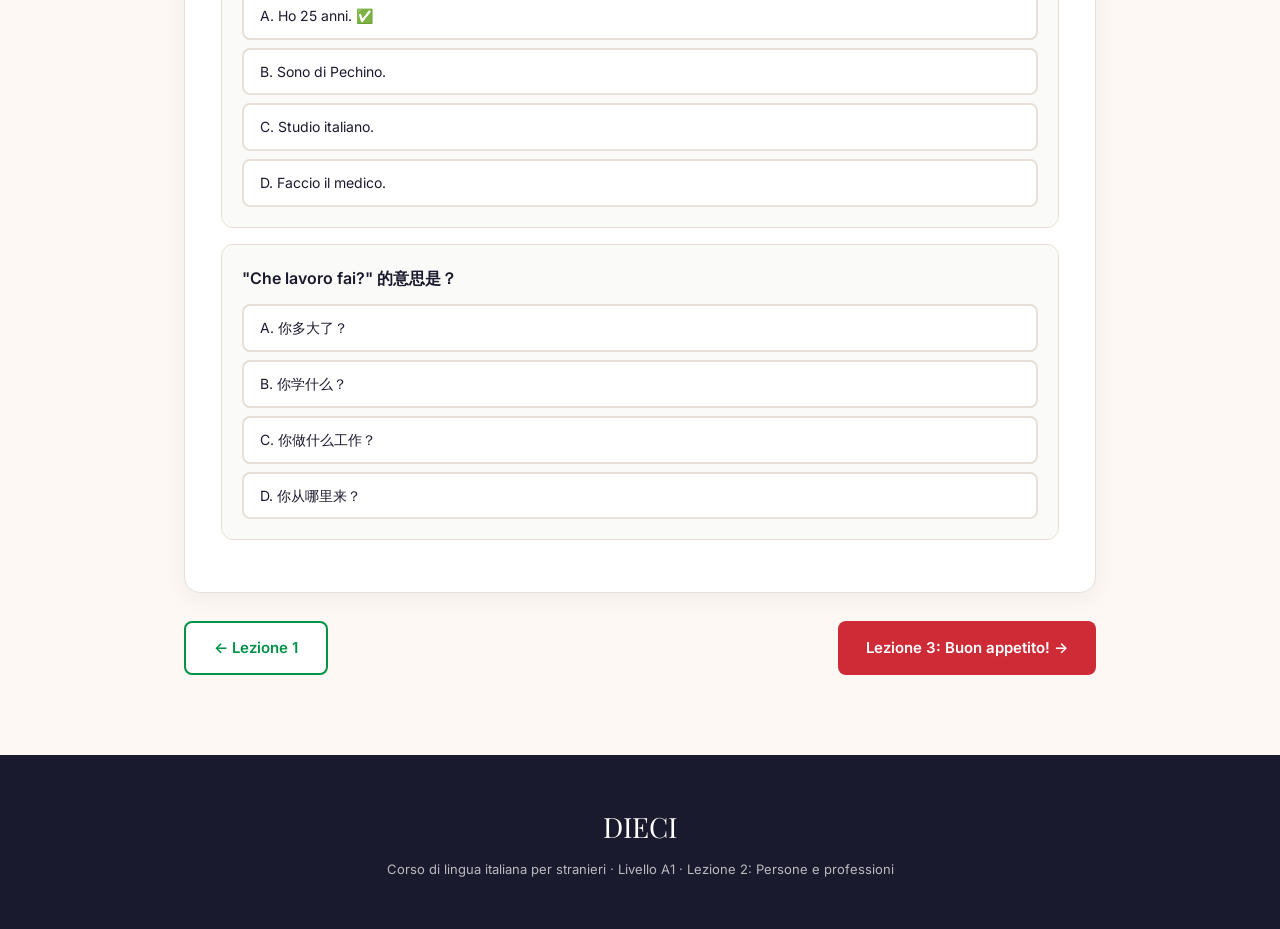
<file: lezione-2.html>
<!DOCTYPE html>
<html lang="zh-CN">
<head>
  <meta charset="UTF-8"><meta name="viewport" content="width=device-width, initial-scale=1.0">
  <title>Lezione 2 · Persone e professioni · DIECI A1</title>
  <link rel="stylesheet" href="css/styles.css">
  <script src="audio/audio-data.js"></script>
  <script src="js/audio-player.js"></script>
</head>
<body>
<div class="scroll-progress" id="scrollProgress"></div>
<nav class="top-nav" id="topNav">
  <div class="nav-inner">
    <a href="index.html" class="nav-logo"><div class="flag-icon"></div>DIECI <span style="font-weight:400;color:var(--text-muted);font-size:14px;">Italiano A1</span></a>
    <ul class="nav-links"><li><a href="index.html">Home</a></li><li><a href="index.html#lezioni">Lezioni</a></li></ul>
  </div>
</nav>
<section class="lesson-hero">
  <a href="index.html" class="back-link">← Torna al corso</a>
  <div class="lesson-badge">👥 Lezione 2</div>
  <h1>Persone e professioni</h1>
  <p class="subtitle">人与职业 · Età, lavoro, studiare italiano</p>
  <div class="lesson-goals-bar">
    <span class="goal">🎂 Età 年龄</span>
    <span class="goal">💼 Lavoro 工作</span>
    <span class="goal">📚 Studiare italiano 学意大利语</span>
    <span class="goal">📞 Telefono 电话</span>
  </div>
</section>

<div class="lesson-content">
  <!-- 2A: Studio italiano -->
  <div class="lesson-section">
    <h2>2A · Studio italiano 我学意大利语</h2>
    <p>学习 -are 动词变位，询问年龄和学习意大利语的原因。</p>
    <div class="section-tabs">
      <span class="section-tab active" onclick="showVocab2(this,'v2a')">📖 Vocabolario</span>
      <span class="section-tab" onclick="showVocab2(this,'g2a')">📚 Grammatica</span>
      <span class="section-tab" onclick="showVocab2(this,'d2a')">💬 Dialogo</span>
    </div>
    <div id="v2a">
      <div class="vocab-grid">
        <div class="vocab-card" onclick="speak('studio')"><div class="it">studiare</div><div class="cn">学习</div></div>
        <div class="vocab-card" onclick="speak('italiano')"><div class="it">italiano</div><div class="cn">意大利语</div></div>
        <div class="vocab-card" onclick="speak('quanti anni hai')"><div class="it">Quanti anni hai?</div><div class="cn">你多大了？</div></div>
        <div class="vocab-card" onclick="speak('perche')"><div class="it">Perché?</div><div class="cn">为什么</div></div>
        <div class="vocab-card" onclick="speak('dove')"><div class="it">Dove?</div><div class="cn">哪里</div></div>
        <div class="vocab-card" onclick="speak('quanto')"><div class="it">Quanto/quanti?</div><div class="cn">多少</div></div>
      </div>
    </div>
    <div id="g2a" style="display:none;">
      <h3>-are 动词现在时变位（单数）</h3>
      <table class="grammar-table">
        <tr><th>Pronome</th><th>STUDIARE</th><th>PARLARE</th></tr>
        <tr><td>Io</td><td class="highlight-it">studio</td><td class="highlight-it">parlo</td></tr>
        <tr><td>Tu</td><td class="highlight-it">studi</td><td class="highlight-it">parli</td></tr>
        <tr><td>Lui/Lei</td><td class="highlight-it">studia</td><td class="highlight-it">parla</td></tr>
      </table>
      <h3>数字 21-100</h3>
      <p>21 = <strong>ventuno</strong>, 22 = ventidue, ... 30 = <strong>trenta</strong>,<br>
      40 = quaranta, 50 = cinquanta, 60 = sessanta, 70 = settanta,<br>
      80 = ottanta, 90 = novanta, 100 = <strong>cento</strong></p>
    </div>
    <div id="d2a" style="display:none;">
      <div class="dialog-box">
        <div class="dialog-line"><span class="dialog-speaker">A:</span><span class="dialog-text">Ciao! Quanti anni hai? <span class="cn-trans">你多大了？</span></span></div>
        <div class="dialog-line"><span class="dialog-speaker">B:</span><span class="dialog-text">Ho 25 anni. E tu? <span class="cn-trans">我 25 岁。你呢？</span></span></div>
        <div class="dialog-line"><span class="dialog-speaker">A:</span><span class="dialog-text">Io ho 22 anni. Studi italiano? <span class="cn-trans">我 22 岁。你学意大利语吗？</span></span></div>
        <div class="dialog-line"><span class="dialog-speaker">B:</span><span class="dialog-text">Sì, studio italiano. <span class="cn-trans">是的，我学意大利语。</span></span></div>
        <div class="dialog-line"><span class="dialog-speaker">A:</span><span class="dialog-text">Perché studi italiano? <span class="cn-trans">为什么学意大利语？</span></span></div>
        <div class="dialog-line"><span class="dialog-speaker">B:</span><span class="dialog-text">Perché mi piace l'Italia! <span class="cn-trans">因为我喜欢意大利！</span></span></div>
      </div>
    </div>
  </div>

  <!-- 2B: Che lavoro fai? -->
  <div class="lesson-section">
    <h2>2B · Che lavoro fai? 你做什么工作？</h2>
    <p>学习动词 fare（做）和职业词汇。</p>
    <div class="section-tabs">
      <span class="section-tab active" onclick="showVocab2(this,'v2b')">📖 Professioni</span>
      <span class="section-tab" onclick="showVocab2(this,'g2b')">📚 Grammatica</span>
    </div>
    <div id="v2b">
      <div class="vocab-grid">
        <div class="vocab-card" onclick="speak('medico')"><div class="it">medico 👨‍⚕️</div><div class="cn">医生</div></div>
        <div class="vocab-card" onclick="speak('insegnante')"><div class="it">insegnante 👩‍🏫</div><div class="cn">教师</div></div>
        <div class="vocab-card" onclick="speak('ingegnere')"><div class="it">ingegnere 👷</div><div class="cn">工程师</div></div>
        <div class="vocab-card" onclick="speak('studente')"><div class="it">studente 🎓</div><div class="cn">学生</div></div>
        <div class="vocab-card" onclick="speak('avvocato')"><div class="it">avvocato ⚖️</div><div class="cn">律师</div></div>
        <div class="vocab-card" onclick="speak('giornalista')"><div class="it">giornalista 📰</div><div class="cn">记者</div></div>
        <div class="vocab-card" onclick="speak('cuoco')"><div class="it">cuoco 👨‍🍳</div><div class="cn">厨师</div></div>
        <div class="vocab-card" onclick="speak('programmatore')"><div class="it">programmatore 💻</div><div class="cn">程序员</div></div>
      </div>
    </div>
    <div id="g2b" style="display:none;">
      <h3>动词 FARE —— 现在时</h3>
      <table class="grammar-table">
        <tr><th>Io</th><td class="highlight-it">faccio</td><td>Che lavoro fai? Faccio il medico.</td></tr>
        <tr><th>Tu</th><td class="highlight-it">fai</td><td>Fai l'insegnante?</td></tr>
        <tr><th>Lui/Lei</th><td class="highlight-it">fa</td><td>Lei fa la giornalista.</td></tr>
      </table>
      <h3>定冠词 (Articoli determinativi) 单数</h3>
      <table class="grammar-table">
        <tr><th>Maschile</th><td class="highlight-it">il</td><td>il medico, il libro</td></tr>
        <tr><th>Maschile (speciale)</th><td class="highlight-it">lo</td><td>lo studente (s+辅音)</td></tr>
        <tr><th>Femminile</th><td class="highlight-it">la</td><td>la penna, la professoressa</td></tr>
      </table>
      <p><strong>注意：</strong>Faccio il medico. = 我做医生（直译：我做"那个"医生）。<br>
      在意大利语中，说职业时通常要加定冠词。</p>
    </div>
  </div>

  <!-- 2C: Tre ragazzi di talento -->
  <div class="lesson-section">
    <h2>2C · Tre ragazzi di talento 三个有才华的年轻人</h2>
    <p>学习完整的人称代词和复数动词变位。</p>
    <div class="section-tabs">
      <span class="section-tab active" onclick="showVocab2(this,'g2c')">📚 Grammatica</span>
      <span class="section-tab" onclick="showVocab2(this,'t2c')">📖 Lettura</span>
    </div>
    <div id="g2c">
      <h3>主格代词（全）</h3>
      <table class="grammar-table">
        <tr><th>Singolare</th><th></th><th>Plurale</th><th></th></tr>
        <tr><td>Io</td><td>我</td><td>Noi</td><td>我们</td></tr>
        <tr><td>Tu</td><td>你</td><td>Voi</td><td>你们</td></tr>
        <tr><td>Lui/Lei</td><td>他/她</td><td>Loro</td><td>他们</td></tr>
      </table>
      <h3>-are 动词复数变位</h3>
      <table class="grammar-table">
        <tr><th>Noi</th><td class="highlight-it">studi-amo</td><td>parli-amo</td></tr>
        <tr><th>Voi</th><td class="highlight-it">studi-ate</td><td>parli-ate</td></tr>
        <tr><th>Loro</th><td class="highlight-it">studi-ano</td><td>parli-ano</td></tr>
      </table>
      <h3>Essere / Avere / Fare 复数</h3>
      <table class="grammar-table">
        <tr><th></th><th>Essere</th><th>Avere</th><th>Fare</th></tr>
        <tr><td>Noi</td><td class="highlight-it">siamo</td><td class="highlight-it">abbiamo</td><td class="highlight-it">facciamo</td></tr>
        <tr><td>Voi</td><td class="highlight-it">siete</td><td class="highlight-it">avete</td><td class="highlight-it">fate</td></tr>
        <tr><td>Loro</td><td class="highlight-it">sono</td><td class="highlight-it">hanno</td><td class="highlight-it">fanno</td></tr>
      </table>
    </div>
    <div id="t2c" style="display:none;">
      <div style="background:var(--bg-light);border-radius:12px;padding:20px;">
        <p><strong>Marco</strong> ha 22 anni. <strong>Lui</strong> è italiano, di Roma. Fa l'università e studia lingue.</p>
        <p><strong>Lucia e Sara</strong> sono studentesse. <strong>Loro</strong> hanno 20 anni. Studiano medicina.</p>
        <p><strong>Io</strong> sono cinese. <strong>Studio</strong> italiano perché mi piace la cultura italiana.</p>
        <p style="margin-top:12px;font-size:13px;color:var(--text-muted);">👆 这就是个人介绍的基本结构：名字 + 年龄 + 国籍 + 职业/学习 + 原因。</p>
      </div>
    </div>
  </div>

  <!-- 2D: Italiano in pratica -->
  <div class="lesson-section" style="border-left:4px solid var(--italian-gold);">
    <h2>2D · Italiano in pratica · 📞 Qual è il tuo numero di telefono?</h2>
    <p><strong>实用场景：注册语言课程。</strong>学会提供个人信息（邮件、地址、电话）。</p>
    <div class="dialog-box">
      <div class="dialog-line"><span class="dialog-speaker">Segretaria:</span><span class="dialog-text">Buongiorno! Vuole iscriversi al corso di italiano? <span class="cn-trans">您好，您想注册意大利语课程吗？</span></span></div>
      <div class="dialog-line"><span class="dialog-speaker">Studente:</span><span class="dialog-text">Sì, grazie. <span class="cn-trans">是的，谢谢。</span></span></div>
      <div class="dialog-line"><span class="dialog-speaker">Segretaria:</span><span class="dialog-text">Qual è il suo nome? <span class="cn-trans">请问您叫什么名字？</span></span></div>
      <div class="dialog-line"><span class="dialog-speaker">Studente:</span><span class="dialog-text">Mi chiamo Wang Li. <span class="cn-trans">我叫王丽。</span></span></div>
      <div class="dialog-line"><span class="dialog-speaker">Segretaria:</span><span class="dialog-text">Qual è il suo numero di telefono? <span class="cn-trans">您的电话号码是多少？</span></span></div>
      <div class="dialog-line"><span class="dialog-speaker">Studente:</span><span class="dialog-text">Il mio numero è 340 123 4567. <span class="cn-trans">我的号码是 340 123 4567。</span></span></div>
      <div class="dialog-line"><span class="dialog-speaker">Segretaria:</span><span class="dialog-text">E la sua email? <span class="cn-trans">您的邮箱呢？</span></span></div>
      <div class="dialog-line"><span class="dialog-speaker">Studente:</span><span class="dialog-text">wangli@email.com <span class="cn-trans"></span></span></div>
    </div>
    <div class="vocab-grid" style="grid-template-columns:repeat(3,1fr);margin-top:16px;">
      <div class="vocab-card" onclick="speak('telefono')"><div class="it">telefono 📞</div><div class="cn">电话</div></div>
      <div class="vocab-card" onclick="speak('email')"><div class="it">email 📧</div><div class="cn">邮箱</div></div>
      <div class="vocab-card" onclick="speak('indirizzo')"><div class="it">indirizzo 🏠</div><div class="cn">地址</div></div>
    </div>
  </div>

  <!-- Exercises -->
  <div class="lesson-section">
    <h2>🎯 Esercizi · 练习</h2>
    <h3>动词变位练习</h3>
    <p>选择正确的动词形式：</p>
    <div class="quiz-question">
      <div class="q-text">1. Io ___ italiano. (parlare)</div>
      <div class="quiz-options">
        <div class="quiz-option" onclick="checkQuiz2(this,true)">A. parlo</div>
        <div class="quiz-option" onclick="checkQuiz2(this,false)">B. parla</div>
        <div class="quiz-option" onclick="checkQuiz2(this,false)">C. parli</div>
        <div class="quiz-option" onclick="checkQuiz2(this,false)">D. parlano</div>
      </div>
    </div>
    <div class="quiz-question">
      <div class="q-text">2. Tu ___ medicina? (studiare)</div>
      <div class="quiz-options">
        <div class="quiz-option" onclick="checkQuiz2(this,false)">A. studia</div>
        <div class="quiz-option" onclick="checkQuiz2(this,false)">B. studio</div>
        <div class="quiz-option" onclick="checkQuiz2(this,true)">C. studi</div>
        <div class="quiz-option" onclick="checkQuiz2(this,false)">D. studiamo</div>
      </div>
    </div>
    <div class="quiz-question">
      <div class="q-text">3. Lui ___ il medico. (fare)</div>
      <div class="quiz-options">
        <div class="quiz-option" onclick="checkQuiz2(this,false)">A. fai</div>
        <div class="quiz-option" onclick="checkQuiz2(this,false)">B. faccio</div>
        <div class="quiz-option" onclick="checkQuiz2(this,true)">C. fa</div>
        <div class="quiz-option" onclick="checkQuiz2(this,false)">D. fanno</div>
      </div>
    </div>
    <div class="quiz-question">
      <div class="q-text">4. Noi ___ studenti. (essere)</div>
      <div class="quiz-options">
        <div class="quiz-option" onclick="checkQuiz2(this,false)">A. sono</div>
        <div class="quiz-option" onclick="checkQuiz2(this,false)">B. siete</div>
        <div class="quiz-option" onclick="checkQuiz2(this,true)">C. siamo</div>
        <div class="quiz-option" onclick="checkQuiz2(this,false)">D. è</div>
      </div>
    </div>
    <div class="quiz-question">
      <div class="q-text">5. Loro ___ 30 anni. (avere)</div>
      <div class="quiz-options">
        <div class="quiz-option" onclick="checkQuiz2(this,false)">A. ha</div>
        <div class="quiz-option" onclick="checkQuiz2(this,false)">B. abbiamo</div>
        <div class="quiz-option" onclick="checkQuiz2(this,false)">C. hai</div>
        <div class="quiz-option" onclick="checkQuiz2(this,true)">D. hanno</div>
      </div>
    </div>

    <h3 style="margin-top:16px;">测验</h3>
    <div class="quiz-question">
      <div class="q-text">"Quanti anni hai?" 的正确回答是？</div>
      <div class="quiz-options">
        <div class="quiz-option" onclick="checkQuiz2(this,false)">A. Ho 25 anni. ✅</div>
        <div class="quiz-option" onclick="checkQuiz2(this,true)">B. Sono di Pechino.</div>
        <div class="quiz-option" onclick="checkQuiz2(this,false)">C. Studio italiano.</div>
        <div class="quiz-option" onclick="checkQuiz2(this,false)">D. Faccio il medico.</div>
      </div>
    </div>
    <div class="quiz-question">
      <div class="q-text">"Che lavoro fai?" 的意思是？</div>
      <div class="quiz-options">
        <div class="quiz-option" onclick="checkQuiz2(this,false)">A. 你多大了？</div>
        <div class="quiz-option" onclick="checkQuiz2(this,false)">B. 你学什么？</div>
        <div class="quiz-option" onclick="checkQuiz2(this,true)">C. 你做什么工作？</div>
        <div class="quiz-option" onclick="checkQuiz2(this,false)">D. 你从哪里来？</div>
      </div>
    </div>
  </div>

  <div style="display:flex;justify-content:space-between;flex-wrap:wrap;gap:12px;">
    <a href="lezione-1.html" class="btn-secondary">← Lezione 1</a>
    <a href="lezione-3.html" class="btn-primary">Lezione 3: Buon appetito! →</a>
  </div>
</div>
<footer class="site-footer">
  <div class="footer-logo">DIECI</div>
  <p>Corso di lingua italiana per stranieri · Livello A1 · Lezione 2: Persone e professioni</p>
</footer>
<script>
window.addEventListener('scroll',()=>{const st=document.documentElement.scrollTop;document.getElementById('scrollProgress').style.width=(st/(document.documentElement.scrollHeight-window.innerHeight)*100)+'%';document.getElementById('topNav').classList.toggle('scrolled',st>50);});
function showVocab2(el,id){const p=el.closest('.lesson-section');p.querySelectorAll('.section-tab').forEach(t=>t.classList.remove('active'));el.classList.add('active');p.querySelectorAll('[id^="v"],[id^="g"],[id^="d"],[id^="t"]').forEach(d=>d.style.display='none');document.getElementById(id).style.display='block';}
function checkQuiz2(el,c){const p=el.closest('.quiz-question');p.querySelectorAll('.quiz-option').forEach(o=>o.style.pointerEvents='none');if(c){el.classList.add('correct');el.insertAdjacentHTML('afterend','<div class="quiz-result" style="color:var(--italian-green);">✅ 正确！</div>');}else{if(el.textContent.includes('✅')){el.classList.add('correct');el.insertAdjacentHTML('afterend','<div class="quiz-result" style="color:var(--italian-green);">✅ 正确！</div>');}else{el.classList.add('wrong');el.insertAdjacentHTML('afterend','<div class="quiz-result" style="color:var(--italian-red);">❌ 再想想！</div>');}}}
</script>
</body>
</html>
</file>
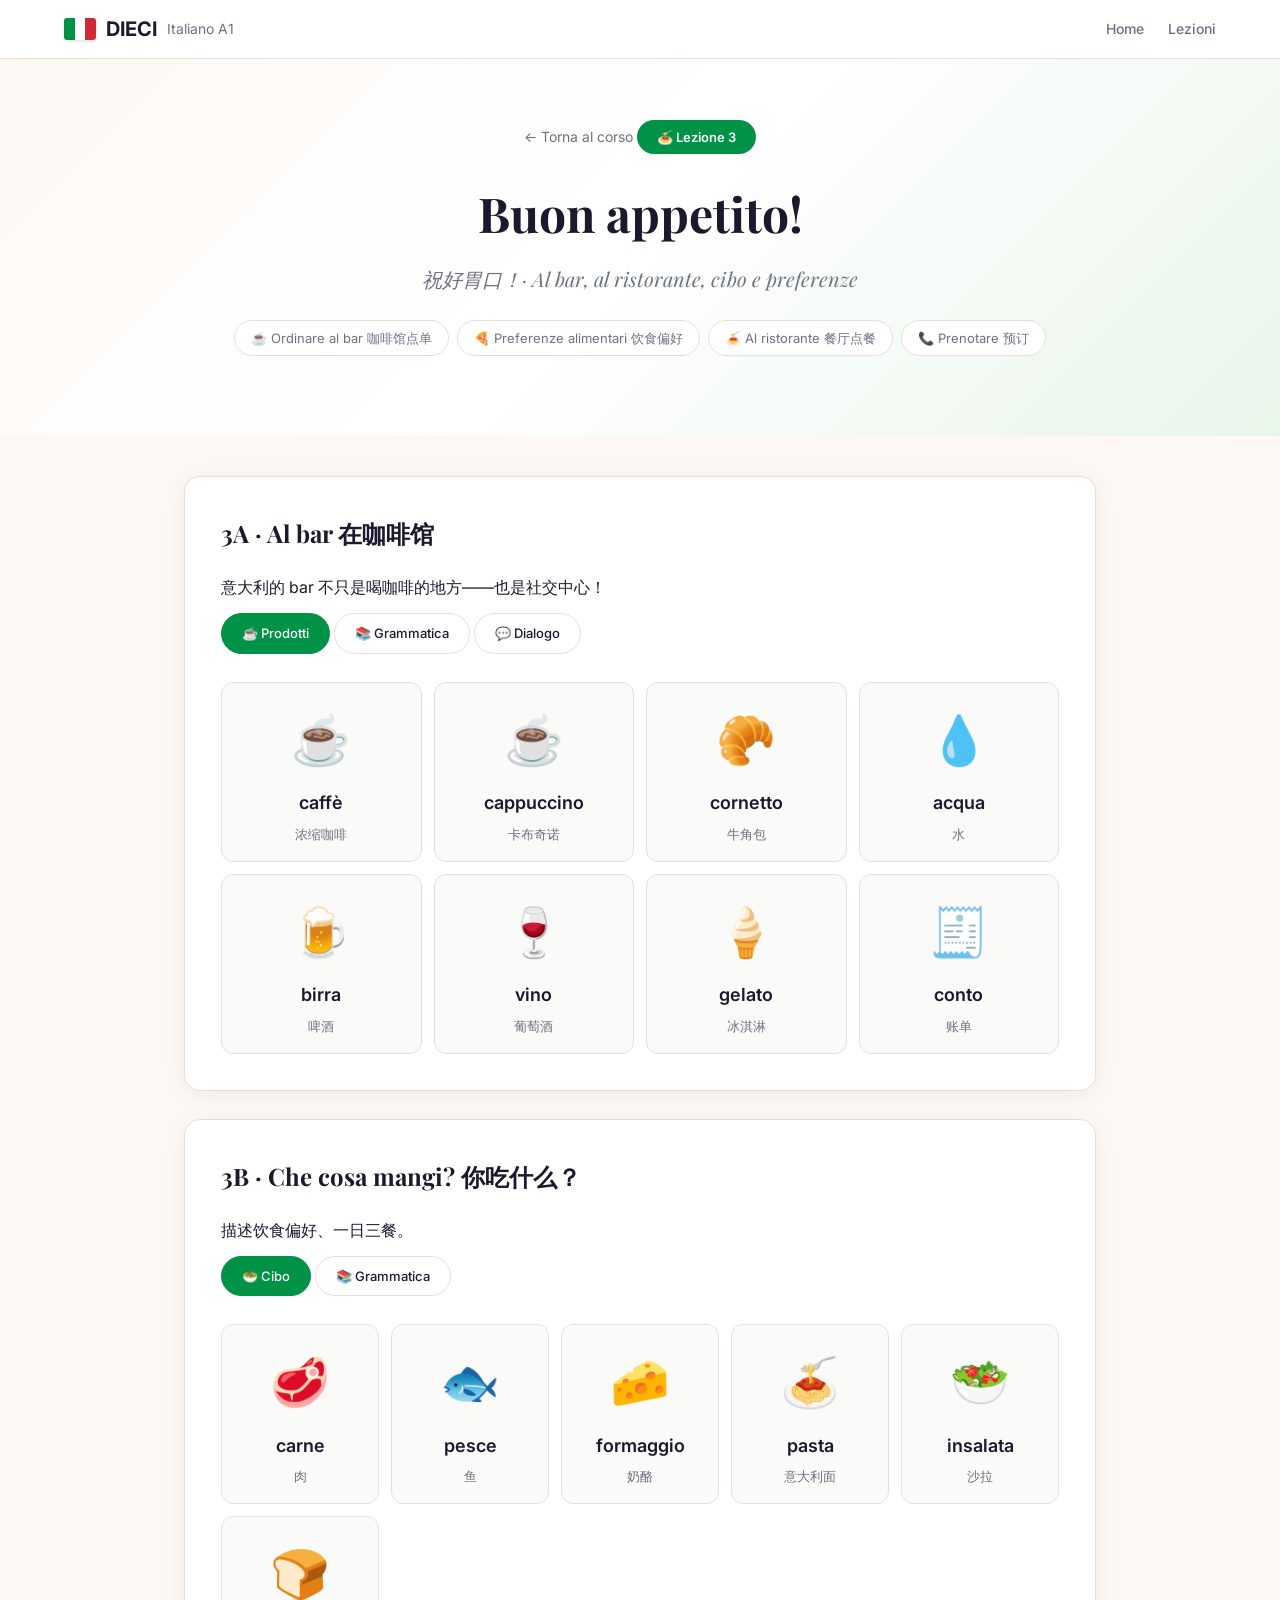
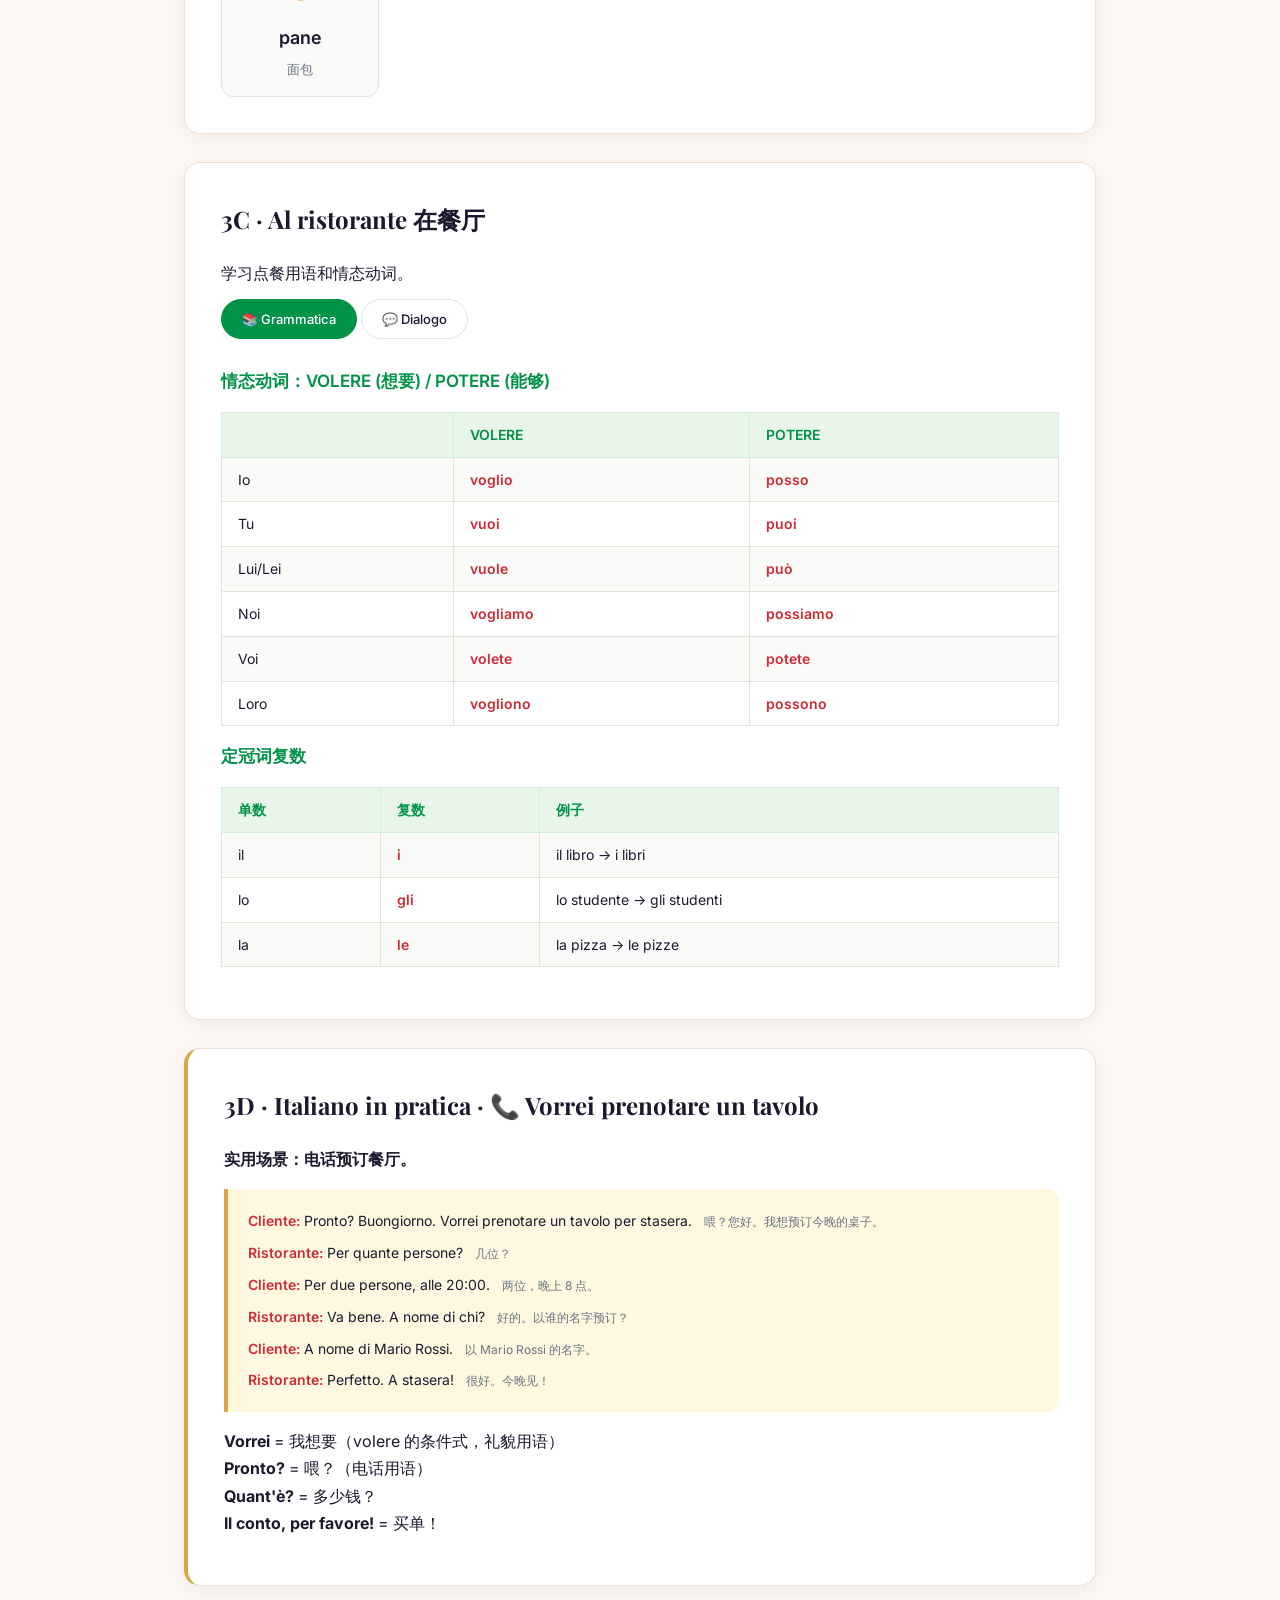
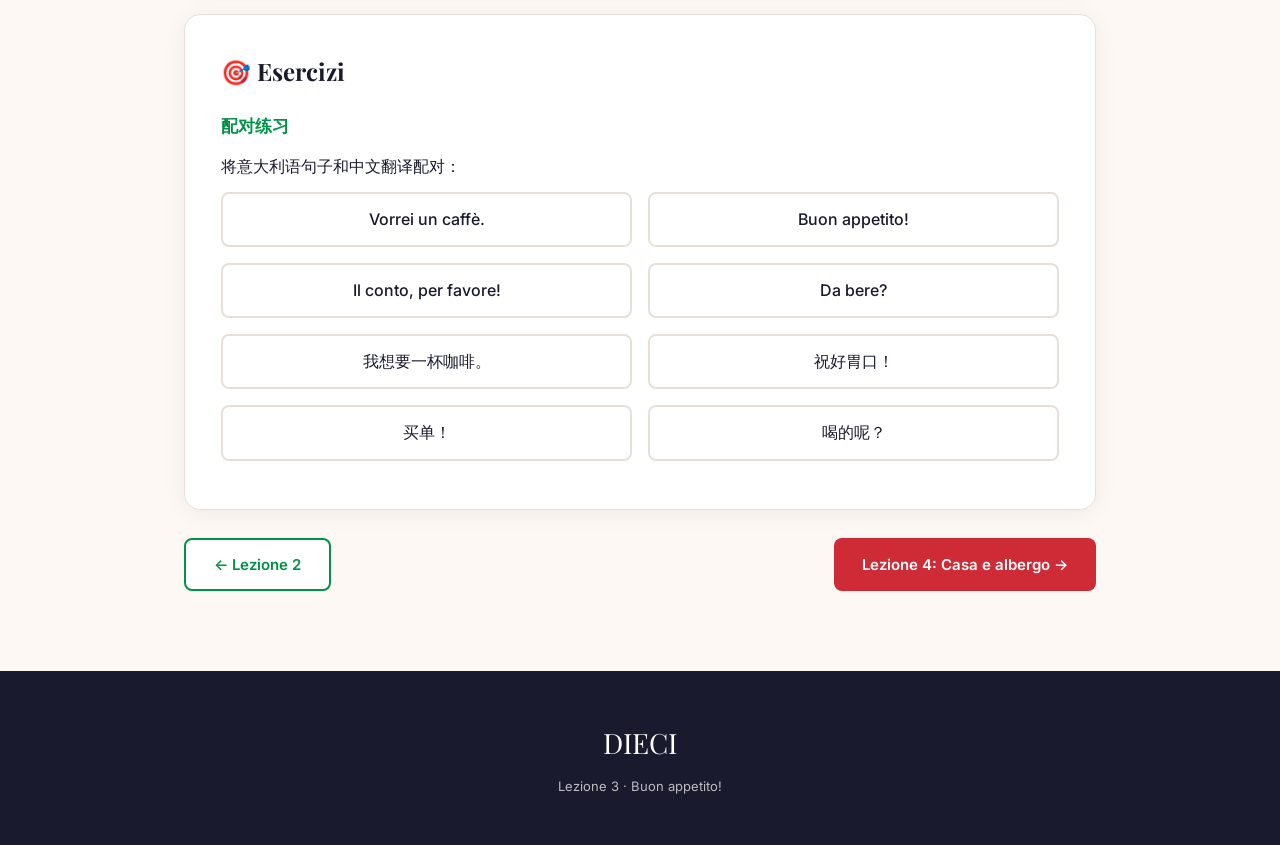
<file: lezione-3.html>
<!DOCTYPE html>
<html lang="zh-CN">
<head>
  <meta charset="UTF-8"><meta name="viewport" content="width=device-width, initial-scale=1.0">
  <title>Lezione 3 · Buon appetito! · DIECI A1</title>
  <link rel="stylesheet" href="css/styles.css">
  <script src="audio/audio-data.js"></script>
  <script src="js/audio-player.js"></script>
  <style>.food-emoji{font-size:48px;display:block;margin-bottom:8px;}</style>
</head>
<body>
<div class="scroll-progress" id="scrollProgress"></div>
<nav class="top-nav" id="topNav"><div class="nav-inner"><a href="index.html" class="nav-logo"><div class="flag-icon"></div>DIECI <span style="font-weight:400;color:var(--text-muted);font-size:14px;">Italiano A1</span></a><ul class="nav-links"><li><a href="index.html">Home</a></li><li><a href="index.html#lezioni">Lezioni</a></li></ul></div></nav>
<section class="lesson-hero">
  <a href="index.html" class="back-link">← Torna al corso</a>
  <div class="lesson-badge">🍝 Lezione 3</div>
  <h1>Buon appetito!</h1>
  <p class="subtitle">祝好胃口！· Al bar, al ristorante, cibo e preferenze</p>
  <div class="lesson-goals-bar">
    <span class="goal">☕ Ordinare al bar 咖啡馆点单</span>
    <span class="goal">🍕 Preferenze alimentari 饮食偏好</span>
    <span class="goal">🍝 Al ristorante 餐厅点餐</span>
    <span class="goal">📞 Prenotare 预订</span>
  </div>
</section>
<div class="lesson-content">
  <div class="lesson-section">
    <h2>3A · Al bar 在咖啡馆</h2>
    <p>意大利的 bar 不只是喝咖啡的地方——也是社交中心！</p>
    <div class="section-tabs">
      <span class="section-tab active" onclick="showV(this,'v3a')">☕ Prodotti</span>
      <span class="section-tab" onclick="showV(this,'g3a')">📚 Grammatica</span>
      <span class="section-tab" onclick="showV(this,'d3a')">💬 Dialogo</span>
    </div>
    <div id="v3a">
      <div class="vocab-grid">
        <div class="vocab-card" onclick="speak('caffe')"><span class="food-emoji">☕</span><div class="it">caffè</div><div class="cn">浓缩咖啡</div></div>
        <div class="vocab-card" onclick="speak('cappuccino')"><span class="food-emoji">☕</span><div class="it">cappuccino</div><div class="cn">卡布奇诺</div></div>
        <div class="vocab-card" onclick="speak('cornetto')"><span class="food-emoji">🥐</span><div class="it">cornetto</div><div class="cn">牛角包</div></div>
        <div class="vocab-card" onclick="speak('acqua')"><span class="food-emoji">💧</span><div class="it">acqua</div><div class="cn">水</div></div>
        <div class="vocab-card" onclick="speak('birra')"><span class="food-emoji">🍺</span><div class="it">birra</div><div class="cn">啤酒</div></div>
        <div class="vocab-card" onclick="speak('vino')"><span class="food-emoji">🍷</span><div class="it">vino</div><div class="cn">葡萄酒</div></div>
        <div class="vocab-card" onclick="speak('gelato')"><span class="food-emoji">🍦</span><div class="it">gelato</div><div class="cn">冰淇淋</div></div>
        <div class="vocab-card" onclick="speak('conto')"><span class="food-emoji">🧾</span><div class="it">conto</div><div class="cn">账单</div></div>
      </div>
    </div>
    <div id="g3a" style="display:none;">
      <h3>名词复数 (Sostantivi plurali)</h3>
      <table class="grammar-table">
        <tr><th>Singolare</th><th>Plurale</th><th>Regola</th></tr>
        <tr><td>caffè</td><td class="highlight-it">caffè</td><td>重音结尾不变</td></tr>
        <tr><td>cappuccino</td><td class="highlight-it">cappuccini</td><td>-o → -i</td></tr>
        <tr><td>pizza</td><td class="highlight-it">pizze</td><td>-a → -e</td></tr>
      </table>
      <h3>-ere 动词现在时</h3>
      <table class="grammar-table">
        <tr><th></th><th>PRENDERE (拿/点)</th><th>VEDERE (看)</th></tr>
        <tr><td>Io</td><td class="highlight-it">prendo</td><td>vedo</td></tr>
        <tr><td>Tu</td><td class="highlight-it">prendi</td><td>vedi</td></tr>
        <tr><td>Lui/Lei</td><td class="highlight-it">prende</td><td>vede</td></tr>
        <tr><td>Noi</td><td class="highlight-it">prendiamo</td><td>vediamo</td></tr>
        <tr><td>Voi</td><td class="highlight-it">prendete</td><td>vedete</td></tr>
        <tr><td>Loro</td><td class="highlight-it">prendono</td><td>vedono</td></tr>
      </table>
      <p><strong>Come stai?</strong> = 你好吗？ <strong>Sto bene, grazie!</strong> = 我很好，谢谢！</p>
    </div>
    <div id="d3a" style="display:none;">
      <div class="dialog-box">
        <div class="dialog-line"><span class="dialog-speaker">Cliente:</span><span class="dialog-text">Buongiorno! Un caffè e un cornetto, per favore. <span class="cn-trans">您好！一杯浓缩咖啡和一个牛角包。</span></span></div>
        <div class="dialog-line"><span class="dialog-speaker">Barista:</span><span class="dialog-text">Ecco. Sono €3,50. <span class="cn-trans">给您。3.50 欧元。</span></span></div>
        <div class="dialog-line"><span class="dialog-speaker">Cliente:</span><span class="dialog-text">Grazie! <span class="cn-trans">谢谢！</span></span></div>
      </div>
    </div>
  </div>

  <div class="lesson-section">
    <h2>3B · Che cosa mangi? 你吃什么？</h2>
    <p>描述饮食偏好、一日三餐。</p>
    <div class="section-tabs">
      <span class="section-tab active" onclick="showV(this,'v3b')">🥗 Cibo</span>
      <span class="section-tab" onclick="showV(this,'g3b')">📚 Grammatica</span>
    </div>
    <div id="v3b">
      <div style="display:grid;grid-template-columns:repeat(auto-fill,minmax(150px,1fr));gap:12px;">
        <div class="vocab-card"><span class="food-emoji">🥩</span><div class="it">carne</div><div class="cn">肉</div></div>
        <div class="vocab-card"><span class="food-emoji">🐟</span><div class="it">pesce</div><div class="cn">鱼</div></div>
        <div class="vocab-card"><span class="food-emoji">🧀</span><div class="it">formaggio</div><div class="cn">奶酪</div></div>
        <div class="vocab-card"><span class="food-emoji">🍝</span><div class="it">pasta</div><div class="cn">意大利面</div></div>
        <div class="vocab-card"><span class="food-emoji">🥗</span><div class="it">insalata</div><div class="cn">沙拉</div></div>
        <div class="vocab-card"><span class="food-emoji">🍞</span><div class="it">pane</div><div class="cn">面包</div></div>
      </div>
    </div>
    <div id="g3b" style="display:none;">
      <h3>名词 + 形容词配合（单数）</h3>
      <table class="grammar-table">
        <tr><th>名词</th><th>形容词</th><th>例子</th></tr>
        <tr><td>il cibo (m.)</td><td>buono</td><td class="highlight-it">il cibo buono</td></tr>
        <tr><td>la pizza (f.)</td><td>buona</td><td class="highlight-it">la pizza buona</td></tr>
      </table>
      <p><strong>Anche / Invece</strong><br>
  Anche = 也：<em>Anche a me piace la pasta.</em> 我也喜欢意面。<br>
  Invece = 而、相反：<em>Io mangio carne, invece tu mangi pesce.</em> 我吃肉，而你吃鱼。</p>
    </div>
  </div>

  <div class="lesson-section">
    <h2>3C · Al ristorante 在餐厅</h2>
    <p>学习点餐用语和情态动词。</p>
    <div class="section-tabs">
      <span class="section-tab active" onclick="showV(this,'g3c')">📚 Grammatica</span>
      <span class="section-tab" onclick="showV(this,'d3c')">💬 Dialogo</span>
    </div>
    <div id="g3c">
      <h3>情态动词：VOLERE (想要) / POTERE (能够)</h3>
      <table class="grammar-table">
        <tr><th></th><th>VOLERE</th><th>POTERE</th></tr>
        <tr><td>Io</td><td class="highlight-it">voglio</td><td class="highlight-it">posso</td></tr>
        <tr><td>Tu</td><td class="highlight-it">vuoi</td><td class="highlight-it">puoi</td></tr>
        <tr><td>Lui/Lei</td><td class="highlight-it">vuole</td><td class="highlight-it">può</td></tr>
        <tr><td>Noi</td><td class="highlight-it">vogliamo</td><td class="highlight-it">possiamo</td></tr>
        <tr><td>Voi</td><td class="highlight-it">volete</td><td class="highlight-it">potete</td></tr>
        <tr><td>Loro</td><td class="highlight-it">vogliono</td><td class="highlight-it">possono</td></tr>
      </table>
      <h3 style="margin-top:12px;">定冠词复数</h3>
      <table class="grammar-table">
        <tr><th>单数</th><th>复数</th><th>例子</th></tr>
        <tr><td>il</td><td class="highlight-it">i</td><td>il libro → i libri</td></tr>
        <tr><td>lo</td><td class="highlight-it">gli</td><td>lo studente → gli studenti</td></tr>
        <tr><td>la</td><td class="highlight-it">le</td><td>la pizza → le pizze</td></tr>
      </table>
    </div>
    <div id="d3c" style="display:none;">
      <div class="dialog-box">
        <div class="dialog-line"><span class="dialog-speaker">Cameriere:</span><span class="dialog-text">Buonasera! Desiderano? <span class="cn-trans">晚上好！想吃点什么？</span></span></div>
        <div class="dialog-line"><span class="dialog-speaker">Cliente:</span><span class="dialog-text">Io vorrei una pizza margherita, per favore. <span class="cn-trans">我想要一份玛格丽特披萨。</span></span></div>
        <div class="dialog-line"><span class="dialog-speaker">Cameriere:</span><span class="dialog-text">Da bere? <span class="cn-trans">喝的呢？</span></span></div>
        <div class="dialog-line"><span class="dialog-speaker">Cliente:</span><span class="dialog-text">Un'acqua naturale, grazie. <span class="cn-trans">一瓶矿泉水，谢谢。</span></span></div>
        <div class="dialog-line"><span class="dialog-speaker">Cameriere:</span><span class="dialog-text">Subito! <span class="cn-trans">马上来！</span></span></div>
      </div>
      <div style="margin-top:12px;font-size:13px;color:var(--text-muted);">
        餐厅菜单常见分类：Antipasti (前菜) · Primi (第一道/面食) · Secondi (第二道/主菜) · Contorni (配菜) · Dolci (甜点)
      </div>
    </div>
  </div>

  <div class="lesson-section" style="border-left:4px solid var(--italian-gold);">
    <h2>3D · Italiano in pratica · 📞 Vorrei prenotare un tavolo</h2>
    <p><strong>实用场景：电话预订餐厅。</strong></p>
    <div class="dialog-box">
      <div class="dialog-line"><span class="dialog-speaker">Cliente:</span><span class="dialog-text">Pronto? Buongiorno. Vorrei prenotare un tavolo per stasera. <span class="cn-trans">喂？您好。我想预订今晚的桌子。</span></span></div>
      <div class="dialog-line"><span class="dialog-speaker">Ristorante:</span><span class="dialog-text">Per quante persone? <span class="cn-trans">几位？</span></span></div>
      <div class="dialog-line"><span class="dialog-speaker">Cliente:</span><span class="dialog-text">Per due persone, alle 20:00. <span class="cn-trans">两位，晚上 8 点。</span></span></div>
      <div class="dialog-line"><span class="dialog-speaker">Ristorante:</span><span class="dialog-text">Va bene. A nome di chi? <span class="cn-trans">好的。以谁的名字预订？</span></span></div>
      <div class="dialog-line"><span class="dialog-speaker">Cliente:</span><span class="dialog-text">A nome di Mario Rossi. <span class="cn-trans">以 Mario Rossi 的名字。</span></span></div>
      <div class="dialog-line"><span class="dialog-speaker">Ristorante:</span><span class="dialog-text">Perfetto. A stasera! <span class="cn-trans">很好。今晚见！</span></span></div>
    </div>
    <p><strong>Vorrei</strong> = 我想要（volere 的条件式，礼貌用语）<br>
    <strong>Pronto?</strong> = 喂？（电话用语）<br>
    <strong>Quant'è?</strong> = 多少钱？<br>
    <strong>Il conto, per favore!</strong> = 买单！</p>
  </div>

  <div class="lesson-section">
    <h2>🎯 Esercizi</h2>
    <h3>配对练习</h3>
    <p>将意大利语句子和中文翻译配对：</p>
    <div class="match-pairs">
      <div class="match-item" data-p="1" onclick="m2(this)">Vorrei un caffè.</div>
      <div class="match-item" data-p="2" onclick="m2(this)">Buon appetito!</div>
      <div class="match-item" data-p="3" onclick="m2(this)">Il conto, per favore!</div>
      <div class="match-item" data-p="4" onclick="m2(this)">Da bere?</div>
      <div class="match-item" data-p="1" onclick="m2(this)">我想要一杯咖啡。</div>
      <div class="match-item" data-p="2" onclick="m2(this)">祝好胃口！</div>
      <div class="match-item" data-p="3" onclick="m2(this)">买单！</div>
      <div class="match-item" data-p="4" onclick="m2(this)">喝的呢？</div>
    </div>
    <div id="m2result" style="text-align:center;margin-top:12px;font-weight:600;"></div>
  </div>
  <div style="display:flex;justify-content:space-between;flex-wrap:wrap;gap:12px;">
    <a href="lezione-2.html" class="btn-secondary">← Lezione 2</a>
    <a href="lezione-4.html" class="btn-primary">Lezione 4: Casa e albergo →</a>
  </div>
</div>
<footer class="site-footer"><div class="footer-logo">DIECI</div><p>Lezione 3 · Buon appetito!</p></footer>
<script>
window.addEventListener('scroll',()=>{const st=document.documentElement.scrollTop;document.getElementById('scrollProgress').style.width=(st/(document.documentElement.scrollHeight-window.innerHeight)*100)+'%';document.getElementById('topNav').classList.toggle('scrolled',st>50);});

function showV(el,id){const p=el.closest('.lesson-section');p.querySelectorAll('.section-tab').forEach(t=>t.classList.remove('active'));el.classList.add('active');p.querySelectorAll('div[id^="v"],div[id^="g"],div[id^="d"]').forEach(d=>{if(d.id)d.style.display='none';});document.getElementById(id).style.display='block';}
let m2s=null;let m2c=0;
function m2(el){if(el.classList.contains('matched'))return;if(!m2s){el.classList.add('selected');m2s=el;}else{if(m2s.dataset.p===el.dataset.p&&m2s!==el){m2s.classList.remove('selected');m2s.classList.add('matched');el.classList.add('matched');m2c++;document.getElementById('m2result').textContent=`✅ 已配对 ${m2c}/4！`;if(m2c===4)document.getElementById('m2result').innerHTML='🎉 全部正确！';}else{m2s.classList.remove('selected');}m2s=null;}
}
</script>
</body>
</html>
</file>
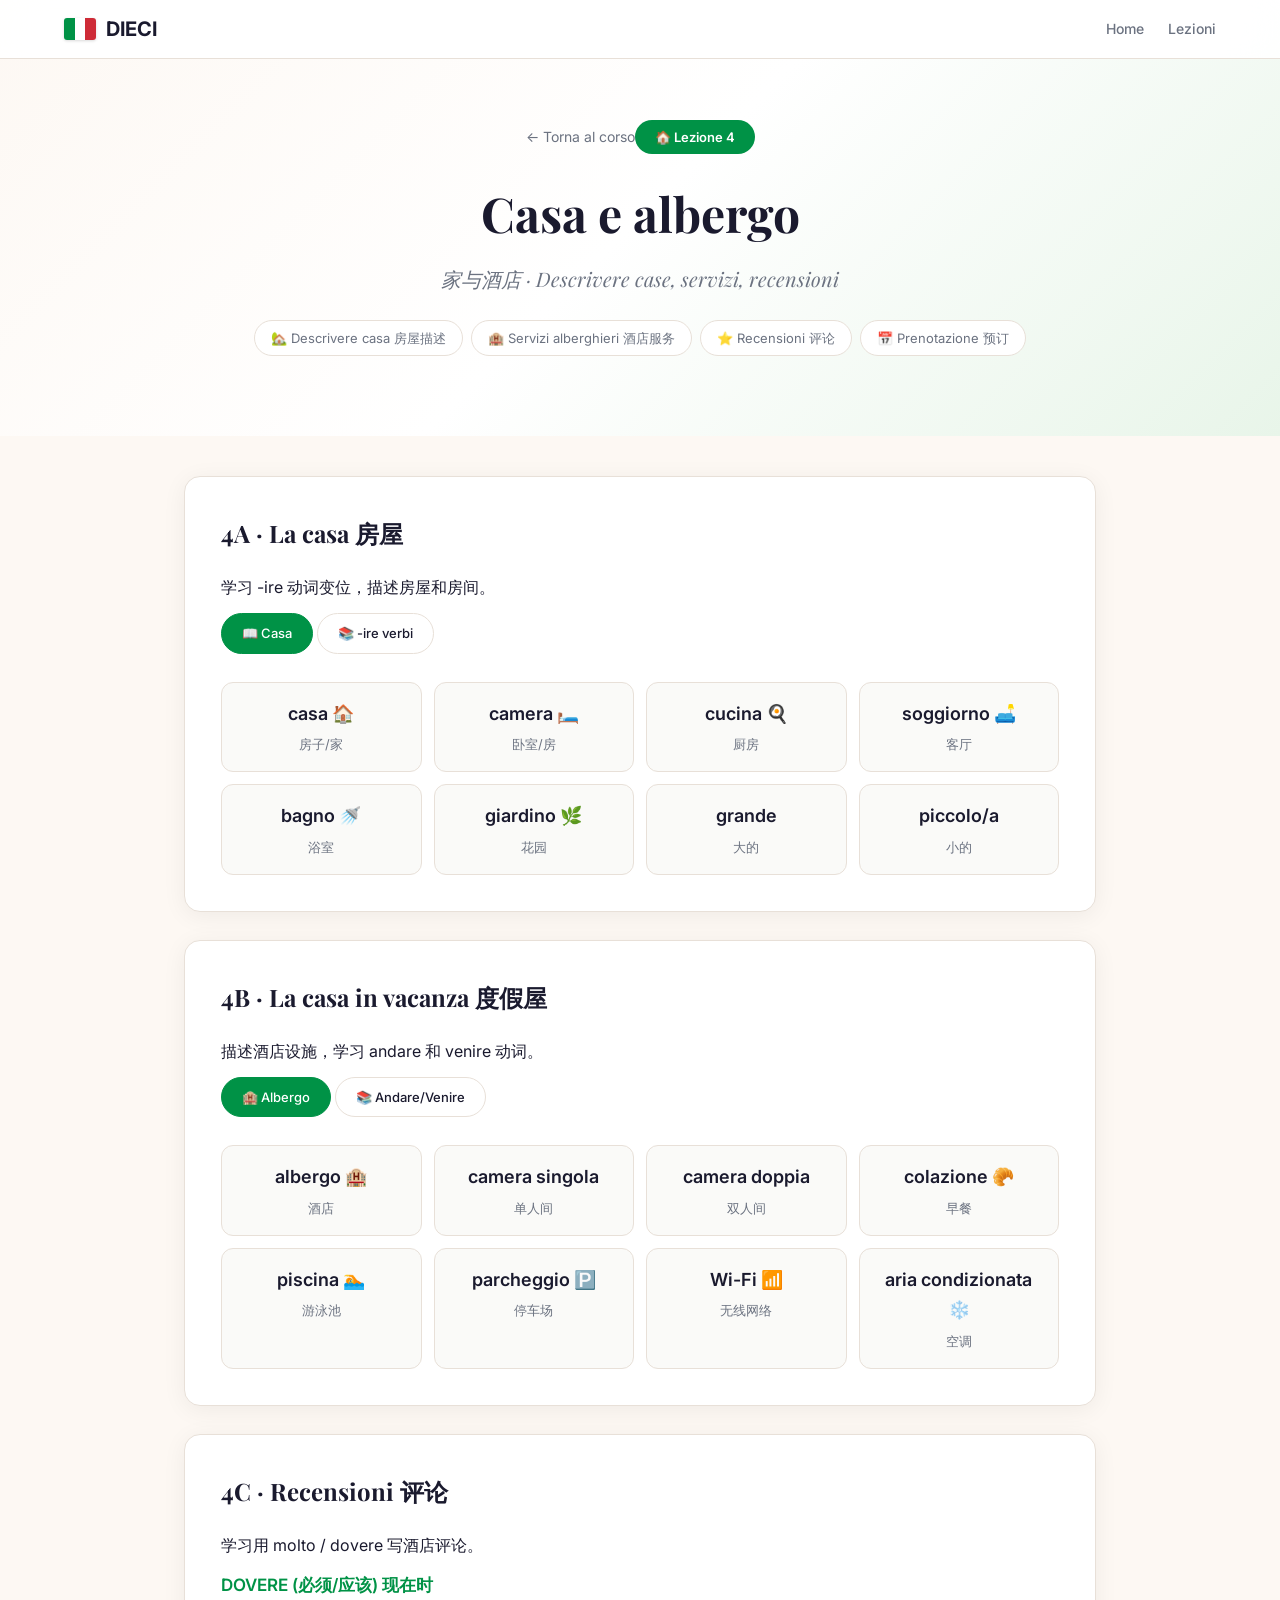
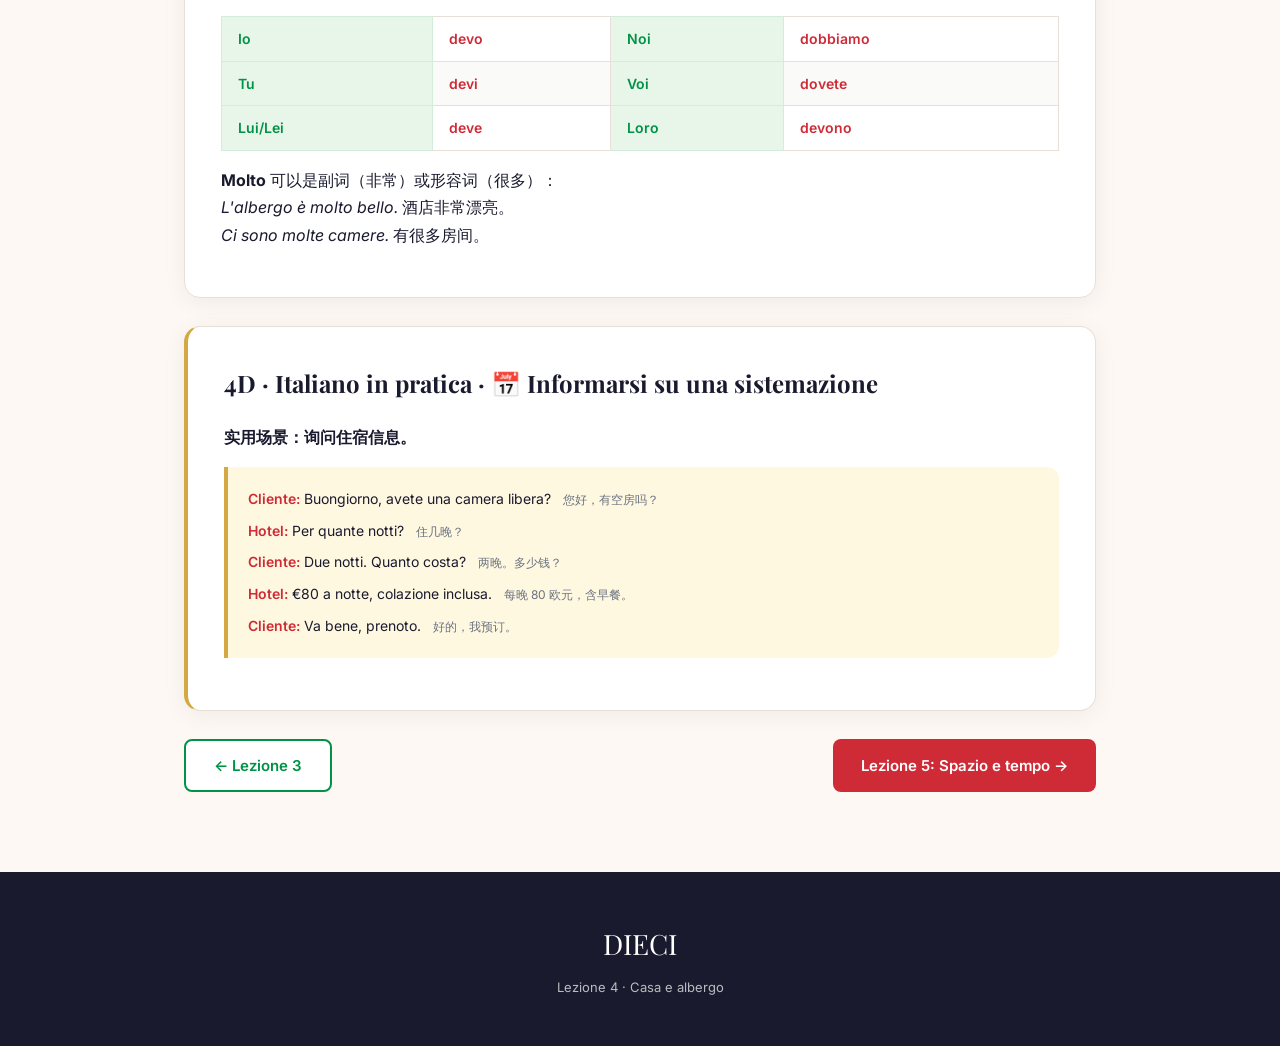
<file: lezione-4.html>
<!DOCTYPE html>
<html lang="zh-CN">
<head><meta charset="UTF-8"><meta name="viewport" content="width=device-width, initial-scale=1.0"><title>Lezione 4 · Casa e albergo · DIECI A1</title><link rel="stylesheet" href="css/styles.css"><script src="audio/audio-data.js"></script><script src="js/audio-player.js"></script></head>
<body>
<div class="scroll-progress" id="scrollProgress"></div>
<nav class="top-nav" id="topNav"><div class="nav-inner"><a href="index.html" class="nav-logo"><div class="flag-icon"></div>DIECI</a><ul class="nav-links"><li><a href="index.html">Home</a></li><li><a href="index.html#lezioni">Lezioni</a></li></ul></div></nav>
<section class="lesson-hero"><a href="index.html" class="back-link">← Torna al corso</a><div class="lesson-badge">🏠 Lezione 4</div><h1>Casa e albergo</h1><p class="subtitle">家与酒店 · Descrivere case, servizi, recensioni</p><div class="lesson-goals-bar"><span class="goal">🏡 Descrivere casa 房屋描述</span><span class="goal">🏨 Servizi alberghieri 酒店服务</span><span class="goal">⭐ Recensioni 评论</span><span class="goal">📅 Prenotazione 预订</span></div></section>
<div class="lesson-content">
  <div class="lesson-section">
    <h2>4A · La casa 房屋</h2>
    <p>学习 -ire 动词变位，描述房屋和房间。</p>
    <div class="section-tabs">
      <span class="section-tab active" onclick="sT(this,'v4a')">📖 Casa</span>
      <span class="section-tab" onclick="sT(this,'g4a')">📚 -ire verbi</span>
    </div>
    <div id="v4a">
      <div class="vocab-grid">
        <div class="vocab-card" onclick="speak('casa')"><div class="it">casa 🏠</div><div class="cn">房子/家</div></div>
        <div class="vocab-card" onclick="speak('camera')"><div class="it">camera 🛏️</div><div class="cn">卧室/房</div></div>
        <div class="vocab-card" onclick="speak('cucina')"><div class="it">cucina 🍳</div><div class="cn">厨房</div></div>
        <div class="vocab-card" onclick="speak('soggiorno')"><div class="it">soggiorno 🛋️</div><div class="cn">客厅</div></div>
        <div class="vocab-card" onclick="speak('bagno')"><div class="it">bagno 🚿</div><div class="cn">浴室</div></div>
        <div class="vocab-card" onclick="speak('giardino')"><div class="it">giardino 🌿</div><div class="cn">花园</div></div>
        <div class="vocab-card" onclick="speak('grande')"><div class="it">grande</div><div class="cn">大的</div></div>
        <div class="vocab-card" onclick="speak('piccolo')"><div class="it">piccolo/a</div><div class="cn">小的</div></div>
      </div>
    </div>
    <div id="g4a" style="display:none;">
      <h3>-ire 动词（不含 -isc）现在时</h3>
      <table class="grammar-table">
        <tr><th></th><th>DORMIRE (睡觉)</th><th>PARTIRE (出发)</th></tr>
        <tr><td>Io</td><td class="highlight-it">dormo</td><td>parto</td></tr>
        <tr><td>Tu</td><td class="highlight-it">dormi</td><td>parti</td></tr>
        <tr><td>Lui/Lei</td><td class="highlight-it">dorme</td><td>parte</td></tr>
        <tr><td>Noi</td><td class="highlight-it">dormiamo</td><td>partiamo</td></tr>
        <tr><td>Voi</td><td class="highlight-it">dormite</td><td>partite</td></tr>
        <tr><td>Loro</td><td class="highlight-it">dormono</td><td>partono</td></tr>
      </table>
      <h3>-ire 动词（含 -isc）现在时</h3>
      <table class="grammar-table">
        <tr><th></th><th>CAPIRE (理解)</th><th>PULIRE (打扫)</th></tr>
        <tr><td>Io</td><td class="highlight-it">capisco</td><td>pulisco</td></tr>
        <tr><td>Tu</td><td class="highlight-it">capisci</td><td>pulisci</td></tr>
        <tr><td>Lui/Lei</td><td class="highlight-it">capisce</td><td>pulisce</td></tr>
        <tr><td>Noi</td><td class="highlight-it">capiamo</td><td>puliamo</td></tr>
        <tr><td>Voi</td><td class="highlight-it">capite</td><td>pulite</td></tr>
        <tr><td>Loro</td><td class="highlight-it">capiscono</td><td>puliscono</td></tr>
      </table>
    </div>
  </div>

  <div class="lesson-section">
    <h2>4B · La casa in vacanza 度假屋</h2>
    <p>描述酒店设施，学习 andare 和 venire 动词。</p>
    <div class="section-tabs">
      <span class="section-tab active" onclick="sT(this,'v4b')">🏨 Albergo</span>
      <span class="section-tab" onclick="sT(this,'g4b')">📚 Andare/Venire</span>
    </div>
    <div id="v4b">
      <div class="vocab-grid" style="grid-template-columns:repeat(auto-fill,minmax(160px,1fr));">
        <div class="vocab-card"><div class="it">albergo 🏨</div><div class="cn">酒店</div></div>
        <div class="vocab-card"><div class="it">camera singola</div><div class="cn">单人间</div></div>
        <div class="vocab-card"><div class="it">camera doppia</div><div class="cn">双人间</div></div>
        <div class="vocab-card"><div class="it">colazione 🥐</div><div class="cn">早餐</div></div>
        <div class="vocab-card"><div class="it">piscina 🏊</div><div class="cn">游泳池</div></div>
        <div class="vocab-card"><div class="it">parcheggio 🅿️</div><div class="cn">停车场</div></div>
        <div class="vocab-card"><div class="it">Wi-Fi 📶</div><div class="cn">无线网络</div></div>
        <div class="vocab-card"><div class="it">aria condizionata ❄️</div><div class="cn">空调</div></div>
      </div>
    </div>
    <div id="g4b" style="display:none;">
      <h3>ANDARE (去) 和 VENIRE (来)</h3>
      <table class="grammar-table">
        <tr><th></th><th>ANDARE</th><th>VENIRE</th></tr>
        <tr><td>Io</td><td class="highlight-it">vado</td><td class="highlight-it">vengo</td></tr>
        <tr><td>Tu</td><td class="highlight-it">vai</td><td class="highlight-it">vieni</td></tr>
        <tr><td>Lui/Lei</td><td class="highlight-it">va</td><td class="highlight-it">viene</td></tr>
      </table>
      <p><strong>Andare a + 地点：</strong> Vado a Roma. 我去罗马。<br>
      <strong>Venire da + 地点：</strong> Vengo da Pechino. 我从北京来。</p>
    </div>
  </div>

  <div class="lesson-section">
    <h2>4C · Recensioni 评论</h2>
    <p>学习用 molto / dovere 写酒店评论。</p>
    <h3>DOVERE (必须/应该) 现在时</h3>
    <table class="grammar-table">
      <tr><th>Io</th><td class="highlight-it">devo</td><th>Noi</th><td class="highlight-it">dobbiamo</td></tr>
      <tr><th>Tu</th><td class="highlight-it">devi</td><th>Voi</th><td class="highlight-it">dovete</td></tr>
      <tr><th>Lui/Lei</th><td class="highlight-it">deve</td><th>Loro</th><td class="highlight-it">devono</td></tr>
    </table>
    <p><strong>Molto</strong> 可以是副词（非常）或形容词（很多）：<br>
    <em>L'albergo è molto bello.</em> 酒店非常漂亮。<br>
    <em>Ci sono molte camere.</em> 有很多房间。</p>
  </div>

  <div class="lesson-section" style="border-left:4px solid var(--italian-gold);">
    <h2>4D · Italiano in pratica · 📅 Informarsi su una sistemazione</h2>
    <p><strong>实用场景：询问住宿信息。</strong></p>
    <div class="dialog-box">
      <div class="dialog-line"><span class="dialog-speaker">Cliente:</span><span class="dialog-text">Buongiorno, avete una camera libera? <span class="cn-trans">您好，有空房吗？</span></span></div>
      <div class="dialog-line"><span class="dialog-speaker">Hotel:</span><span class="dialog-text">Per quante notti? <span class="cn-trans">住几晚？</span></span></div>
      <div class="dialog-line"><span class="dialog-speaker">Cliente:</span><span class="dialog-text">Due notti. Quanto costa? <span class="cn-trans">两晚。多少钱？</span></span></div>
      <div class="dialog-line"><span class="dialog-speaker">Hotel:</span><span class="dialog-text">€80 a notte, colazione inclusa. <span class="cn-trans">每晚 80 欧元，含早餐。</span></span></div>
      <div class="dialog-line"><span class="dialog-speaker">Cliente:</span><span class="dialog-text">Va bene, prenoto. <span class="cn-trans">好的，我预订。</span></span></div>
    </div>
  </div>
  <div style="display:flex;justify-content:space-between;flex-wrap:wrap;gap:12px;">
    <a href="lezione-3.html" class="btn-secondary">← Lezione 3</a>
    <a href="lezione-5.html" class="btn-primary">Lezione 5: Spazio e tempo →</a>
  </div>
</div>
<footer class="site-footer"><div class="footer-logo">DIECI</div><p>Lezione 4 · Casa e albergo</p></footer>
<script>
window.addEventListener('scroll',()=>{const st=document.documentElement.scrollTop;document.getElementById('scrollProgress').style.width=(st/(document.documentElement.scrollHeight-window.innerHeight)*100)+'%';document.getElementById('topNav').classList.toggle('scrolled',st>50);});

function sT(el,id){const p=el.closest('.lesson-section');p.querySelectorAll('.section-tab').forEach(t=>t.classList.remove('active'));el.classList.add('active');p.querySelectorAll('[id^="v"],[id^="g"]').forEach(d=>{if(d.id)d.style.display='none';});document.getElementById(id).style.display='block';}
</script>
</body>
</html>
</file>
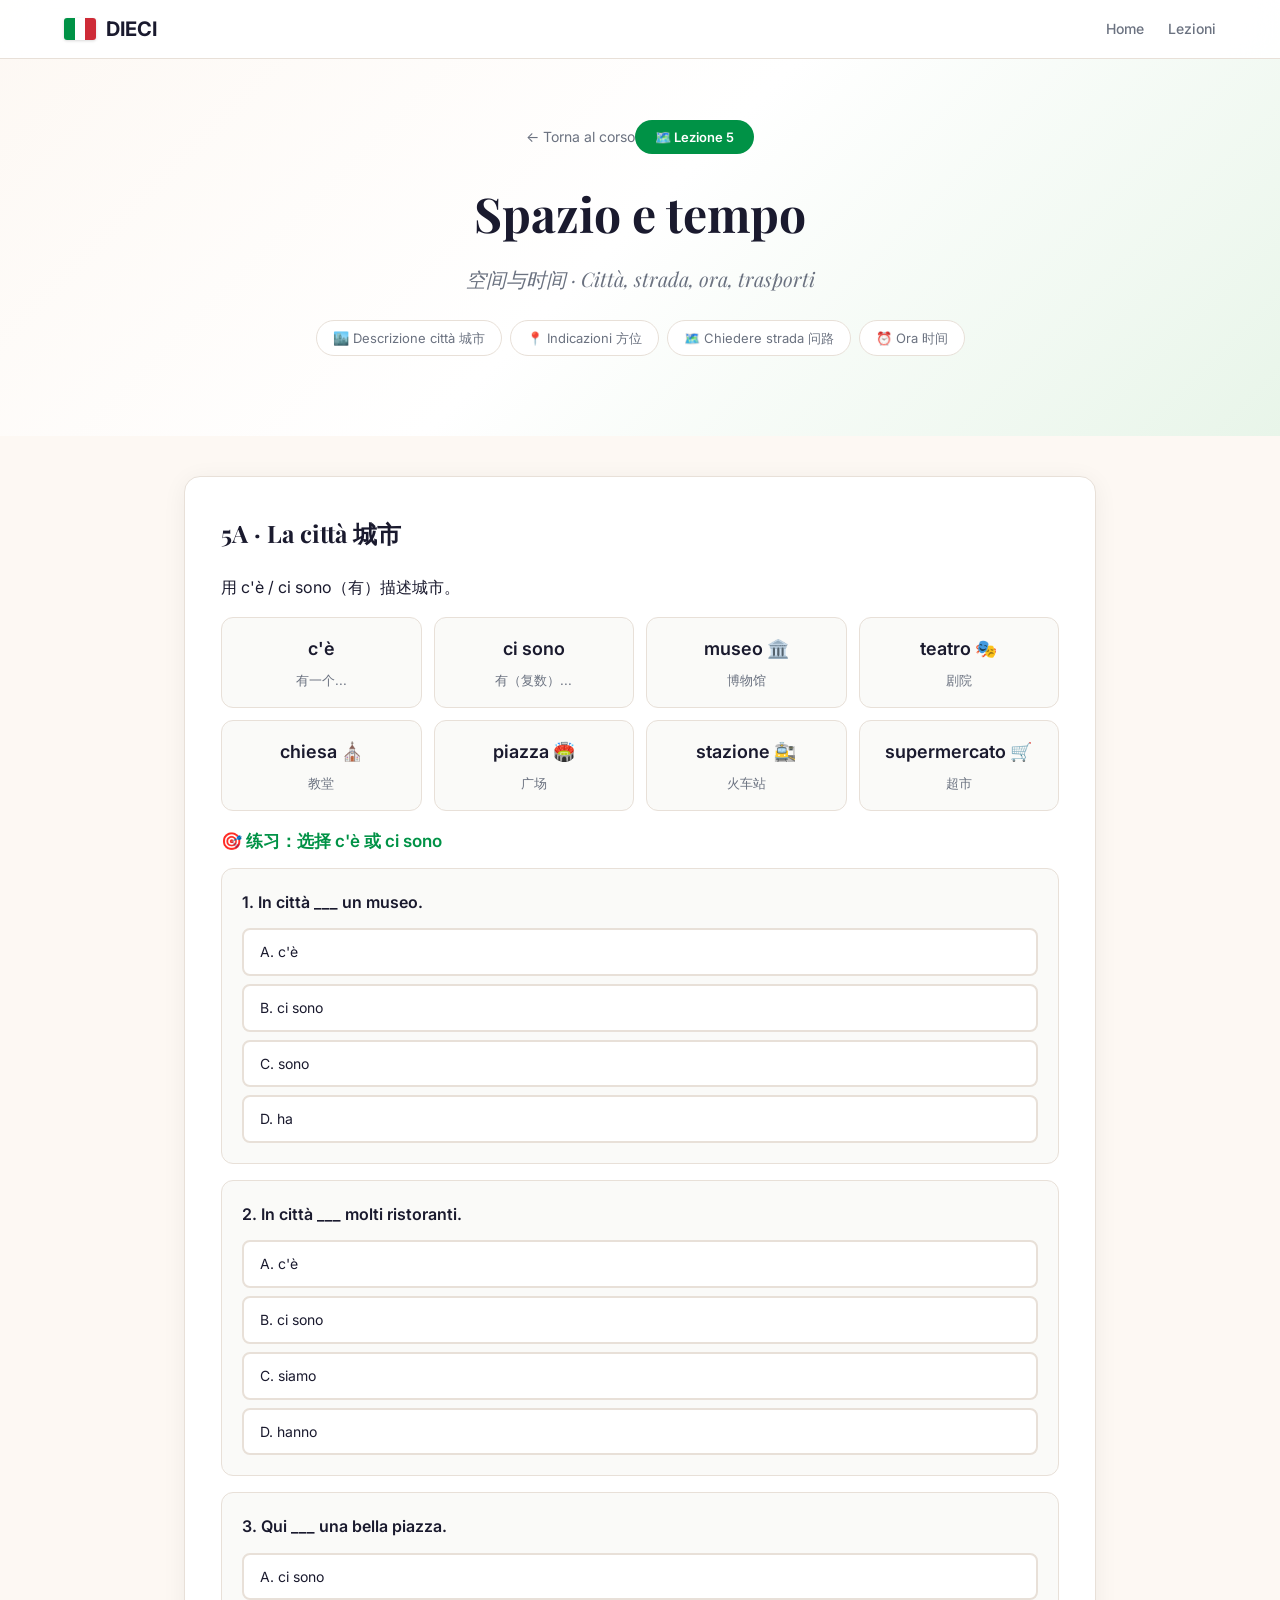
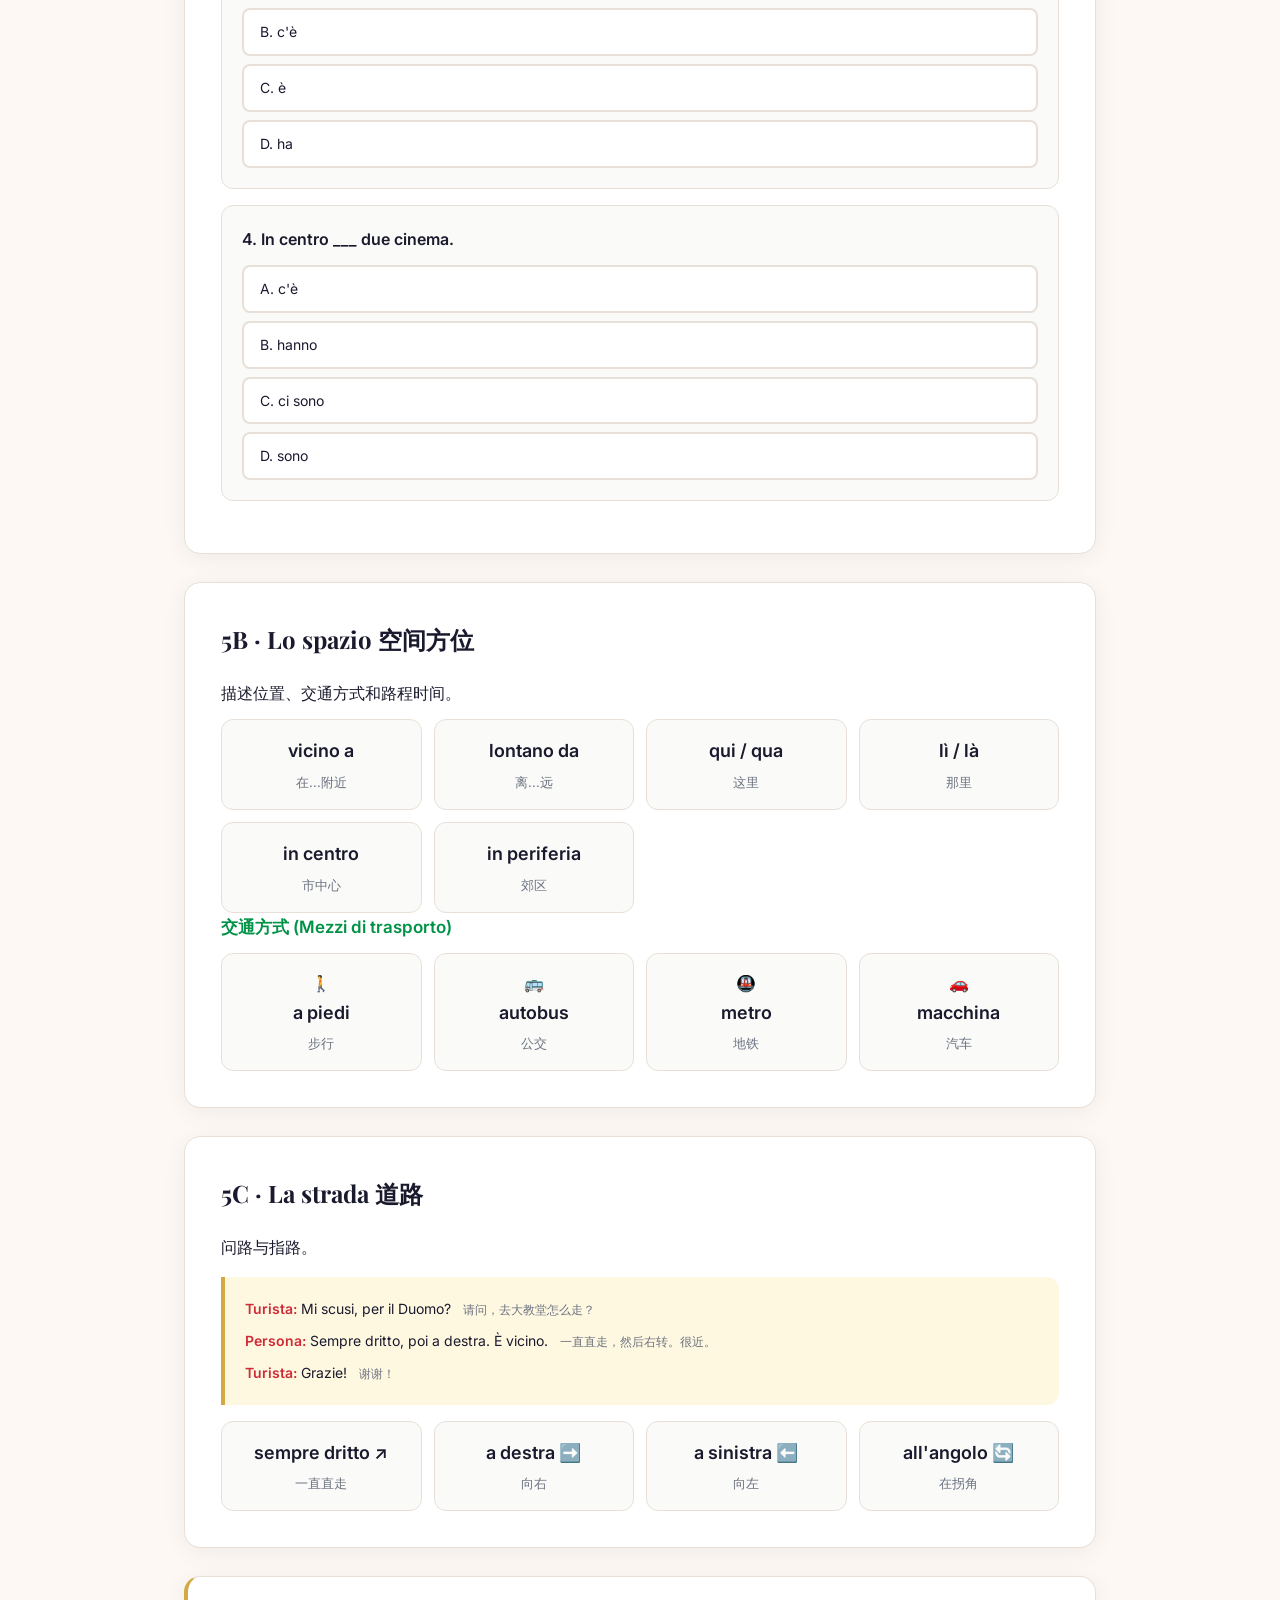
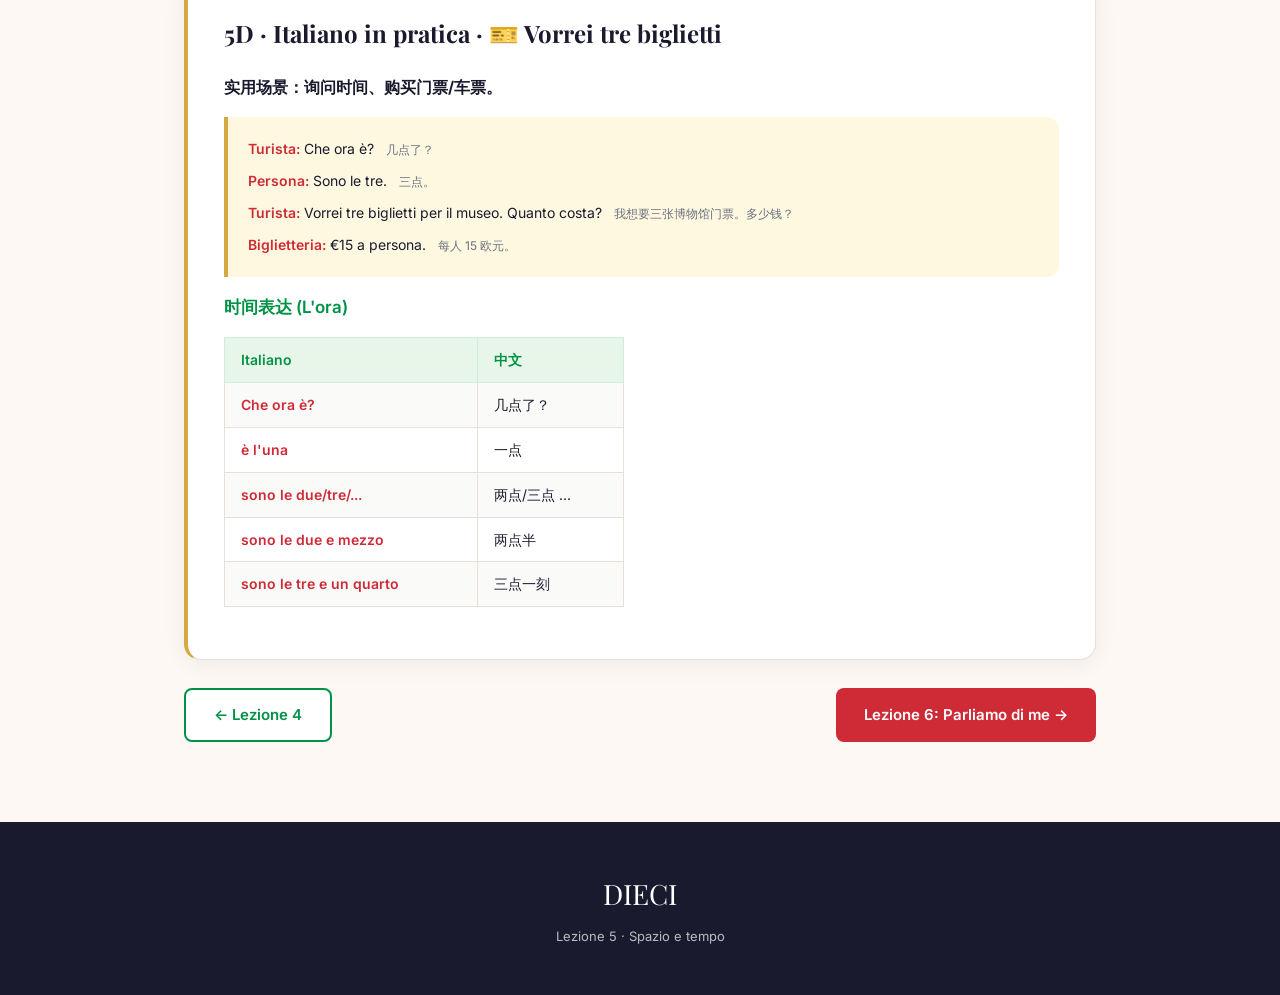
<file: lezione-5.html>
<!DOCTYPE html>
<html lang="zh-CN">
<head><meta charset="UTF-8"><meta name="viewport" content="width=device-width, initial-scale=1.0"><title>Lezione 5 · Spazio e tempo · DIECI A1</title><link rel="stylesheet" href="css/styles.css"><script src="audio/audio-data.js"></script><script src="js/audio-player.js"></script></head>
<body>
<div class="scroll-progress" id="scrollProgress"></div>
<nav class="top-nav" id="topNav"><div class="nav-inner"><a href="index.html" class="nav-logo"><div class="flag-icon"></div>DIECI</a><ul class="nav-links"><li><a href="index.html">Home</a></li><li><a href="index.html#lezioni">Lezioni</a></li></ul></div></nav>
<section class="lesson-hero"><a href="index.html" class="back-link">← Torna al corso</a><div class="lesson-badge">🗺️ Lezione 5</div><h1>Spazio e tempo</h1><p class="subtitle">空间与时间 · Città, strada, ora, trasporti</p><div class="lesson-goals-bar"><span class="goal">🏙️ Descrizione città 城市</span><span class="goal">📍 Indicazioni 方位</span><span class="goal">🗺️ Chiedere strada 问路</span><span class="goal">⏰ Ora 时间</span></div></section>
<div class="lesson-content">
  <div class="lesson-section">
    <h2>5A · La città 城市</h2>
    <p>用 c'è / ci sono（有）描述城市。</p>
    <div class="vocab-grid" style="margin:16px 0;">
      <div class="vocab-card" onclick="speak('c\'è')"><div class="it">c'è</div><div class="cn">有一个...</div></div>
      <div class="vocab-card" onclick="speak('ci sono')"><div class="it">ci sono</div><div class="cn">有（复数）...</div></div>
      <div class="vocab-card" onclick="speak('museo')"><div class="it">museo 🏛️</div><div class="cn">博物馆</div></div>
      <div class="vocab-card" onclick="speak('teatro')"><div class="it">teatro 🎭</div><div class="cn">剧院</div></div>
      <div class="vocab-card" onclick="speak('chiesa')"><div class="it">chiesa ⛪</div><div class="cn">教堂</div></div>
      <div class="vocab-card" onclick="speak('piazza')"><div class="it">piazza 🏟️</div><div class="cn">广场</div></div>
      <div class="vocab-card" onclick="speak('stazione')"><div class="it">stazione 🚉</div><div class="cn">火车站</div></div>
      <div class="vocab-card" onclick="speak('supermercato')"><div class="it">supermercato 🛒</div><div class="cn">超市</div></div>
    </div>
    <h3>🎯 练习：选择 c'è 或 ci sono</h3>
    <div class="quiz-question">
      <div class="q-text">1. In città ___ un museo.</div>
      <div class="quiz-options">
        <div class="quiz-option" onclick="checkQuiz5(this,true)">A. c'è</div>
        <div class="quiz-option" onclick="checkQuiz5(this,false)">B. ci sono</div>
        <div class="quiz-option" onclick="checkQuiz5(this,false)">C. sono</div>
        <div class="quiz-option" onclick="checkQuiz5(this,false)">D. ha</div>
      </div>
    </div>
    <div class="quiz-question">
      <div class="q-text">2. In città ___ molti ristoranti.</div>
      <div class="quiz-options">
        <div class="quiz-option" onclick="checkQuiz5(this,false)">A. c'è</div>
        <div class="quiz-option" onclick="checkQuiz5(this,true)">B. ci sono</div>
        <div class="quiz-option" onclick="checkQuiz5(this,false)">C. siamo</div>
        <div class="quiz-option" onclick="checkQuiz5(this,false)">D. hanno</div>
      </div>
    </div>
    <div class="quiz-question">
      <div class="q-text">3. Qui ___ una bella piazza.</div>
      <div class="quiz-options">
        <div class="quiz-option" onclick="checkQuiz5(this,false)">A. ci sono</div>
        <div class="quiz-option" onclick="checkQuiz5(this,true)">B. c'è</div>
        <div class="quiz-option" onclick="checkQuiz5(this,false)">C. è</div>
        <div class="quiz-option" onclick="checkQuiz5(this,false)">D. ha</div>
      </div>
    </div>
    <div class="quiz-question">
      <div class="q-text">4. In centro ___ due cinema.</div>
      <div class="quiz-options">
        <div class="quiz-option" onclick="checkQuiz5(this,false)">A. c'è</div>
        <div class="quiz-option" onclick="checkQuiz5(this,false)">B. hanno</div>
        <div class="quiz-option" onclick="checkQuiz5(this,true)">C. ci sono</div>
        <div class="quiz-option" onclick="checkQuiz5(this,false)">D. sono</div>
      </div>
    </div>
  </div>

  <div class="lesson-section">
    <h2>5B · Lo spazio 空间方位</h2>
    <p>描述位置、交通方式和路程时间。</p>
    <div class="vocab-grid">
      <div class="vocab-card" onclick="speak('vicino')"><div class="it">vicino a</div><div class="cn">在...附近</div></div>
      <div class="vocab-card" onclick="speak('lontano')"><div class="it">lontano da</div><div class="cn">离...远</div></div>
      <div class="vocab-card" onclick="speak('qui')"><div class="it">qui / qua</div><div class="cn">这里</div></div>
      <div class="vocab-card" onclick="speak('li')"><div class="it">lì / là</div><div class="cn">那里</div></div>
      <div class="vocab-card" onclick="speak('in centro')"><div class="it">in centro</div><div class="cn">市中心</div></div>
      <div class="vocab-card" onclick="speak('in periferia')"><div class="it">in periferia</div><div class="cn">郊区</div></div>
    </div>
    <h3>交通方式 (Mezzi di trasporto)</h3>
    <div class="vocab-grid" style="grid-template-columns:repeat(4,1fr);">
      <div class="vocab-card">🚶 <div class="it">a piedi</div><div class="cn">步行</div></div>
      <div class="vocab-card">🚌 <div class="it">autobus</div><div class="cn">公交</div></div>
      <div class="vocab-card">🚇 <div class="it">metro</div><div class="cn">地铁</div></div>
      <div class="vocab-card">🚗 <div class="it">macchina</div><div class="cn">汽车</div></div>
    </div>
  </div>

  <div class="lesson-section">
    <h2>5C · La strada 道路</h2>
    <p>问路与指路。</p>
    <div class="dialog-box">
      <div class="dialog-line"><span class="dialog-speaker">Turista:</span><span class="dialog-text">Mi scusi, per il Duomo? <span class="cn-trans">请问，去大教堂怎么走？</span></span></div>
      <div class="dialog-line"><span class="dialog-speaker">Persona:</span><span class="dialog-text">Sempre dritto, poi a destra. È vicino. <span class="cn-trans">一直直走，然后右转。很近。</span></span></div>
      <div class="dialog-line"><span class="dialog-speaker">Turista:</span><span class="dialog-text">Grazie! <span class="cn-trans">谢谢！</span></span></div>
    </div>
    <div class="vocab-grid" style="grid-template-columns:repeat(4,1fr);margin-top:16px;">
      <div class="vocab-card" onclick="speak('sempre dritto')"><div class="it">sempre dritto ↗️</div><div class="cn">一直直走</div></div>
      <div class="vocab-card" onclick="speak('a destra')"><div class="it">a destra ➡️</div><div class="cn">向右</div></div>
      <div class="vocab-card" onclick="speak('a sinistra')"><div class="it">a sinistra ⬅️</div><div class="cn">向左</div></div>
      <div class="vocab-card" onclick="speak('all\'angolo')"><div class="it">all'angolo 🔄</div><div class="cn">在拐角</div></div>
    </div>
  </div>

  <div class="lesson-section" style="border-left:4px solid var(--italian-gold);">
    <h2>5D · Italiano in pratica · 🎫 Vorrei tre biglietti</h2>
    <p><strong>实用场景：询问时间、购买门票/车票。</strong></p>
    <div class="dialog-box">
      <div class="dialog-line"><span class="dialog-speaker">Turista:</span><span class="dialog-text">Che ora è? <span class="cn-trans">几点了？</span></span></div>
      <div class="dialog-line"><span class="dialog-speaker">Persona:</span><span class="dialog-text">Sono le tre. <span class="cn-trans">三点。</span></span></div>
      <div class="dialog-line" style="margin-top:8px;"><span class="dialog-speaker">Turista:</span><span class="dialog-text">Vorrei tre biglietti per il museo. Quanto costa? <span class="cn-trans">我想要三张博物馆门票。多少钱？</span></span></div>
      <div class="dialog-line"><span class="dialog-speaker">Biglietteria:</span><span class="dialog-text">€15 a persona. <span class="cn-trans">每人 15 欧元。</span></span></div>
    </div>
    <h3>时间表达 (L'ora)</h3>
    <table class="grammar-table" style="max-width:400px;">
      <tr><th>Italiano</th><th>中文</th></tr>
      <tr><td class="highlight-it">Che ora è?</td><td>几点了？</td></tr>
      <tr><td class="highlight-it">è l'una</td><td>一点</td></tr>
      <tr><td class="highlight-it">sono le due/tre/...</td><td>两点/三点 ...</td></tr>
      <tr><td class="highlight-it">sono le due e mezzo</td><td>两点半</td></tr>
      <tr><td class="highlight-it">sono le tre e un quarto</td><td>三点一刻</td></tr>
    </table>
  </div>
  <div style="display:flex;justify-content:space-between;flex-wrap:wrap;gap:12px;">
    <a href="lezione-4.html" class="btn-secondary">← Lezione 4</a><a href="lezione-6.html" class="btn-primary">Lezione 6: Parliamo di me →</a>
  </div>
</div>
<footer class="site-footer"><div class="footer-logo">DIECI</div><p>Lezione 5 · Spazio e tempo</p></footer>
<script>
window.addEventListener('scroll',()=>{const st=document.documentElement.scrollTop;document.getElementById('scrollProgress').style.width=(st/(document.documentElement.scrollHeight-window.innerHeight)*100)+'%';document.getElementById('topNav').classList.toggle('scrolled',st>50);});

function checkQuiz5(el,c){const p=el.closest('.quiz-question');p.querySelectorAll('.quiz-option').forEach(o=>o.style.pointerEvents='none');if(c){el.classList.add('correct');el.insertAdjacentHTML('afterend','<div class="quiz-result" style="color:var(--italian-green);">✅ 正确！Bravo/a!</div>');}else{el.classList.add('wrong');el.insertAdjacentHTML('afterend','<div class="quiz-result" style="color:var(--italian-red);">❌ 再想想！</div>');}}
</script>
</body>
</html>
</file>
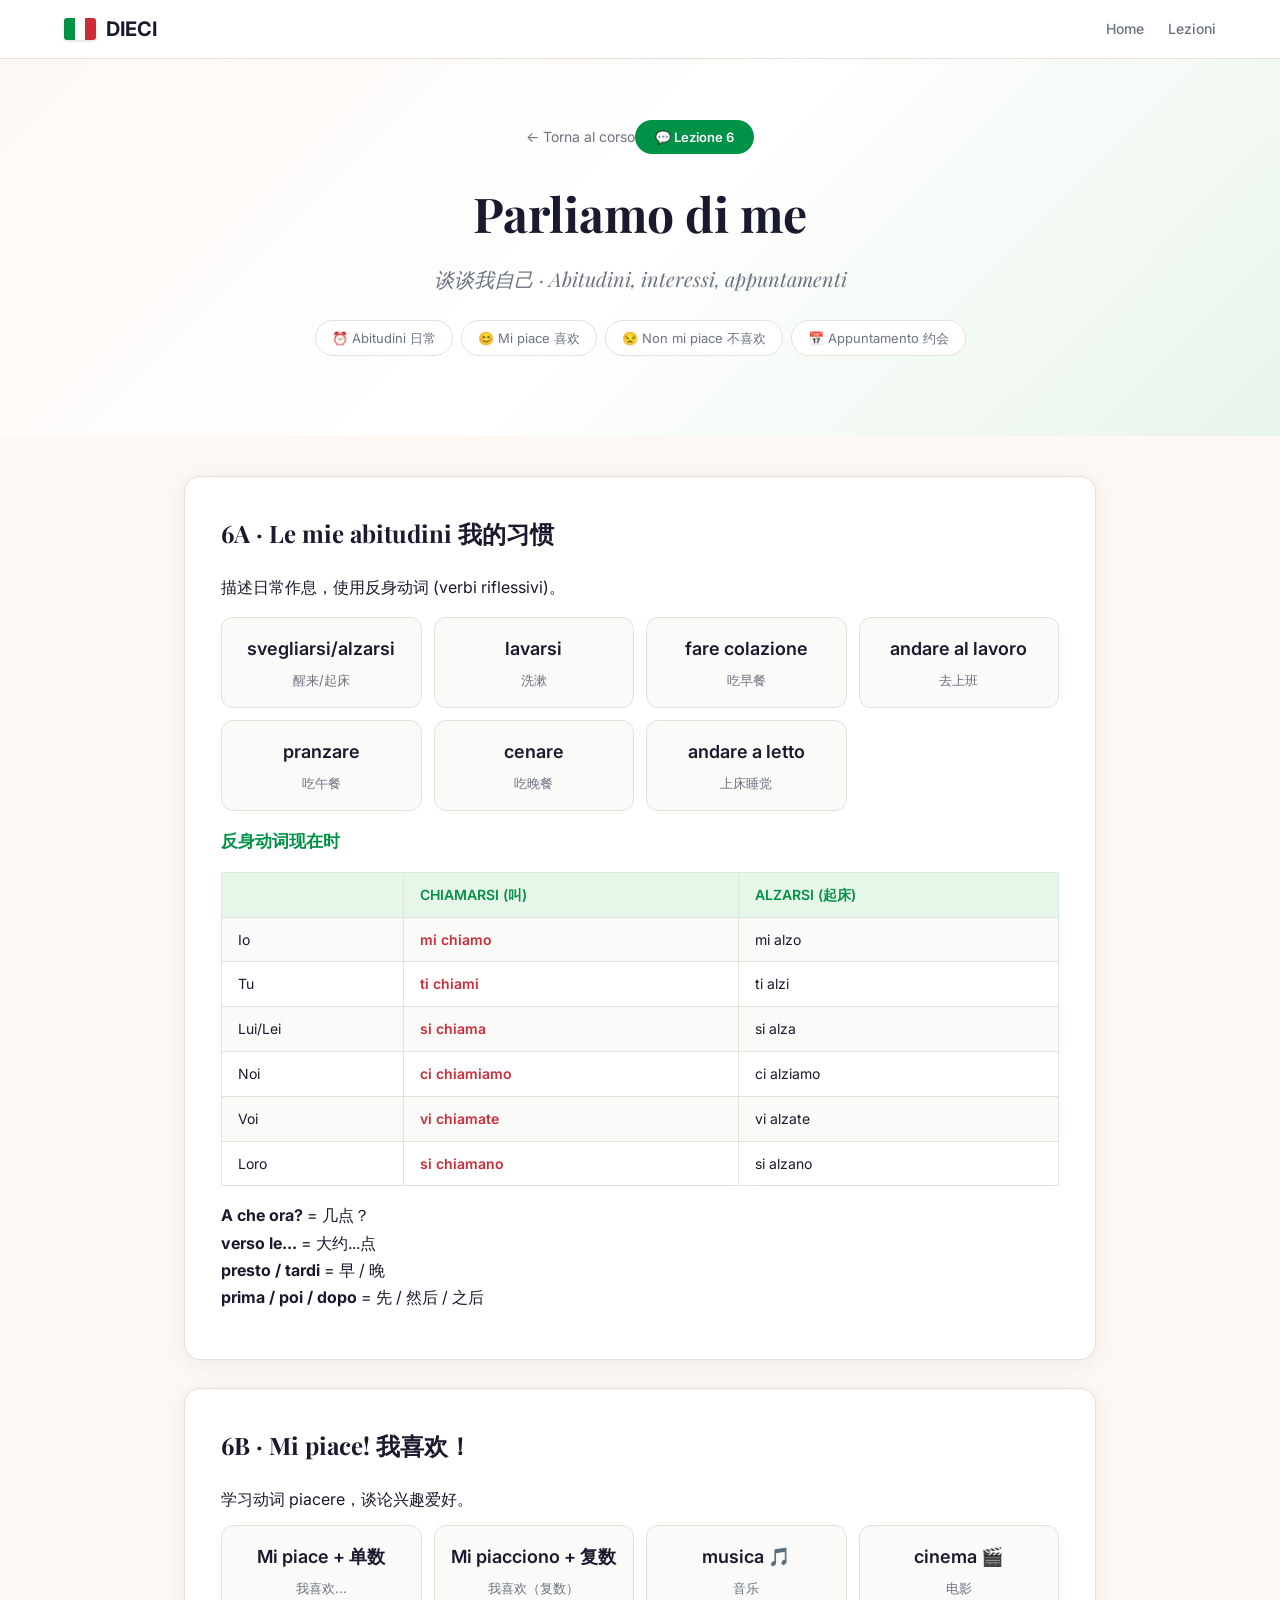
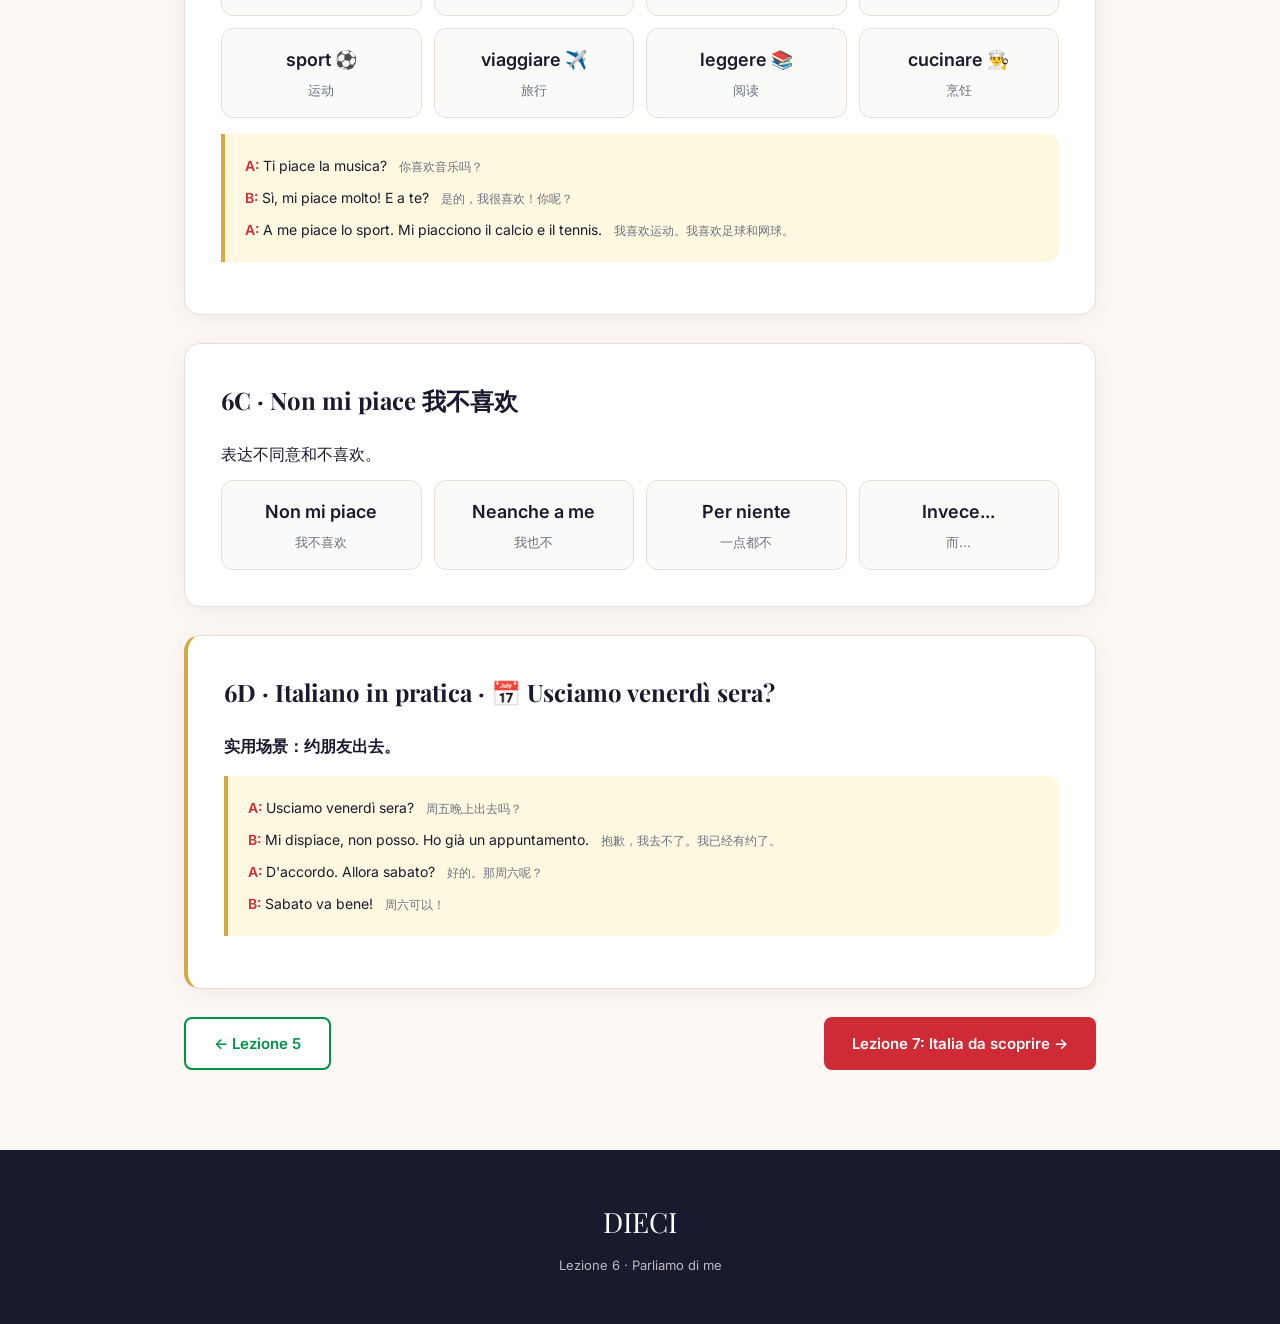
<file: lezione-6.html>
<!DOCTYPE html>
<html lang="zh-CN">
<head><meta charset="UTF-8"><meta name="viewport" content="width=device-width, initial-scale=1.0"><title>Lezione 6 · Parliamo di me · DIECI A1</title><link rel="stylesheet" href="css/styles.css"><script src="audio/audio-data.js"></script><script src="js/audio-player.js"></script></head>
<body>
<div class="scroll-progress" id="scrollProgress"></div>
<nav class="top-nav" id="topNav"><div class="nav-inner"><a href="index.html" class="nav-logo"><div class="flag-icon"></div>DIECI</a><ul class="nav-links"><li><a href="index.html">Home</a></li><li><a href="index.html#lezioni">Lezioni</a></li></ul></div></nav>
<section class="lesson-hero"><a href="index.html" class="back-link">← Torna al corso</a><div class="lesson-badge">💬 Lezione 6</div><h1>Parliamo di me</h1><p class="subtitle">谈谈我自己 · Abitudini, interessi, appuntamenti</p><div class="lesson-goals-bar"><span class="goal">⏰ Abitudini 日常</span><span class="goal">😊 Mi piace 喜欢</span><span class="goal">😒 Non mi piace 不喜欢</span><span class="goal">📅 Appuntamento 约会</span></div></section>
<div class="lesson-content">
  <div class="lesson-section">
    <h2>6A · Le mie abitudini 我的习惯</h2>
    <p>描述日常作息，使用反身动词 (verbi riflessivi)。</p>
    <div class="vocab-grid" style="margin:16px 0;">
      <div class="vocab-card" onclick="speak('mi alzo')"><div class="it">svegliarsi/alzarsi</div><div class="cn">醒来/起床</div></div>
      <div class="vocab-card" onclick="speak('mi lavo')"><div class="it">lavarsi</div><div class="cn">洗漱</div></div>
      <div class="vocab-card" onclick="speak('faccio colazione')"><div class="it">fare colazione</div><div class="cn">吃早餐</div></div>
      <div class="vocab-card" onclick="speak('vado al lavoro')"><div class="it">andare al lavoro</div><div class="cn">去上班</div></div>
      <div class="vocab-card" onclick="speak('pranzo')"><div class="it">pranzare</div><div class="cn">吃午餐</div></div>
      <div class="vocab-card" onclick="speak('ceno')"><div class="it">cenare</div><div class="cn">吃晚餐</div></div>
      <div class="vocab-card" onclick="speak('vado a letto')"><div class="it">andare a letto</div><div class="cn">上床睡觉</div></div>
    </div>
    <h3>反身动词现在时</h3>
    <table class="grammar-table">
      <tr><th></th><th>CHIAMARSI (叫)</th><th>ALZARSI (起床)</th></tr>
      <tr><td>Io</td><td class="highlight-it">mi chiamo</td><td>mi alzo</td></tr>
      <tr><td>Tu</td><td class="highlight-it">ti chiami</td><td>ti alzi</td></tr>
      <tr><td>Lui/Lei</td><td class="highlight-it">si chiama</td><td>si alza</td></tr>
      <tr><td>Noi</td><td class="highlight-it">ci chiamiamo</td><td>ci alziamo</td></tr>
      <tr><td>Voi</td><td class="highlight-it">vi chiamate</td><td>vi alzate</td></tr>
      <tr><td>Loro</td><td class="highlight-it">si chiamano</td><td>si alzano</td></tr>
    </table>
    <p><strong>A che ora?</strong> = 几点？<br>
    <strong>verso le...</strong> = 大约...点<br>
    <strong>presto / tardi</strong> = 早 / 晚<br>
    <strong>prima / poi / dopo</strong> = 先 / 然后 / 之后</p>
  </div>

  <div class="lesson-section">
    <h2>6B · Mi piace! 我喜欢！</h2>
    <p>学习动词 piacere，谈论兴趣爱好。</p>
    <div class="vocab-grid">
      <div class="vocab-card" onclick="speak('mi piace')"><div class="it">Mi piace + 单数</div><div class="cn">我喜欢...</div></div>
      <div class="vocab-card" onclick="speak('mi piacciono')"><div class="it">Mi piacciono + 复数</div><div class="cn">我喜欢（复数）</div></div>
      <div class="vocab-card" onclick="speak('musica')"><div class="it">musica 🎵</div><div class="cn">音乐</div></div>
      <div class="vocab-card" onclick="speak('cinema')"><div class="it">cinema 🎬</div><div class="cn">电影</div></div>
      <div class="vocab-card" onclick="speak('sport')"><div class="it">sport ⚽</div><div class="cn">运动</div></div>
      <div class="vocab-card" onclick="speak('viaggiare')"><div class="it">viaggiare ✈️</div><div class="cn">旅行</div></div>
      <div class="vocab-card" onclick="speak('leggere')"><div class="it">leggere 📚</div><div class="cn">阅读</div></div>
      <div class="vocab-card" onclick="speak('cucinare')"><div class="it">cucinare 👨‍🍳</div><div class="cn">烹饪</div></div>
    </div>
    <div class="dialog-box" style="margin:16px 0;">
      <div class="dialog-line"><span class="dialog-speaker">A:</span><span class="dialog-text">Ti piace la musica? <span class="cn-trans">你喜欢音乐吗？</span></span></div>
      <div class="dialog-line"><span class="dialog-speaker">B:</span><span class="dialog-text">Sì, mi piace molto! E a te? <span class="cn-trans">是的，我很喜欢！你呢？</span></span></div>
      <div class="dialog-line"><span class="dialog-speaker">A:</span><span class="dialog-text">A me piace lo sport. Mi piacciono il calcio e il tennis. <span class="cn-trans">我喜欢运动。我喜欢足球和网球。</span></span></div>
    </div>
  </div>

  <div class="lesson-section">
    <h2>6C · Non mi piace 我不喜欢</h2>
    <p>表达不同意和不喜欢。</p>
    <div class="vocab-grid" style="grid-template-columns:repeat(4,1fr);">
      <div class="vocab-card" onclick="speak('non mi piace')"><div class="it">Non mi piace</div><div class="cn">我不喜欢</div></div>
      <div class="vocab-card" onclick="speak('neanche')"><div class="it">Neanche a me</div><div class="cn">我也不</div></div>
      <div class="vocab-card" onclick="speak('per niente')"><div class="it">Per niente</div><div class="cn">一点都不</div></div>
      <div class="vocab-card" onclick="speak('invece')"><div class="it">Invece...</div><div class="cn">而...</div></div>
    </div>
  </div>

  <div class="lesson-section" style="border-left:4px solid var(--italian-gold);">
    <h2>6D · Italiano in pratica · 📅 Usciamo venerdì sera?</h2>
    <p><strong>实用场景：约朋友出去。</strong></p>
    <div class="dialog-box">
      <div class="dialog-line"><span class="dialog-speaker">A:</span><span class="dialog-text">Usciamo venerdì sera? <span class="cn-trans">周五晚上出去吗？</span></span></div>
      <div class="dialog-line"><span class="dialog-speaker">B:</span><span class="dialog-text">Mi dispiace, non posso. Ho già un appuntamento. <span class="cn-trans">抱歉，我去不了。我已经有约了。</span></span></div>
      <div class="dialog-line"><span class="dialog-speaker">A:</span><span class="dialog-text">D'accordo. Allora sabato? <span class="cn-trans">好的。那周六呢？</span></span></div>
      <div class="dialog-line"><span class="dialog-speaker">B:</span><span class="dialog-text">Sabato va bene! <span class="cn-trans">周六可以！</span></span></div>
    </div>
  </div>
  <div style="display:flex;justify-content:space-between;flex-wrap:wrap;gap:12px;">
    <a href="lezione-5.html" class="btn-secondary">← Lezione 5</a><a href="lezione-7.html" class="btn-primary">Lezione 7: Italia da scoprire →</a>
  </div>
</div>
<footer class="site-footer"><div class="footer-logo">DIECI</div><p>Lezione 6 · Parliamo di me</p></footer>
<script>
window.addEventListener('scroll',()=>{const st=document.documentElement.scrollTop;document.getElementById('scrollProgress').style.width=(st/(document.documentElement.scrollHeight-window.innerHeight)*100)+'%';document.getElementById('topNav').classList.toggle('scrolled',st>50);});

</script>
</body>
</html>
</file>
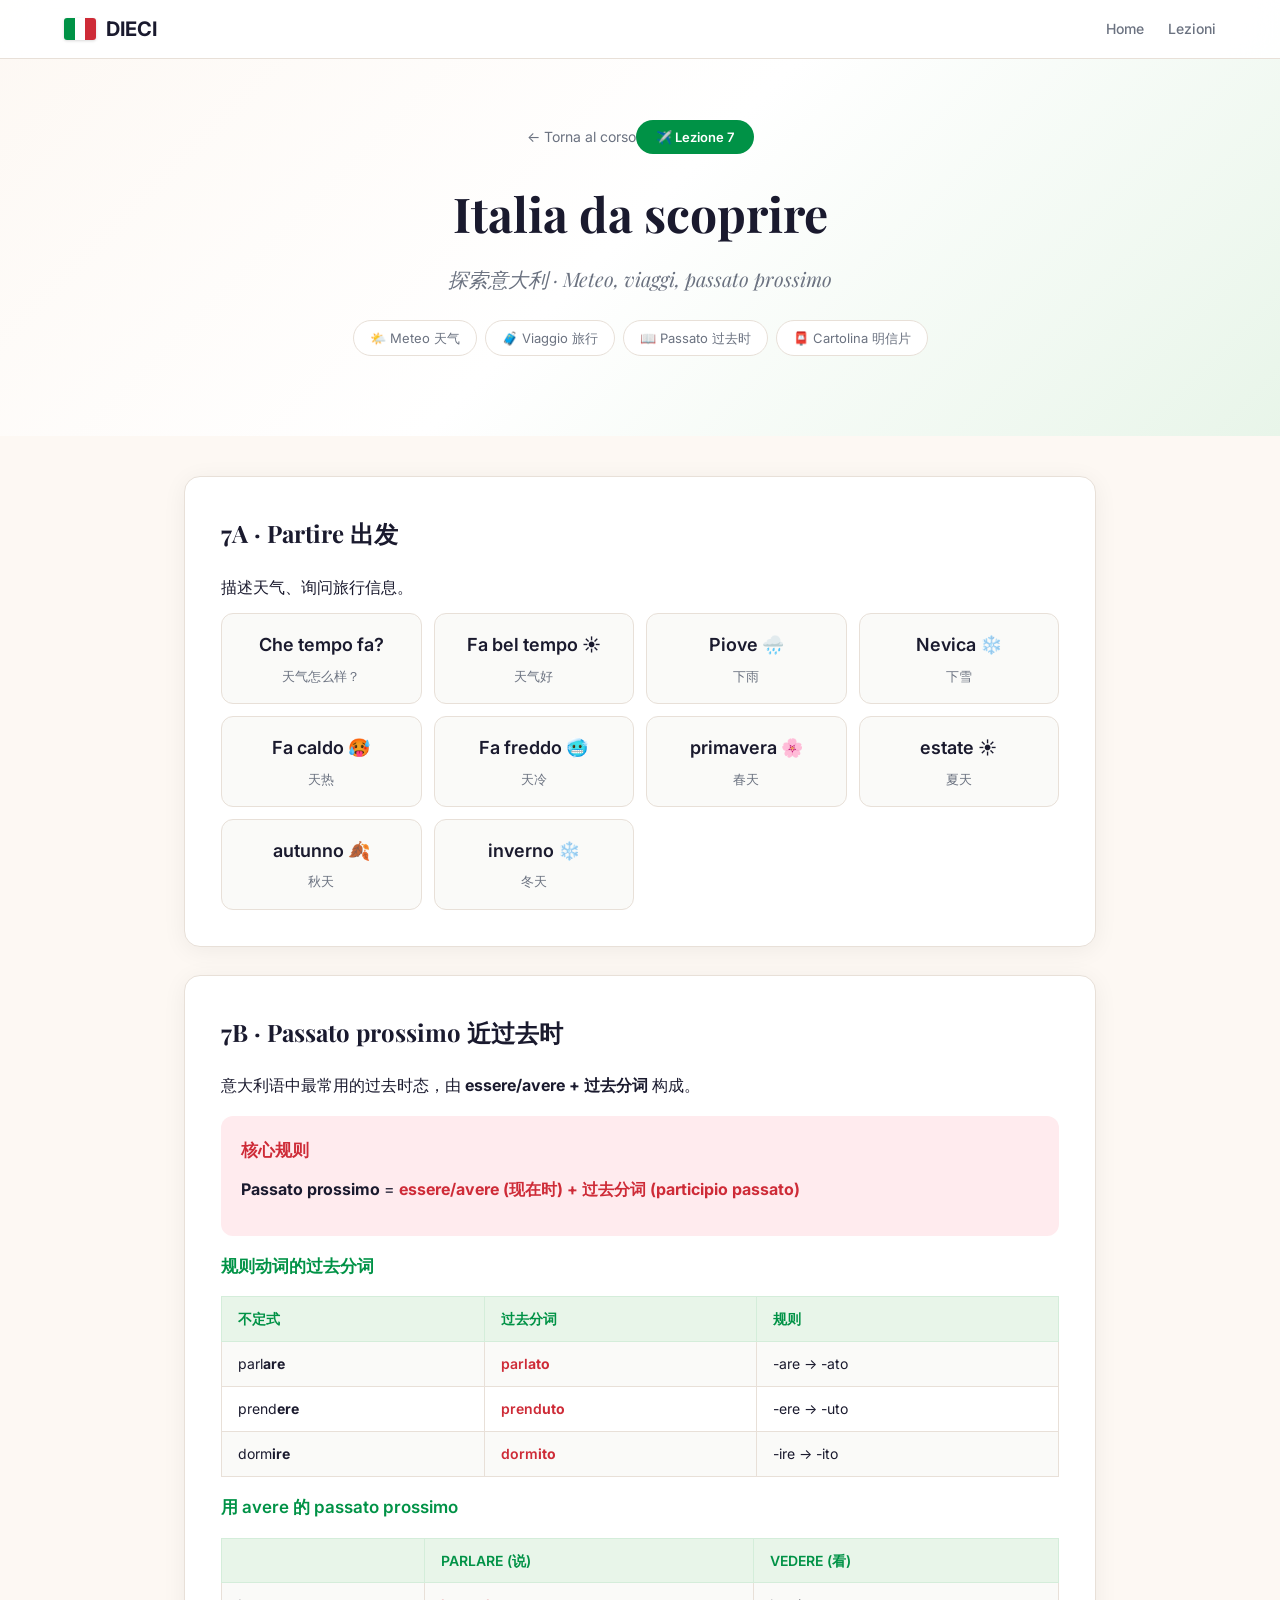
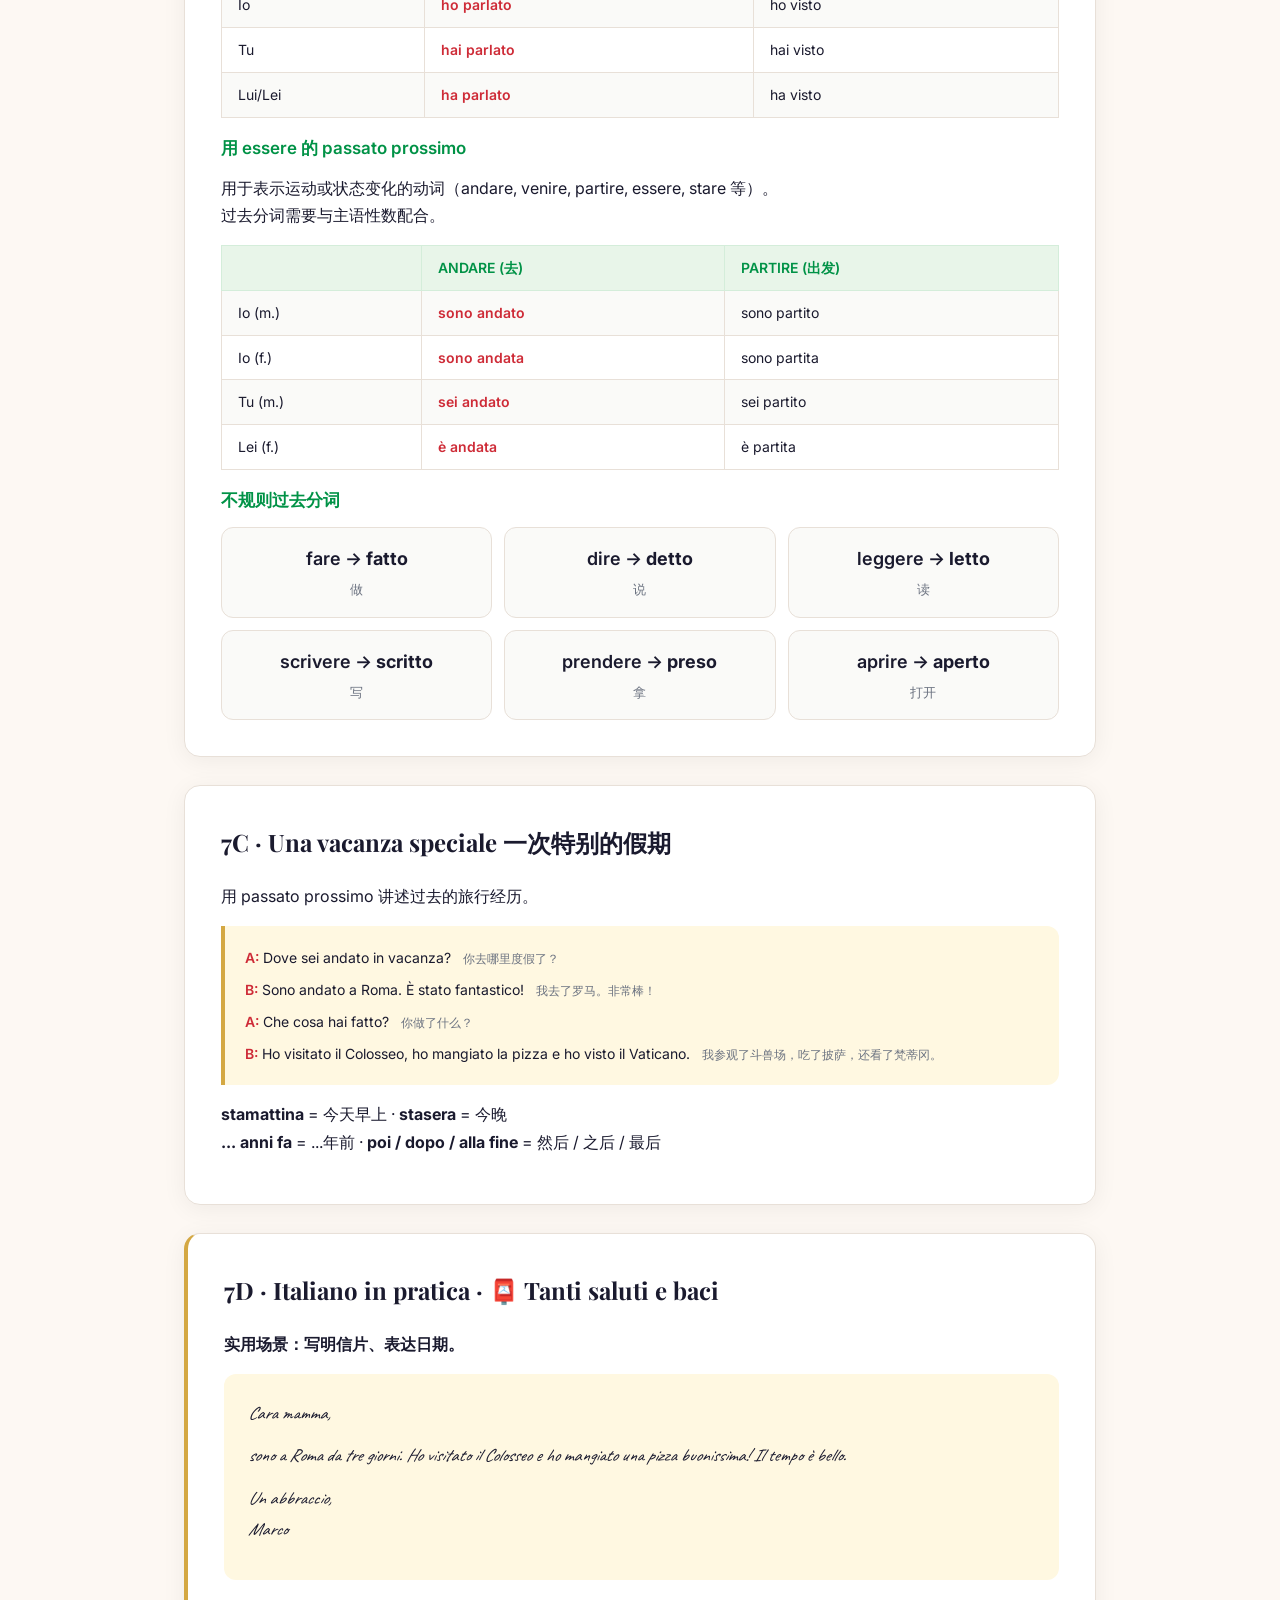
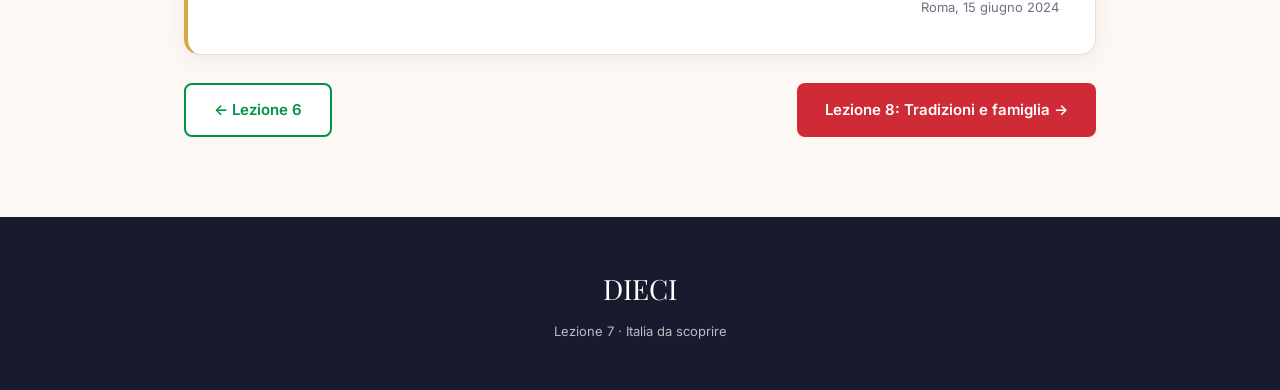
<file: lezione-7.html>
<!DOCTYPE html>
<html lang="zh-CN">
<head><meta charset="UTF-8"><meta name="viewport" content="width=device-width, initial-scale=1.0"><title>Lezione 7 · Italia da scoprire · DIECI A1</title><link rel="stylesheet" href="css/styles.css"><script src="audio/audio-data.js"></script><script src="js/audio-player.js"></script></head>
<body>
<div class="scroll-progress" id="scrollProgress"></div>
<nav class="top-nav" id="topNav"><div class="nav-inner"><a href="index.html" class="nav-logo"><div class="flag-icon"></div>DIECI</a><ul class="nav-links"><li><a href="index.html">Home</a></li><li><a href="index.html#lezioni">Lezioni</a></li></ul></div></nav>
<section class="lesson-hero"><a href="index.html" class="back-link">← Torna al corso</a><div class="lesson-badge">✈️ Lezione 7</div><h1>Italia da scoprire</h1><p class="subtitle">探索意大利 · Meteo, viaggi, passato prossimo</p><div class="lesson-goals-bar"><span class="goal">🌤️ Meteo 天气</span><span class="goal">🧳 Viaggio 旅行</span><span class="goal">📖 Passato 过去时</span><span class="goal">📮 Cartolina 明信片</span></div></section>
<div class="lesson-content">
  <div class="lesson-section">
    <h2>7A · Partire 出发</h2>
    <p>描述天气、询问旅行信息。</p>
    <div class="vocab-grid">
      <div class="vocab-card" onclick="speak('che tempo fa')"><div class="it">Che tempo fa?</div><div class="cn">天气怎么样？</div></div>
      <div class="vocab-card" onclick="speak('fa bel tempo')"><div class="it">Fa bel tempo ☀️</div><div class="cn">天气好</div></div>
      <div class="vocab-card" onclick="speak('piove')"><div class="it">Piove 🌧️</div><div class="cn">下雨</div></div>
      <div class="vocab-card" onclick="speak('nevica')"><div class="it">Nevica ❄️</div><div class="cn">下雪</div></div>
      <div class="vocab-card" onclick="speak('fa caldo')"><div class="it">Fa caldo 🥵</div><div class="cn">天热</div></div>
      <div class="vocab-card" onclick="speak('fa freddo')"><div class="it">Fa freddo 🥶</div><div class="cn">天冷</div></div>
      <div class="vocab-card"><div class="it">primavera 🌸</div><div class="cn">春天</div></div>
      <div class="vocab-card"><div class="it">estate ☀️</div><div class="cn">夏天</div></div>
      <div class="vocab-card"><div class="it">autunno 🍂</div><div class="cn">秋天</div></div>
      <div class="vocab-card"><div class="it">inverno ❄️</div><div class="cn">冬天</div></div>
    </div>
  </div>

  <div class="lesson-section">
    <h2>7B · Passato prossimo 近过去时</h2>
    <p>意大利语中最常用的过去时态，由 <strong>essere/avere + 过去分词</strong> 构成。</p>
    
    <div style="background:var(--accent-red-light);padding:20px;border-radius:12px;margin:16px 0;">
      <h3 style="color:var(--italian-red);">核心规则</h3>
      <p><strong>Passato prossimo</strong> = <span style="color:var(--italian-red);font-weight:700;">essere/avere (现在时) + 过去分词 (participio passato)</span></p>
    </div>

    <h3>规则动词的过去分词</h3>
    <table class="grammar-table">
      <tr><th>不定式</th><th>过去分词</th><th>规则</th></tr>
      <tr><td>parl<strong>are</strong></td><td class="highlight-it">parl<strong>ato</strong></td><td>-are → -ato</td></tr>
      <tr><td>prend<strong>ere</strong></td><td class="highlight-it">prend<strong>uto</strong></td><td>-ere → -uto</td></tr>
      <tr><td>dorm<strong>ire</strong></td><td class="highlight-it">dorm<strong>ito</strong></td><td>-ire → -ito</td></tr>
    </table>

    <h3>用 avere 的 passato prossimo</h3>
    <table class="grammar-table">
      <tr><th></th><th>PARLARE (说)</th><th>VEDERE (看)</th></tr>
      <tr><td>Io</td><td class="highlight-it">ho parlato</td><td>ho visto</td></tr>
      <tr><td>Tu</td><td class="highlight-it">hai parlato</td><td>hai visto</td></tr>
      <tr><td>Lui/Lei</td><td class="highlight-it">ha parlato</td><td>ha visto</td></tr>
    </table>

    <h3>用 essere 的 passato prossimo</h3>
    <p>用于表示运动或状态变化的动词（andare, venire, partire, essere, stare 等）。<br>
    过去分词需要与主语性数配合。</p>
    <table class="grammar-table">
      <tr><th></th><th>ANDARE (去)</th><th>PARTIRE (出发)</th></tr>
      <tr><td>Io (m.)</td><td class="highlight-it">sono andato</td><td>sono partito</td></tr>
      <tr><td>Io (f.)</td><td class="highlight-it">sono andata</td><td>sono partita</td></tr>
      <tr><td>Tu (m.)</td><td class="highlight-it">sei andato</td><td>sei partito</td></tr>
      <tr><td>Lei (f.)</td><td class="highlight-it">è andata</td><td>è partita</td></tr>
    </table>

    <h3>不规则过去分词</h3>
    <div class="vocab-grid" style="grid-template-columns:repeat(3,1fr);">
      <div class="vocab-card"><div class="it">fare → <strong>fatto</strong></div><div class="cn">做</div></div>
      <div class="vocab-card"><div class="it">dire → <strong>detto</strong></div><div class="cn">说</div></div>
      <div class="vocab-card"><div class="it">leggere → <strong>letto</strong></div><div class="cn">读</div></div>
      <div class="vocab-card"><div class="it">scrivere → <strong>scritto</strong></div><div class="cn">写</div></div>
      <div class="vocab-card"><div class="it">prendere → <strong>preso</strong></div><div class="cn">拿</div></div>
      <div class="vocab-card"><div class="it">aprire → <strong>aperto</strong></div><div class="cn">打开</div></div>
    </div>
  </div>

  <div class="lesson-section">
    <h2>7C · Una vacanza speciale 一次特别的假期</h2>
    <p>用 passato prossimo 讲述过去的旅行经历。</p>
    <div class="dialog-box">
      <div class="dialog-line"><span class="dialog-speaker">A:</span><span class="dialog-text">Dove sei andato in vacanza? <span class="cn-trans">你去哪里度假了？</span></span></div>
      <div class="dialog-line"><span class="dialog-speaker">B:</span><span class="dialog-text">Sono andato a Roma. È stato fantastico! <span class="cn-trans">我去了罗马。非常棒！</span></span></div>
      <div class="dialog-line"><span class="dialog-speaker">A:</span><span class="dialog-text">Che cosa hai fatto? <span class="cn-trans">你做了什么？</span></span></div>
      <div class="dialog-line"><span class="dialog-speaker">B:</span><span class="dialog-text">Ho visitato il Colosseo, ho mangiato la pizza e ho visto il Vaticano. <span class="cn-trans">我参观了斗兽场，吃了披萨，还看了梵蒂冈。</span></span></div>
    </div>
    <p><strong>stamattina</strong> = 今天早上 · <strong>stasera</strong> = 今晚<br>
    <strong>... anni fa</strong> = ...年前 · <strong>poi / dopo / alla fine</strong> = 然后 / 之后 / 最后</p>
  </div>

  <div class="lesson-section" style="border-left:4px solid var(--italian-gold);">
    <h2>7D · Italiano in pratica · 📮 Tanti saluti e baci</h2>
    <p><strong>实用场景：写明信片、表达日期。</strong></p>
    <div style="background:var(--accent-gold-light);border-radius:12px;padding:24px;margin:16px 0;font-family:var(--font-hand, cursive);font-size:18px;">
      <p><em>Cara mamma,</em></p>
      <p><em>sono a Roma da tre giorni. Ho visitato il Colosseo e ho mangiato una pizza buonissima! Il tempo è bello.</em></p>
      <p><em>Un abbraccio,<br>Marco</em></p>
    </div>
    <div style="text-align:right;font-size:13px;color:var(--text-muted);">Roma, 15 giugno 2024</div>
  </div>
  <div style="display:flex;justify-content:space-between;flex-wrap:wrap;gap:12px;">
    <a href="lezione-6.html" class="btn-secondary">← Lezione 6</a><a href="lezione-8.html" class="btn-primary">Lezione 8: Tradizioni e famiglia →</a>
  </div>
</div>
<footer class="site-footer"><div class="footer-logo">DIECI</div><p>Lezione 7 · Italia da scoprire</p></footer>
<script>
window.addEventListener('scroll',()=>{const st=document.documentElement.scrollTop;document.getElementById('scrollProgress').style.width=(st/(document.documentElement.scrollHeight-window.innerHeight)*100)+'%';document.getElementById('topNav').classList.toggle('scrolled',st>50);});

</script>
</body>
</html>
</file>
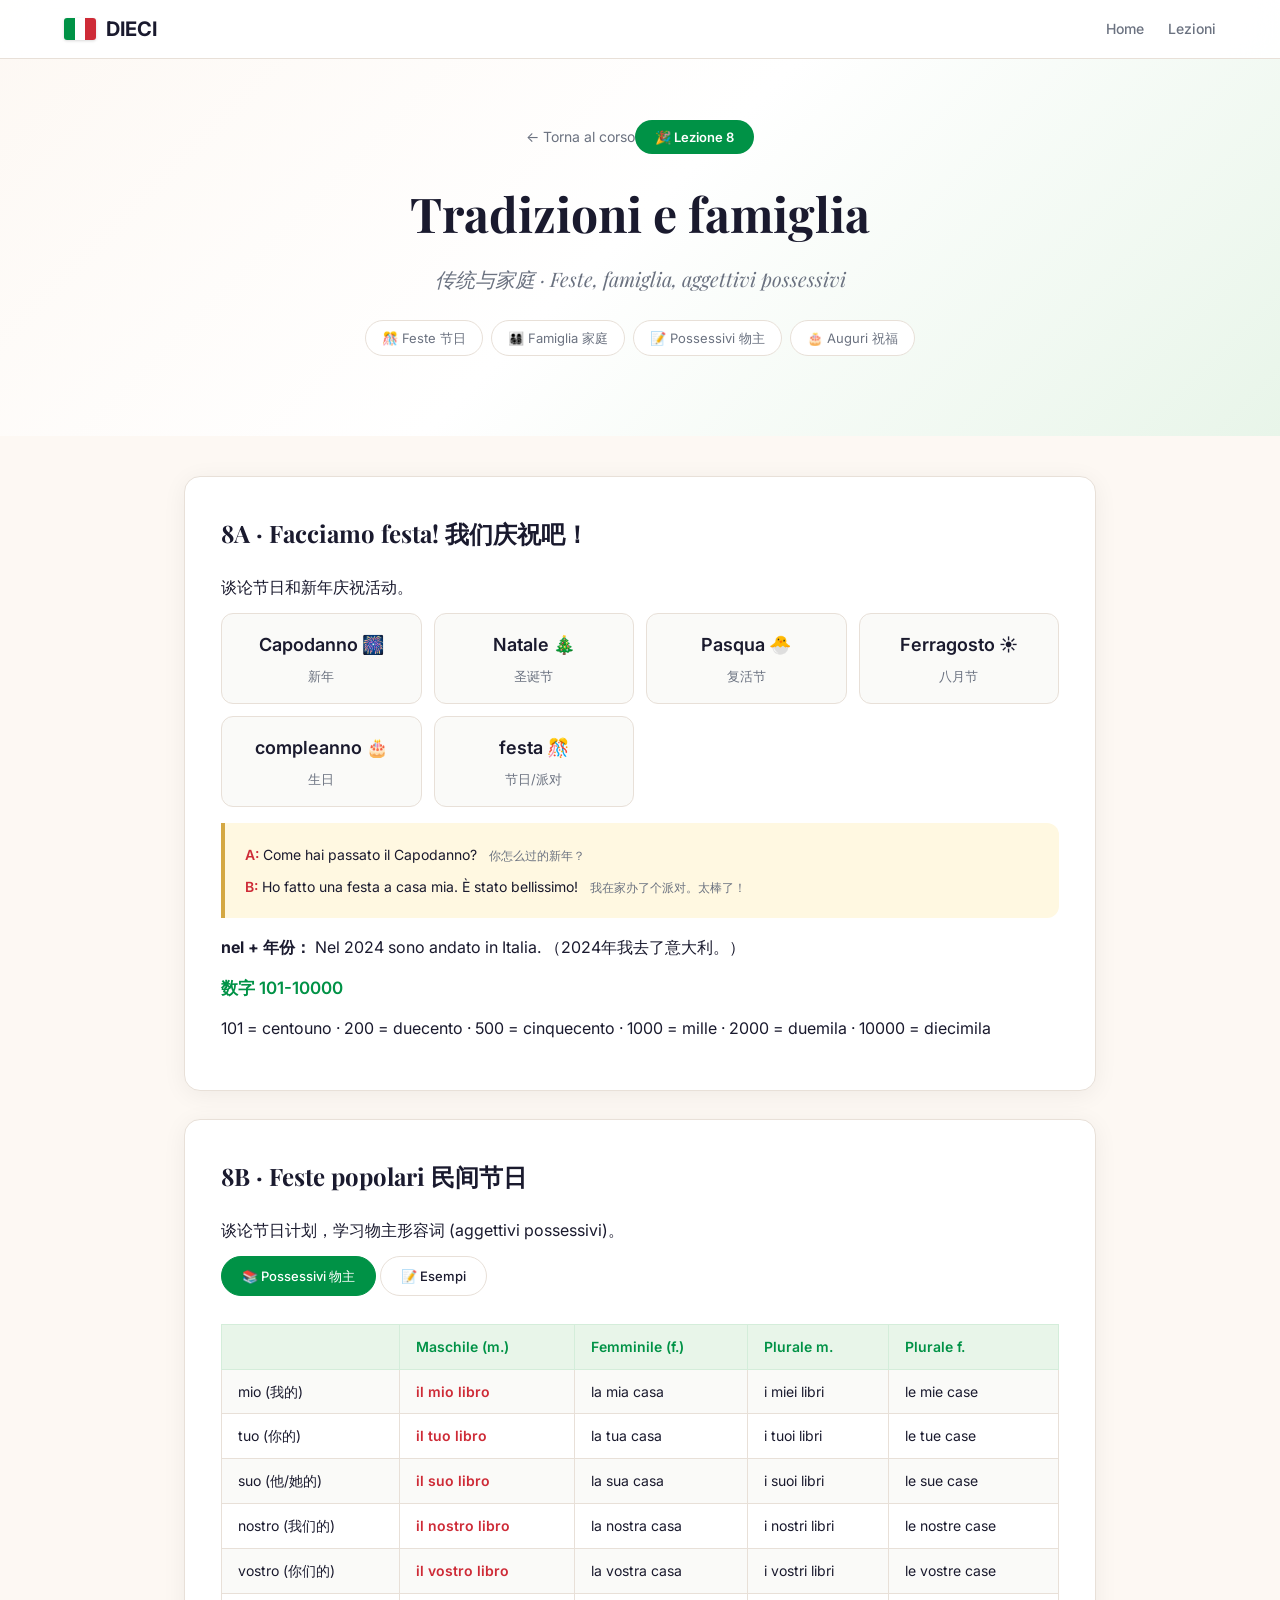
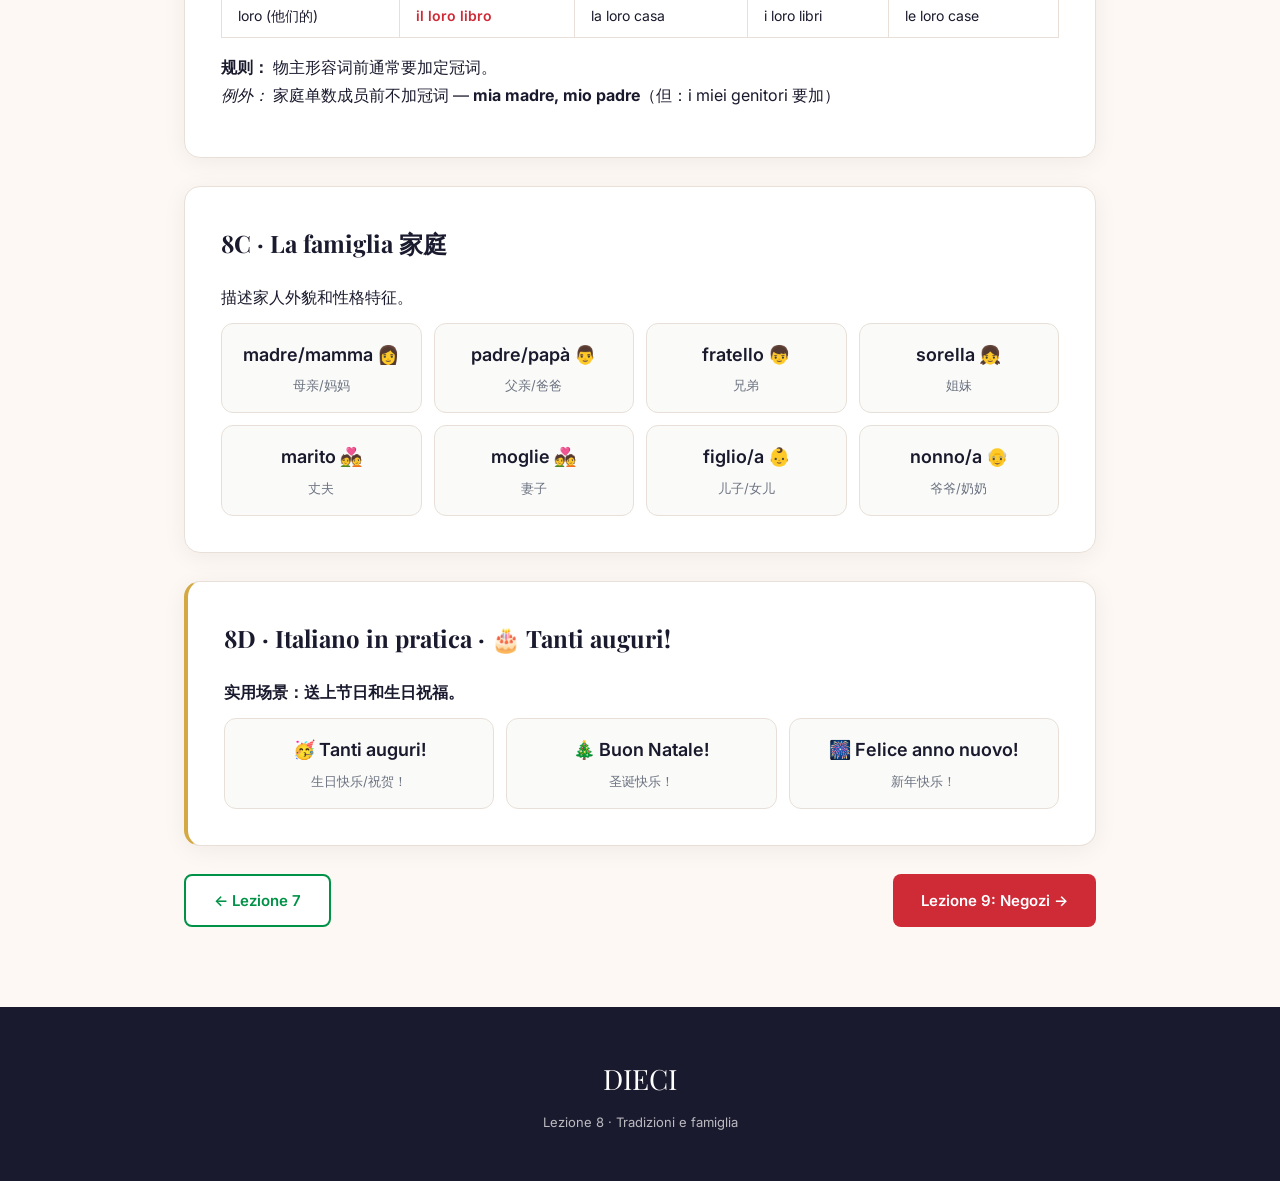
<file: lezione-8.html>
<!DOCTYPE html>
<html lang="zh-CN">
<head><meta charset="UTF-8"><meta name="viewport" content="width=device-width, initial-scale=1.0"><title>Lezione 8 · Tradizioni e famiglia · DIECI A1</title><link rel="stylesheet" href="css/styles.css"><script src="audio/audio-data.js"></script><script src="js/audio-player.js"></script></head>
<body>
<div class="scroll-progress" id="scrollProgress"></div>
<nav class="top-nav" id="topNav"><div class="nav-inner"><a href="index.html" class="nav-logo"><div class="flag-icon"></div>DIECI</a><ul class="nav-links"><li><a href="index.html">Home</a></li><li><a href="index.html#lezioni">Lezioni</a></li></ul></div></nav>
<section class="lesson-hero"><a href="index.html" class="back-link">← Torna al corso</a><div class="lesson-badge">🎉 Lezione 8</div><h1>Tradizioni e famiglia</h1><p class="subtitle">传统与家庭 · Feste, famiglia, aggettivi possessivi</p><div class="lesson-goals-bar"><span class="goal">🎊 Feste 节日</span><span class="goal">👨‍👩‍👧‍👦 Famiglia 家庭</span><span class="goal">📝 Possessivi 物主</span><span class="goal">🎂 Auguri 祝福</span></div></section>
<div class="lesson-content">
  <div class="lesson-section">
    <h2>8A · Facciamo festa! 我们庆祝吧！</h2>
    <p>谈论节日和新年庆祝活动。</p>
    <div class="vocab-grid">
      <div class="vocab-card" onclick="speak('capodanno')"><div class="it">Capodanno 🎆</div><div class="cn">新年</div></div>
      <div class="vocab-card" onclick="speak('natale')"><div class="it">Natale 🎄</div><div class="cn">圣诞节</div></div>
      <div class="vocab-card" onclick="speak('pasqua')"><div class="it">Pasqua 🐣</div><div class="cn">复活节</div></div>
      <div class="vocab-card" onclick="speak('ferragosto')"><div class="it">Ferragosto ☀️</div><div class="cn">八月节</div></div>
      <div class="vocab-card" onclick="speak('compleanno')"><div class="it">compleanno 🎂</div><div class="cn">生日</div></div>
      <div class="vocab-card" onclick="speak('festa')"><div class="it">festa 🎊</div><div class="cn">节日/派对</div></div>
    </div>
    <div class="dialog-box" style="margin:16px 0;">
      <div class="dialog-line"><span class="dialog-speaker">A:</span><span class="dialog-text">Come hai passato il Capodanno? <span class="cn-trans">你怎么过的新年？</span></span></div>
      <div class="dialog-line"><span class="dialog-speaker">B:</span><span class="dialog-text">Ho fatto una festa a casa mia. È stato bellissimo! <span class="cn-trans">我在家办了个派对。太棒了！</span></span></div>
    </div>
    <p><strong>nel + 年份：</strong> Nel 2024 sono andato in Italia. （2024年我去了意大利。）</p>
    <h3>数字 101-10000</h3>
    <p>101 = centouno · 200 = duecento · 500 = cinquecento · 1000 = mille · 2000 = duemila · 10000 = diecimila</p>
  </div>

  <div class="lesson-section">
    <h2>8B · Feste popolari 民间节日</h2>
    <p>谈论节日计划，学习物主形容词 (aggettivi possessivi)。</p>
    <div class="section-tabs">
      <span class="section-tab active" onclick="sT8(this,'g8b')">📚 Possessivi 物主</span>
      <span class="section-tab" onclick="sT8(this,'e8b')">📝 Esempi</span>
    </div>
    <div id="g8b">
      <table class="grammar-table">
        <tr><th></th><th>Maschile (m.)</th><th>Femminile (f.)</th><th>Plurale m.</th><th>Plurale f.</th></tr>
        <tr><td>mio (我的)</td><td class="highlight-it">il mio libro</td><td>la mia casa</td><td>i miei libri</td><td>le mie case</td></tr>
        <tr><td>tuo (你的)</td><td class="highlight-it">il tuo libro</td><td>la tua casa</td><td>i tuoi libri</td><td>le tue case</td></tr>
        <tr><td>suo (他/她的)</td><td class="highlight-it">il suo libro</td><td>la sua casa</td><td>i suoi libri</td><td>le sue case</td></tr>
        <tr><td>nostro (我们的)</td><td class="highlight-it">il nostro libro</td><td>la nostra casa</td><td>i nostri libri</td><td>le nostre case</td></tr>
        <tr><td>vostro (你们的)</td><td class="highlight-it">il vostro libro</td><td>la vostra casa</td><td>i vostri libri</td><td>le vostre case</td></tr>
        <tr><td>loro (他们的)</td><td class="highlight-it">il loro libro</td><td>la loro casa</td><td>i loro libri</td><td>le loro case</td></tr>
      </table>
      <p style="margin-top:12px;"><strong>规则：</strong> 物主形容词前通常要加定冠词。<br>
      <em>例外：</em> 家庭单数成员前不加冠词 — <strong>mia madre, mio padre</strong>（但：i miei genitori 要加）</p>
    </div>
    <div id="e8b" style="display:none;">
      <div class="dialog-box">
        <div class="dialog-line"><span class="dialog-speaker">A:</span><span class="dialog-text">Dove passi le vacanze di Natale? <span class="cn-trans">你在哪里过圣诞假期？</span></span></div>
        <div class="dialog-line"><span class="dialog-speaker">B:</span><span class="dialog-text">Le passo a casa dei miei genitori. <span class="cn-trans">在我父母家过。</span></span></div>
        <div class="dialog-line"><span class="dialog-speaker">A:</span><span class="dialog-text">E tua sorella? <span class="cn-trans">你妹妹呢？</span></span></div>
        <div class="dialog-line"><span class="dialog-speaker">B:</span><span class="dialog-text">Lei va dai suoi suoceri. <span class="cn-trans">她去她公婆家。</span></span></div>
      </div>
    </div>
  </div>

  <div class="lesson-section">
    <h2>8C · La famiglia 家庭</h2>
    <p>描述家人外貌和性格特征。</p>
    <div class="vocab-grid">
      <div class="vocab-card" onclick="speak('madre')"><div class="it">madre/mamma 👩</div><div class="cn">母亲/妈妈</div></div>
      <div class="vocab-card" onclick="speak('padre')"><div class="it">padre/papà 👨</div><div class="cn">父亲/爸爸</div></div>
      <div class="vocab-card" onclick="speak('fratello')"><div class="it">fratello 👦</div><div class="cn">兄弟</div></div>
      <div class="vocab-card" onclick="speak('sorella')"><div class="it">sorella 👧</div><div class="cn">姐妹</div></div>
      <div class="vocab-card" onclick="speak('marito')"><div class="it">marito 💑</div><div class="cn">丈夫</div></div>
      <div class="vocab-card" onclick="speak('moglie')"><div class="it">moglie 💑</div><div class="cn">妻子</div></div>
      <div class="vocab-card" onclick="speak('figlio')"><div class="it">figlio/a 👶</div><div class="cn">儿子/女儿</div></div>
      <div class="vocab-card" onclick="speak('nonno')"><div class="it">nonno/a 👴</div><div class="cn">爷爷/奶奶</div></div>
    </div>
  </div>

  <div class="lesson-section" style="border-left:4px solid var(--italian-gold);">
    <h2>8D · Italiano in pratica · 🎂 Tanti auguri!</h2>
    <p><strong>实用场景：送上节日和生日祝福。</strong></p>
    <div class="vocab-grid" style="grid-template-columns:repeat(3,1fr);">
      <div class="vocab-card" onclick="speak('tanti auguri')"><div class="it">🥳 Tanti auguri!</div><div class="cn">生日快乐/祝贺！</div></div>
      <div class="vocab-card" onclick="speak('buon natale')"><div class="it">🎄 Buon Natale!</div><div class="cn">圣诞快乐！</div></div>
      <div class="vocab-card" onclick="speak('felice anno nuovo')"><div class="it">🎆 Felice anno nuovo!</div><div class="cn">新年快乐！</div></div>
    </div>
  </div>
  <div style="display:flex;justify-content:space-between;flex-wrap:wrap;gap:12px;">
    <a href="lezione-7.html" class="btn-secondary">← Lezione 7</a><a href="lezione-9.html" class="btn-primary">Lezione 9: Negozi →</a>
  </div>
</div>
<footer class="site-footer"><div class="footer-logo">DIECI</div><p>Lezione 8 · Tradizioni e famiglia</p></footer>
<script>
window.addEventListener('scroll',()=>{const st=document.documentElement.scrollTop;document.getElementById('scrollProgress').style.width=(st/(document.documentElement.scrollHeight-window.innerHeight)*100)+'%';document.getElementById('topNav').classList.toggle('scrolled',st>50);});

function sT8(el,id){const p=el.closest('.lesson-section');p.querySelectorAll('.section-tab').forEach(t=>t.classList.remove('active'));el.classList.add('active');p.querySelectorAll('[id^="g"],[id^="e"]').forEach(d=>{if(d.id)d.style.display='none';});document.getElementById(id).style.display='block';}
</script>
</body>
</html>
</file>
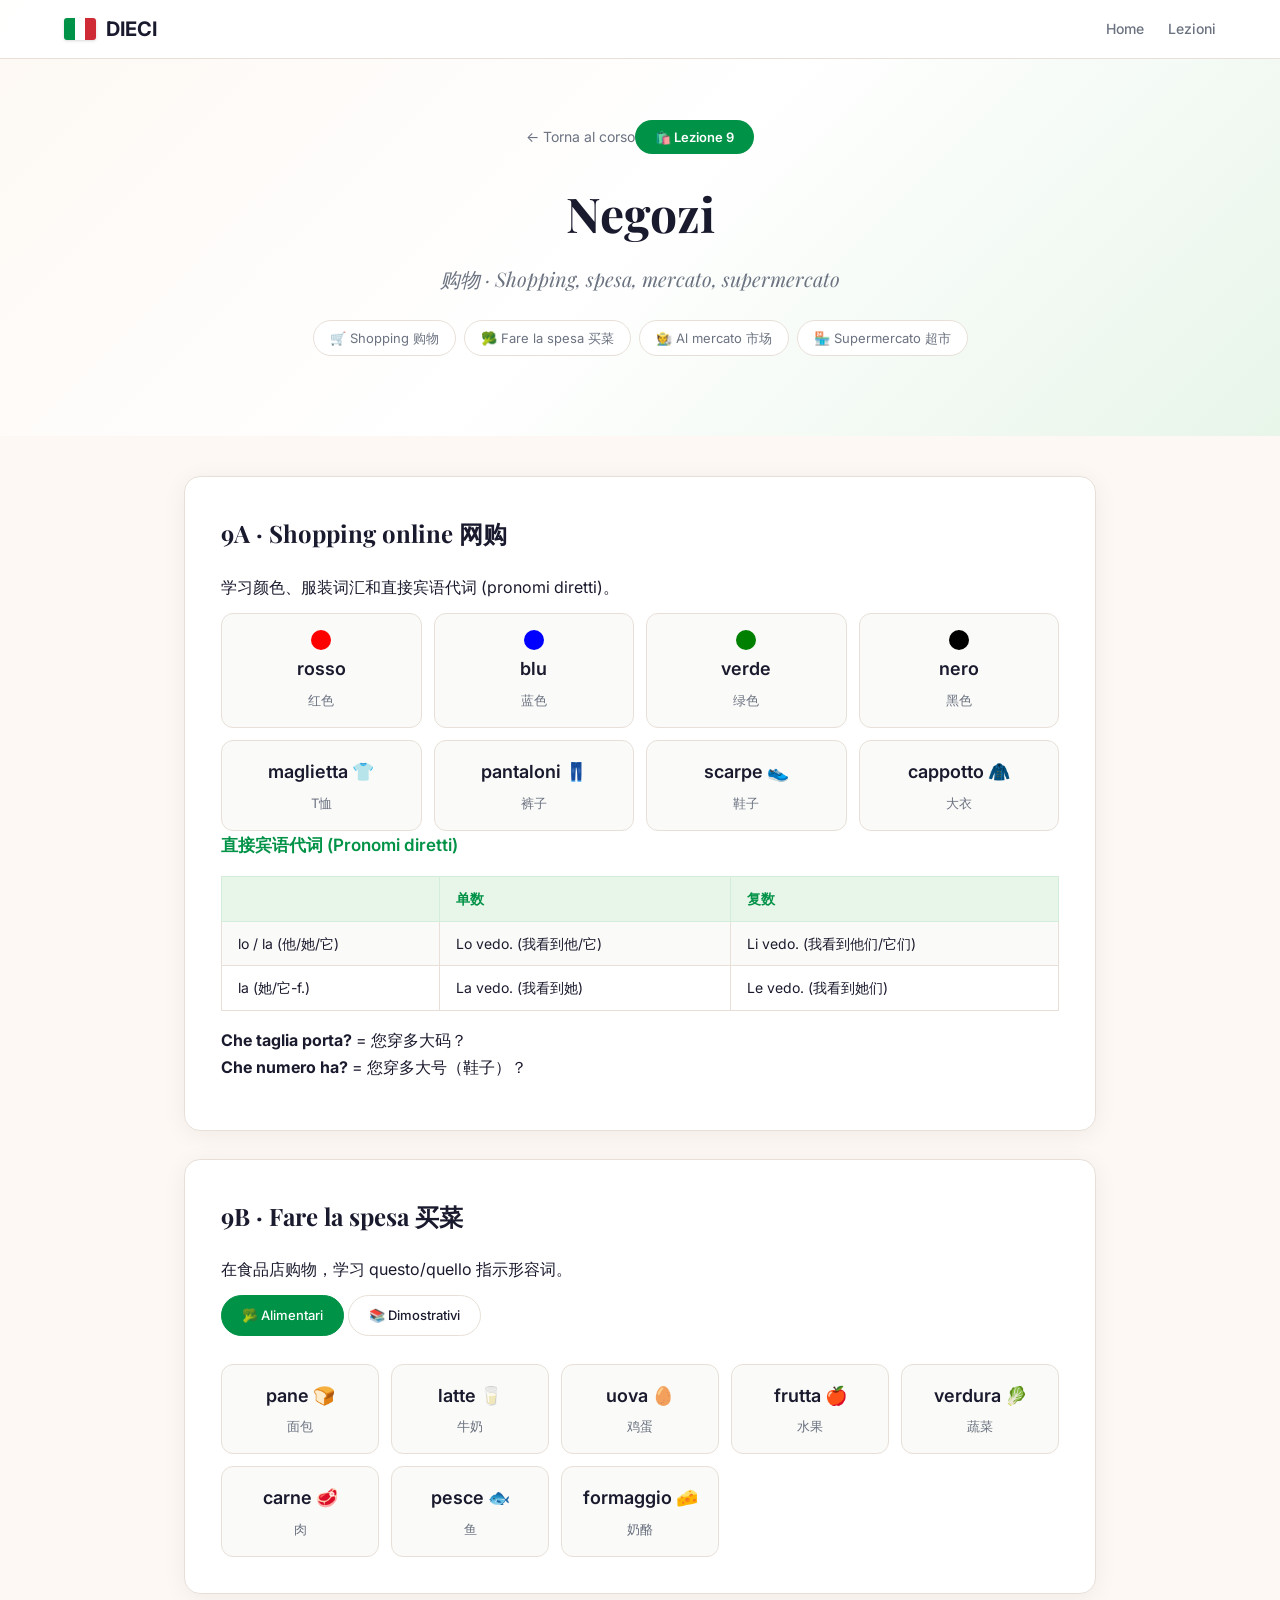
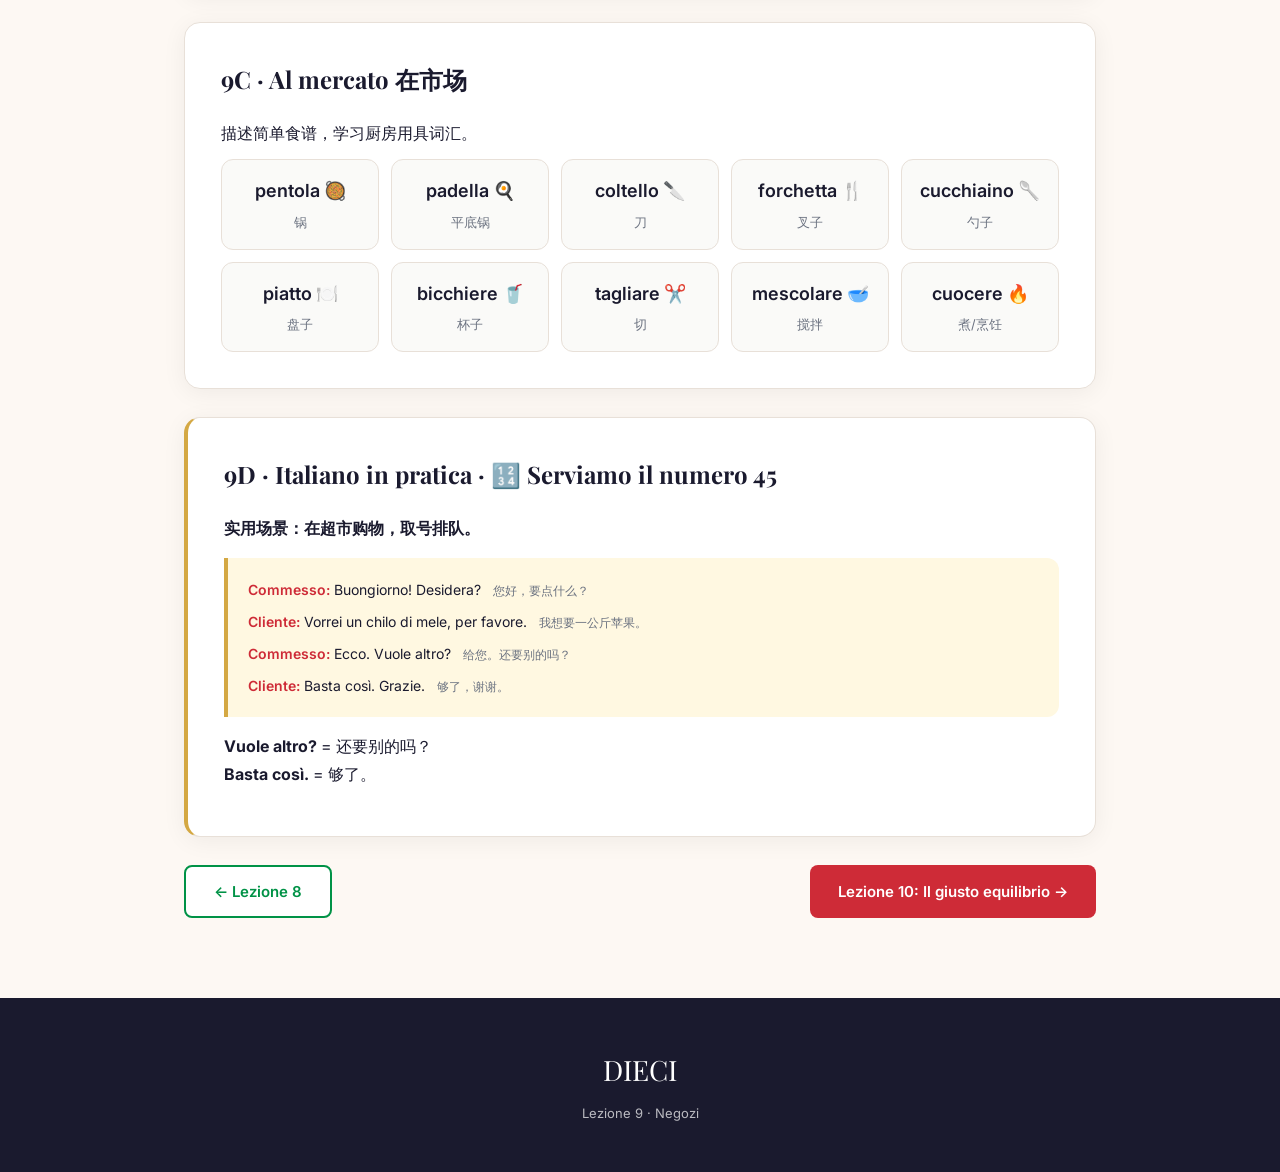
<file: lezione-9.html>
<!DOCTYPE html>
<html lang="zh-CN">
<head><meta charset="UTF-8"><meta name="viewport" content="width=device-width, initial-scale=1.0"><title>Lezione 9 · Negozi · DIECI A1</title><link rel="stylesheet" href="css/styles.css"><script src="audio/audio-data.js"></script><script src="js/audio-player.js"></script></head>
<body>
<div class="scroll-progress" id="scrollProgress"></div>
<nav class="top-nav" id="topNav"><div class="nav-inner"><a href="index.html" class="nav-logo"><div class="flag-icon"></div>DIECI</a><ul class="nav-links"><li><a href="index.html">Home</a></li><li><a href="index.html#lezioni">Lezioni</a></li></ul></div></nav>
<section class="lesson-hero"><a href="index.html" class="back-link">← Torna al corso</a><div class="lesson-badge">🛍️ Lezione 9</div><h1>Negozi</h1><p class="subtitle">购物 · Shopping, spesa, mercato, supermercato</p><div class="lesson-goals-bar"><span class="goal">🛒 Shopping 购物</span><span class="goal">🥦 Fare la spesa 买菜</span><span class="goal">🧑‍🌾 Al mercato 市场</span><span class="goal">🏪 Supermercato 超市</span></div></section>
<div class="lesson-content">
  <div class="lesson-section">
    <h2>9A · Shopping online 网购</h2>
    <p>学习颜色、服装词汇和直接宾语代词 (pronomi diretti)。</p>
    <div class="vocab-grid" style="grid-template-columns:repeat(4,1fr);">
      <div class="vocab-card" onclick="speak('rosso')"><div style="background:red;width:20px;height:20px;border-radius:50%;margin:0 auto 4px;"></div><div class="it">rosso</div><div class="cn">红色</div></div>
      <div class="vocab-card" onclick="speak('blu')"><div style="background:blue;width:20px;height:20px;border-radius:50%;margin:0 auto 4px;"></div><div class="it">blu</div><div class="cn">蓝色</div></div>
      <div class="vocab-card" onclick="speak('verde')"><div style="background:green;width:20px;height:20px;border-radius:50%;margin:0 auto 4px;"></div><div class="it">verde</div><div class="cn">绿色</div></div>
      <div class="vocab-card" onclick="speak('nero')"><div style="background:black;width:20px;height:20px;border-radius:50%;margin:0 auto 4px;"></div><div class="it">nero</div><div class="cn">黑色</div></div>
    </div>
    <div class="vocab-grid" style="grid-template-columns:repeat(4,1fr);margin-top:12px;">
      <div class="vocab-card" onclick="speak('maglietta')"><div class="it">maglietta 👕</div><div class="cn">T恤</div></div>
      <div class="vocab-card" onclick="speak('pantaloni')"><div class="it">pantaloni 👖</div><div class="cn">裤子</div></div>
      <div class="vocab-card" onclick="speak('scarpe')"><div class="it">scarpe 👟</div><div class="cn">鞋子</div></div>
      <div class="vocab-card" onclick="speak('cappotto')"><div class="it">cappotto 🧥</div><div class="cn">大衣</div></div>
    </div>
    <h3>直接宾语代词 (Pronomi diretti)</h3>
    <table class="grammar-table">
      <tr><th></th><th>单数</th><th>复数</th></tr>
      <tr><td>lo / la (他/她/它)</td><td>Lo vedo. (我看到他/它)</td><td>Li vedo. (我看到他们/它们)</td></tr>
      <tr><td>la (她/它-f.)</td><td>La vedo. (我看到她)</td><td>Le vedo. (我看到她们)</td></tr>
    </table>
    <p><strong>Che taglia porta?</strong> = 您穿多大码？<br>
    <strong>Che numero ha?</strong> = 您穿多大号（鞋子）？</p>
  </div>

  <div class="lesson-section">
    <h2>9B · Fare la spesa 买菜</h2>
    <p>在食品店购物，学习 questo/quello 指示形容词。</p>
    <div class="section-tabs">
      <span class="section-tab active" onclick="sT9(this,'v9b')">🥦 Alimentari</span>
      <span class="section-tab" onclick="sT9(this,'g9b')">📚 Dimostrativi</span>
    </div>
    <div id="v9b">
      <div class="vocab-grid" style="grid-template-columns:repeat(auto-fill,minmax(150px,1fr));">
        <div class="vocab-card"><div class="it">pane 🍞</div><div class="cn">面包</div></div>
        <div class="vocab-card"><div class="it">latte 🥛</div><div class="cn">牛奶</div></div>
        <div class="vocab-card"><div class="it">uova 🥚</div><div class="cn">鸡蛋</div></div>
        <div class="vocab-card"><div class="it">frutta 🍎</div><div class="cn">水果</div></div>
        <div class="vocab-card"><div class="it">verdura 🥬</div><div class="cn">蔬菜</div></div>
        <div class="vocab-card"><div class="it">carne 🥩</div><div class="cn">肉</div></div>
        <div class="vocab-card"><div class="it">pesce 🐟</div><div class="cn">鱼</div></div>
        <div class="vocab-card"><div class="it">formaggio 🧀</div><div class="cn">奶酪</div></div>
      </div>
    </div>
    <div id="g9b" style="display:none;">
      <h3>指示形容词 Questo / Quello</h3>
      <table class="grammar-table">
        <tr><th></th><th>Questo (这个)</th><th>Quello (那个)</th></tr>
        <tr><td>m. sing.</td><td class="highlight-it">questo pane</td><td>quel pane</td></tr>
        <tr><td>f. sing.</td><td class="highlight-it">questa mela</td><td>quella mela</td></tr>
        <tr><td>m. plur.</td><td class="highlight-it">questi pani</td><td>quei pani</td></tr>
        <tr><td>f. plur.</td><td class="highlight-it">queste mele</td><td>quelle mele</td></tr>
      </table>
    </div>
  </div>

  <div class="lesson-section">
    <h2>9C · Al mercato 在市场</h2>
    <p>描述简单食谱，学习厨房用具词汇。</p>
    <div class="vocab-grid" style="grid-template-columns:repeat(auto-fill,minmax(150px,1fr));">
      <div class="vocab-card"><div class="it">pentola 🥘</div><div class="cn">锅</div></div>
      <div class="vocab-card"><div class="it">padella 🍳</div><div class="cn">平底锅</div></div>
      <div class="vocab-card"><div class="it">coltello 🔪</div><div class="cn">刀</div></div>
      <div class="vocab-card"><div class="it">forchetta 🍴</div><div class="cn">叉子</div></div>
      <div class="vocab-card"><div class="it">cucchiaino 🥄</div><div class="cn">勺子</div></div>
      <div class="vocab-card"><div class="it">piatto 🍽️</div><div class="cn">盘子</div></div>
      <div class="vocab-card"><div class="it">bicchiere 🥤</div><div class="cn">杯子</div></div>
      <div class="vocab-card"><div class="it">tagliare ✂️</div><div class="cn">切</div></div>
      <div class="vocab-card"><div class="it">mescolare 🥣</div><div class="cn">搅拌</div></div>
      <div class="vocab-card"><div class="it">cuocere 🔥</div><div class="cn">煮/烹饪</div></div>
    </div>
  </div>

  <div class="lesson-section" style="border-left:4px solid var(--italian-gold);">
    <h2>9D · Italiano in pratica · 🔢 Serviamo il numero 45</h2>
    <p><strong>实用场景：在超市购物，取号排队。</strong></p>
    <div class="dialog-box">
      <div class="dialog-line"><span class="dialog-speaker">Commesso:</span><span class="dialog-text">Buongiorno! Desidera? <span class="cn-trans">您好，要点什么？</span></span></div>
      <div class="dialog-line"><span class="dialog-speaker">Cliente:</span><span class="dialog-text">Vorrei un chilo di mele, per favore. <span class="cn-trans">我想要一公斤苹果。</span></span></div>
      <div class="dialog-line"><span class="dialog-speaker">Commesso:</span><span class="dialog-text">Ecco. Vuole altro? <span class="cn-trans">给您。还要别的吗？</span></span></div>
      <div class="dialog-line"><span class="dialog-speaker">Cliente:</span><span class="dialog-text">Basta così. Grazie. <span class="cn-trans">够了，谢谢。</span></span></div>
    </div>
    <p><strong>Vuole altro?</strong> = 还要别的吗？<br>
    <strong>Basta così.</strong> = 够了。</p>
  </div>
  <div style="display:flex;justify-content:space-between;flex-wrap:wrap;gap:12px;">
    <a href="lezione-8.html" class="btn-secondary">← Lezione 8</a><a href="lezione-10.html" class="btn-primary">Lezione 10: Il giusto equilibrio →</a>
  </div>
</div>
<footer class="site-footer"><div class="footer-logo">DIECI</div><p>Lezione 9 · Negozi</p></footer>
<script>
window.addEventListener('scroll',()=>{const st=document.documentElement.scrollTop;document.getElementById('scrollProgress').style.width=(st/(document.documentElement.scrollHeight-window.innerHeight)*100)+'%';document.getElementById('topNav').classList.toggle('scrolled',st>50);});

function sT9(el,id){const p=el.closest('.lesson-section');p.querySelectorAll('.section-tab').forEach(t=>t.classList.remove('active'));el.classList.add('active');p.querySelectorAll('[id^="v"],[id^="g"]').forEach(d=>{if(d.id)d.style.display='none';});document.getElementById(id).style.display='block';}
</script>
</body>
</html>
</file>
<file: css/styles.css>
/* ===== DIECI - Italian A1 Course Styles ===== */
@import url('https://fonts.googleapis.com/css2?family=Playfair+Display:wght@400;500;600;700&family=Inter:wght@300;400;500;600;700&family=Caveat:wght@400;700&display=swap');

:root {
  --italian-green: #009246;
  --italian-white: #FFFFFF;
  --italian-red: #CE2B37;
  --italian-gold: #D4A843;
  --bg-cream: #FDF8F3;
  --bg-light: #FAFAF8;
  --text-dark: #1A1A2E;
  --text-muted: #6B7280;
  --card-shadow: 0 4px 24px rgba(0,0,0,0.06);
  --card-radius: 16px;
  --border-light: #E8E0D8;
  --accent-green-light: #E8F5E9;
  --accent-red-light: #FFEBEE;
  --accent-gold-light: #FFF8E1;
  --gradient-hero: linear-gradient(135deg, #009246 0%, #007A3B 50%, #CE2B37 100%);
  --gradient-card: linear-gradient(135deg, var(--italian-green), var(--italian-gold));
  --font-serif: 'Playfair Display', Georgia, serif;
  --font-sans: 'Inter', -apple-system, BlinkMacSystemFont, sans-serif;
  --font-hand: 'Caveat', cursive;
}

* { margin: 0; padding: 0; box-sizing: border-box; }

html { scroll-behavior: smooth; }

body {
  font-family: var(--font-sans);
  background: var(--bg-cream);
  color: var(--text-dark);
  line-height: 1.7;
  overflow-x: hidden;
}

/* === Navigation === */
.top-nav {
  position: fixed;
  top: 0;
  left: 0;
  right: 0;
  z-index: 1000;
  background: rgba(255,255,255,0.92);
  backdrop-filter: blur(20px);
  border-bottom: 1px solid var(--border-light);
  padding: 12px 0;
  transition: all 0.3s;
}
.top-nav.scrolled {
  box-shadow: 0 2px 20px rgba(0,0,0,0.08);
}
.nav-inner {
  max-width: 1200px;
  margin: 0 auto;
  padding: 0 24px;
  display: flex;
  align-items: center;
  justify-content: space-between;
}
.nav-logo {
  display: flex;
  align-items: center;
  gap: 10px;
  text-decoration: none;
  font-weight: 700;
  font-size: 20px;
  color: var(--text-dark);
}
.nav-logo .flag-icon {
  width: 32px;
  height: 22px;
  border-radius: 3px;
  background: linear-gradient(90deg, var(--italian-green) 0%, var(--italian-green) 33.33%, var(--italian-white) 33.33%, var(--italian-white) 66.66%, var(--italian-red) 66.66%, var(--italian-red) 100%);
  box-shadow: 0 1px 3px rgba(0,0,0,0.15);
}
.nav-links {
  display: flex;
  align-items: center;
  gap: 24px;
  list-style: none;
}
.nav-links a {
  text-decoration: none;
  color: var(--text-muted);
  font-size: 14px;
  font-weight: 500;
  transition: color 0.2s;
}
.nav-links a:hover,
.nav-links a.active {
  color: var(--italian-red);
}

/* === Hero === */
.hero {
  padding: 140px 24px 80px;
  text-align: center;
  position: relative;
  overflow: hidden;
}
.hero::before {
  content: '';
  position: absolute;
  top: 0;
  left: 0;
  right: 0;
  bottom: 0;
  background: var(--gradient-hero);
  opacity: 0.04;
  z-index: 0;
}
.hero-content {
  max-width: 800px;
  margin: 0 auto;
  position: relative;
  z-index: 1;
}
.hero h1 {
  font-family: var(--font-serif);
  font-size: clamp(48px, 8vw, 80px);
  font-weight: 700;
  line-height: 1.1;
  margin-bottom: 8px;
  background: var(--gradient-hero);
  -webkit-background-clip: text;
  -webkit-text-fill-color: transparent;
  background-clip: text;
}
.hero .subtitle {
  font-size: clamp(18px, 3vw, 28px);
  font-family: var(--font-serif);
  font-style: italic;
  color: var(--text-muted);
  margin-bottom: 16px;
}
.hero .tagline {
  font-size: 16px;
  color: var(--text-muted);
  max-width: 600px;
  margin: 0 auto 32px;
  line-height: 1.6;
}
.hero .level-badge {
  display: inline-flex;
  align-items: center;
  gap: 8px;
  background: var(--italian-red);
  color: white;
  padding: 8px 24px;
  border-radius: 100px;
  font-weight: 600;
  font-size: 14px;
  margin-bottom: 24px;
}
.hero .level-badge .flag {
  font-size: 18px;
}

/* === Sections === */
.section {
  max-width: 1200px;
  margin: 0 auto;
  padding: 80px 24px;
}
.section-title {
  font-family: var(--font-serif);
  font-size: clamp(28px, 4vw, 36px);
  font-weight: 700;
  margin-bottom: 12px;
  position: relative;
  display: inline-block;
}
.section-title::after {
  content: '';
  display: block;
  width: 60px;
  height: 3px;
  background: var(--gradient-hero);
  margin-top: 8px;
  border-radius: 2px;
}
.section-subtitle {
  color: var(--text-muted);
  font-size: 16px;
  margin-bottom: 40px;
  max-width: 600px;
}

/* === Course Cards Grid === */
.course-grid {
  display: grid;
  grid-template-columns: repeat(auto-fill, minmax(340px, 1fr));
  gap: 24px;
}
.lesson-card {
  background: white;
  border-radius: var(--card-radius);
  box-shadow: var(--card-shadow);
  overflow: hidden;
  transition: transform 0.3s, box-shadow 0.3s;
  cursor: pointer;
  position: relative;
  border: 1px solid var(--border-light);
}
.lesson-card:hover {
  transform: translateY(-4px);
  box-shadow: 0 12px 40px rgba(0,0,0,0.1);
}
.lesson-card .card-header {
  padding: 28px 28px 20px;
  display: flex;
  align-items: center;
  justify-content: space-between;
}
.lesson-card .lesson-number {
  font-family: var(--font-serif);
  font-size: 14px;
  font-weight: 600;
  color: var(--italian-red);
  letter-spacing: 1px;
  text-transform: uppercase;
}
.lesson-card .lesson-id {
  font-size: 32px;
  font-weight: 700;
  color: var(--border-light);
  font-family: var(--font-serif);
}
.lesson-card .card-body {
  padding: 0 28px 20px;
}
.lesson-card h3 {
  font-family: var(--font-serif);
  font-size: 22px;
  font-weight: 600;
  margin-bottom: 8px;
}
.lesson-card .lesson-goals {
  display: flex;
  flex-wrap: wrap;
  gap: 6px;
  margin-bottom: 12px;
}
.lesson-card .goal-tag {
  background: var(--accent-green-light);
  color: var(--italian-green);
  padding: 3px 10px;
  border-radius: 100px;
  font-size: 11px;
  font-weight: 500;
}
.lesson-card .lesson-preview {
  color: var(--text-muted);
  font-size: 14px;
  line-height: 1.6;
}
.lesson-card .card-footer {
  padding: 16px 28px;
  border-top: 1px solid var(--border-light);
  display: flex;
  align-items: center;
  justify-content: space-between;
}
.lesson-card .btn-study {
  background: none;
  border: none;
  color: var(--italian-red);
  font-weight: 600;
  font-size: 14px;
  cursor: pointer;
  display: flex;
  align-items: center;
  gap: 6px;
  transition: gap 0.2s;
  text-decoration: none;
}
.lesson-card .btn-study:hover { gap: 10px; }

/* === Features Strip === */
.features-strip {
  background: white;
  border-top: 1px solid var(--border-light);
  border-bottom: 1px solid var(--border-light);
  padding: 60px 24px;
}
.features-grid {
  max-width: 1200px;
  margin: 0 auto;
  display: grid;
  grid-template-columns: repeat(auto-fit, minmax(200px, 1fr));
  gap: 32px;
}
.feature-item {
  text-align: center;
}
.feature-item .icon {
  font-size: 36px;
  margin-bottom: 12px;
}
.feature-item h4 {
  font-size: 15px;
  font-weight: 600;
  margin-bottom: 4px;
}
.feature-item p {
  font-size: 13px;
  color: var(--text-muted);
}

/* === Footer === */
.site-footer {
  background: var(--text-dark);
  color: rgba(255,255,255,0.7);
  padding: 48px 24px;
  text-align: center;
}
.site-footer .footer-logo {
  font-family: var(--font-serif);
  font-size: 28px;
  color: white;
  margin-bottom: 8px;
}
.site-footer p {
  font-size: 13px;
}

/* ===== LESSON PAGE STYLES ===== */
.lesson-hero {
  padding: 120px 24px 60px;
  text-align: center;
  position: relative;
  background: linear-gradient(135deg, var(--bg-cream) 0%, #FFF 50%, var(--accent-green-light) 100%);
}
.lesson-hero .back-link {
  display: inline-flex;
  align-items: center;
  gap: 6px;
  color: var(--text-muted);
  text-decoration: none;
  font-size: 14px;
  margin-bottom: 24px;
  transition: color 0.2s;
}
.lesson-hero .back-link:hover { color: var(--italian-red); }
.lesson-hero .lesson-badge {
  display: inline-flex;
  align-items: center;
  gap: 6px;
  background: var(--italian-green);
  color: white;
  padding: 6px 20px;
  border-radius: 100px;
  font-weight: 600;
  font-size: 13px;
  margin-bottom: 16px;
}
.lesson-hero h1 {
  font-family: var(--font-serif);
  font-size: clamp(32px, 5vw, 48px);
  font-weight: 700;
  margin-bottom: 8px;
}
.lesson-hero .subtitle {
  font-family: var(--font-serif);
  font-style: italic;
  font-size: 20px;
  color: var(--text-muted);
  margin-bottom: 24px;
}
.lesson-goals-bar {
  display: flex;
  flex-wrap: wrap;
  justify-content: center;
  gap: 8px;
  margin-bottom: 20px;
}
.lesson-goals-bar .goal {
  background: white;
  border: 1px solid var(--border-light);
  border-radius: 100px;
  padding: 6px 16px;
  font-size: 13px;
  color: var(--text-muted);
}

/* Lesson Content */
.lesson-content {
  max-width: 960px;
  margin: 0 auto;
  padding: 40px 24px 80px;
}
.lesson-section {
  background: white;
  border-radius: var(--card-radius);
  box-shadow: var(--card-shadow);
  padding: 36px;
  margin-bottom: 28px;
  border: 1px solid var(--border-light);
}
.lesson-section h2 {
  font-family: var(--font-serif);
  font-size: 24px;
  font-weight: 700;
  margin-bottom: 20px;
  display: flex;
  align-items: center;
  gap: 10px;
}
.lesson-section h3 {
  font-size: 17px;
  font-weight: 600;
  margin-bottom: 12px;
  color: var(--italian-green);
}
.lesson-section p {
  margin-bottom: 12px;
  line-height: 1.7;
}

/* Vocab Cards */
.vocab-grid {
  display: grid;
  grid-template-columns: repeat(auto-fill, minmax(180px, 1fr));
  gap: 12px;
}
.vocab-card {
  background: var(--bg-light);
  border: 1px solid var(--border-light);
  border-radius: 12px;
  padding: 16px;
  text-align: center;
  transition: all 0.3s;
  cursor: pointer;
}
.vocab-card:hover {
  border-color: var(--italian-gold);
  transform: translateY(-2px);
  box-shadow: 0 4px 12px rgba(0,0,0,0.06);
}
.vocab-card .it { font-weight: 600; font-size: 18px; margin-bottom: 4px; }
.vocab-card .cn { font-size: 13px; color: var(--text-muted); }
.vocab-card .ipa { font-size: 12px; color: var(--italian-gold); margin-top: 4px; }

/* Grammar Tables */
.grammar-table {
  width: 100%;
  border-collapse: collapse;
  margin: 16px 0;
  font-size: 14px;
}
.grammar-table th {
  background: var(--accent-green-light);
  color: var(--italian-green);
  padding: 10px 16px;
  text-align: left;
  font-weight: 600;
  border: 1px solid #D4EDDA;
}
.grammar-table td {
  padding: 10px 16px;
  border: 1px solid var(--border-light);
}
.grammar-table tr:nth-child(even) td {
  background: var(--bg-light);
}
.grammar-table .highlight-it {
  font-weight: 600;
  color: var(--italian-red);
}
.grammar-table .highlight-cn {
  color: var(--text-muted);
  font-size: 12px;
}

/* Interactive Quiz */
.quiz-question {
  background: var(--bg-light);
  border-radius: 12px;
  padding: 20px;
  margin-bottom: 16px;
  border: 1px solid var(--border-light);
}
.quiz-question .q-text {
  font-weight: 600;
  margin-bottom: 12px;
}
.quiz-options {
  display: flex;
  flex-direction: column;
  gap: 8px;
}
.quiz-option {
  padding: 10px 16px;
  background: white;
  border: 2px solid var(--border-light);
  border-radius: 8px;
  cursor: pointer;
  transition: all 0.2s;
  font-size: 14px;
}
.quiz-option:hover {
  border-color: var(--italian-gold);
  background: var(--accent-gold-light);
}
.quiz-option.correct {
  border-color: var(--italian-green);
  background: var(--accent-green-light);
}
.quiz-option.wrong {
  border-color: var(--italian-red);
  background: var(--accent-red-light);
}
.quiz-result {
  margin-top: 8px;
  font-size: 13px;
  font-weight: 500;
}
.btn-check {
  background: var(--italian-green);
  color: white;
  border: none;
  padding: 10px 28px;
  border-radius: 8px;
  font-weight: 600;
  font-size: 14px;
  cursor: pointer;
  transition: background 0.2s;
  margin-top: 12px;
}
.btn-check:hover { background: #007A3B; }

/* Flashcard */
.flashcard-container {
  display: flex;
  justify-content: center;
  margin: 24px 0;
}
.flashcard {
  width: 300px;
  height: 200px;
  perspective: 1000px;
  cursor: pointer;
}
.flashcard-inner {
  position: relative;
  width: 100%;
  height: 100%;
  transition: transform 0.6s;
  transform-style: preserve-3d;
}
.flashcard.flipped .flashcard-inner {
  transform: rotateY(180deg);
}
.flashcard-front, .flashcard-back {
  position: absolute;
  width: 100%;
  height: 100%;
  backface-visibility: hidden;
  border-radius: 16px;
  display: flex;
  flex-direction: column;
  align-items: center;
  justify-content: center;
  padding: 24px;
  text-align: center;
  border: 2px solid var(--border-light);
}
.flashcard-front {
  background: white;
}
.flashcard-front .big-text {
  font-size: 36px;
  font-weight: 700;
  font-family: var(--font-serif);
}
.flashcard-back {
  background: var(--italian-green);
  color: white;
  transform: rotateY(180deg);
}
.flashcard-back .big-text {
  font-size: 32px;
  font-weight: 600;
}
.flashcard-hint {
  text-align: center;
  font-size: 13px;
  color: var(--text-muted);
  margin-top: 8px;
}

/* Accordion */
.accordion-item {
  border: 1px solid var(--border-light);
  border-radius: 12px;
  margin-bottom: 10px;
  overflow: hidden;
}
.accordion-header {
  padding: 16px 20px;
  background: white;
  cursor: pointer;
  display: flex;
  align-items: center;
  justify-content: space-between;
  font-weight: 600;
  font-size: 15px;
  transition: background 0.2s;
}
.accordion-header:hover { background: var(--bg-light); }
.accordion-header .arrow {
  transition: transform 0.3s;
  font-size: 12px;
}
.accordion-item.active .accordion-header .arrow {
  transform: rotate(180deg);
}
.accordion-body {
  max-height: 0;
  overflow: hidden;
  transition: max-height 0.3s ease;
  padding: 0 20px;
  background: var(--bg-light);
}
.accordion-item.active .accordion-body {
  max-height: 1000px;
  padding: 16px 20px;
}

/* Dialog Box */
.dialog-box {
  background: var(--accent-gold-light);
  border-left: 4px solid var(--italian-gold);
  border-radius: 0 12px 12px 0;
  padding: 20px;
  margin: 16px 0;
}
.dialog-line {
  display: flex;
  gap: 12px;
  margin-bottom: 8px;
}
.dialog-line:last-child { margin-bottom: 0; }
.dialog-speaker {
  font-weight: 600;
  min-width: 60px;
  font-size: 14px;
  color: var(--italian-red);
}
.dialog-text {
  font-size: 14px;
}
.dialog-text .cn-trans {
  color: var(--text-muted);
  font-size: 12px;
  margin-left: 8px;
}

/* 对话紧凑间距 */
.dialog-line { gap: 4px; }
.dialog-speaker { min-width: auto; }

/* 对话语音播放按钮 */
.dialog-play-btn {
  display: inline-flex;
  align-items: center;
  gap: 4px;
  padding: 4px 12px;
  font-size: 13px;
  background: var(--italian-green);
  color: #fff;
  border: none;
  border-radius: 6px;
  cursor: pointer;
  margin-top: 8px;
  transition: opacity 0.2s;
}
.dialog-play-btn:hover { opacity: 0.85; }
.dialog-play-btn.playing { background: var(--italian-red); }

/* Buttons */
.btn-primary {
  display: inline-flex;
  align-items: center;
  gap: 8px;
  background: var(--italian-red);
  color: white;
  padding: 12px 28px;
  border-radius: 8px;
  text-decoration: none;
  font-weight: 600;
  font-size: 15px;
  border: none;
  cursor: pointer;
  transition: all 0.2s;
}
.btn-primary:hover {
  background: #B71C1C;
  transform: translateY(-1px);
}
.btn-secondary {
  display: inline-flex;
  align-items: center;
  gap: 8px;
  background: white;
  color: var(--italian-green);
  padding: 12px 28px;
  border-radius: 8px;
  text-decoration: none;
  font-weight: 600;
  font-size: 15px;
  border: 2px solid var(--italian-green);
  cursor: pointer;
  transition: all 0.2s;
}
.btn-secondary:hover {
  background: var(--accent-green-light);
}

/* Video Placeholder */
.video-placeholder {
  background: var(--text-dark);
  border-radius: 12px;
  padding: 60px 24px;
  text-align: center;
  color: white;
  margin: 20px 0;
  position: relative;
  overflow: hidden;
}
.video-placeholder::before {
  content: '▶';
  font-size: 48px;
  opacity: 0.3;
  display: block;
  margin-bottom: 12px;
}
.video-placeholder p {
  font-size: 14px;
  opacity: 0.7;
}

/* Progress */
.progress-bar-container {
  background: var(--border-light);
  border-radius: 100px;
  height: 6px;
  margin: 16px 0;
  overflow: hidden;
}
.progress-bar-fill {
  height: 100%;
  border-radius: 100px;
  background: var(--gradient-hero);
  transition: width 0.5s ease;
}

/* Sections inside lesson */
.section-tabs {
  display: flex;
  gap: 4px;
  margin-bottom: 24px;
  overflow-x: auto;
  padding-bottom: 4px;
}
.section-tab {
  padding: 8px 20px;
  border-radius: 100px;
  font-size: 13px;
  font-weight: 500;
  cursor: pointer;
  border: 1px solid var(--border-light);
  background: white;
  white-space: nowrap;
  transition: all 0.2s;
}
.section-tab:hover { border-color: var(--italian-green); }
.section-tab.active {
  background: var(--italian-green);
  color: white;
  border-color: var(--italian-green);
}

/* Fill in blanks */
.fill-blank {
  display: inline-block;
  border-bottom: 2px dashed var(--italian-red);
  min-width: 80px;
  padding: 2px 8px;
  margin: 0 4px;
  font-weight: 600;
  color: var(--italian-red);
}
.fill-input {
  border: none;
  border-bottom: 2px solid var(--border-light);
  padding: 4px 8px;
  font-size: 14px;
  font-family: var(--font-sans);
  outline: none;
  min-width: 80px;
  transition: border-color 0.2s;
  background: transparent;
}
.fill-input:focus { border-color: var(--italian-green); }
.fill-input.correct { border-color: var(--italian-green); color: var(--italian-green); }
.fill-input.wrong { border-color: var(--italian-red); color: var(--italian-red); }

/* Responsive */
@media (max-width: 768px) {
  .course-grid { grid-template-columns: 1fr; }
  .lesson-section { padding: 24px; }
  .vocab-grid { grid-template-columns: repeat(2, 1fr); }
  .nav-links { display: none; }
  .lesson-hero { padding: 100px 16px 40px; }
  .section { padding: 48px 16px; }
  .features-grid { grid-template-columns: repeat(2, 1fr); }
}

/* Italian flag - CSS tri-color emoji replacement */
.flag-emoji {
  display: inline-block;
  width: 1.2em;
  height: 1em;
  vertical-align: -0.15em;
  border-radius: 2px;
  background: linear-gradient(90deg, var(--italian-green) 0%, var(--italian-green) 33.33%, var(--italian-white) 33.33%, var(--italian-white) 66.66%, var(--italian-red) 66.66%, var(--italian-red) 100%);
  box-shadow: 0 1px 2px rgba(0,0,0,0.12);
}

/* Italian flag decoration */
.flag-stripe { 
  height: 4px; 
  background: linear-gradient(90deg, var(--italian-green) 33%, var(--italian-white) 33%, var(--italian-white) 66%, var(--italian-red) 66%);
}

/* Animated elements */
@keyframes fadeInUp {
  from { opacity: 0; transform: translateY(20px); }
  to { opacity: 1; transform: translateY(0); }
}
.animate-in {
  animation: fadeInUp 0.5s ease forwards;
}

/* Scroll progress */
.scroll-progress {
  position: fixed;
  top: 0;
  left: 0;
  height: 3px;
  background: var(--gradient-hero);
  z-index: 1001;
  transition: width 0.1s;
}

/* Bento grid for index */
.bento-grid {
  display: grid;
  grid-template-columns: 1fr 1fr;
  gap: 24px;
}
.bento-item {
  background: white;
  border-radius: var(--card-radius);
  padding: 28px;
  border: 1px solid var(--border-light);
  box-shadow: var(--card-shadow);
}
.bento-item.full { grid-column: 1 / -1; }
.bento-item h3 {
  font-family: var(--font-serif);
  font-size: 20px;
  margin-bottom: 16px;
}

/* Matching exercise */
.match-pairs {
  display: grid;
  grid-template-columns: 1fr 1fr;
  gap: 16px;
}
.match-item {
  padding: 12px 16px;
  background: white;
  border: 2px solid var(--border-light);
  border-radius: 8px;
  text-align: center;
  cursor: pointer;
  transition: all 0.2s;
  font-weight: 500;
}
.match-item.selected {
  border-color: var(--italian-gold);
  background: var(--accent-gold-light);
}
.match-item.matched {
  border-color: var(--italian-green);
  background: var(--accent-green-light);
}
@media (max-width: 768px) {
  .bento-grid { grid-template-columns: 1fr; }
  .match-pairs { grid-template-columns: 1fr; }
}
</file>
